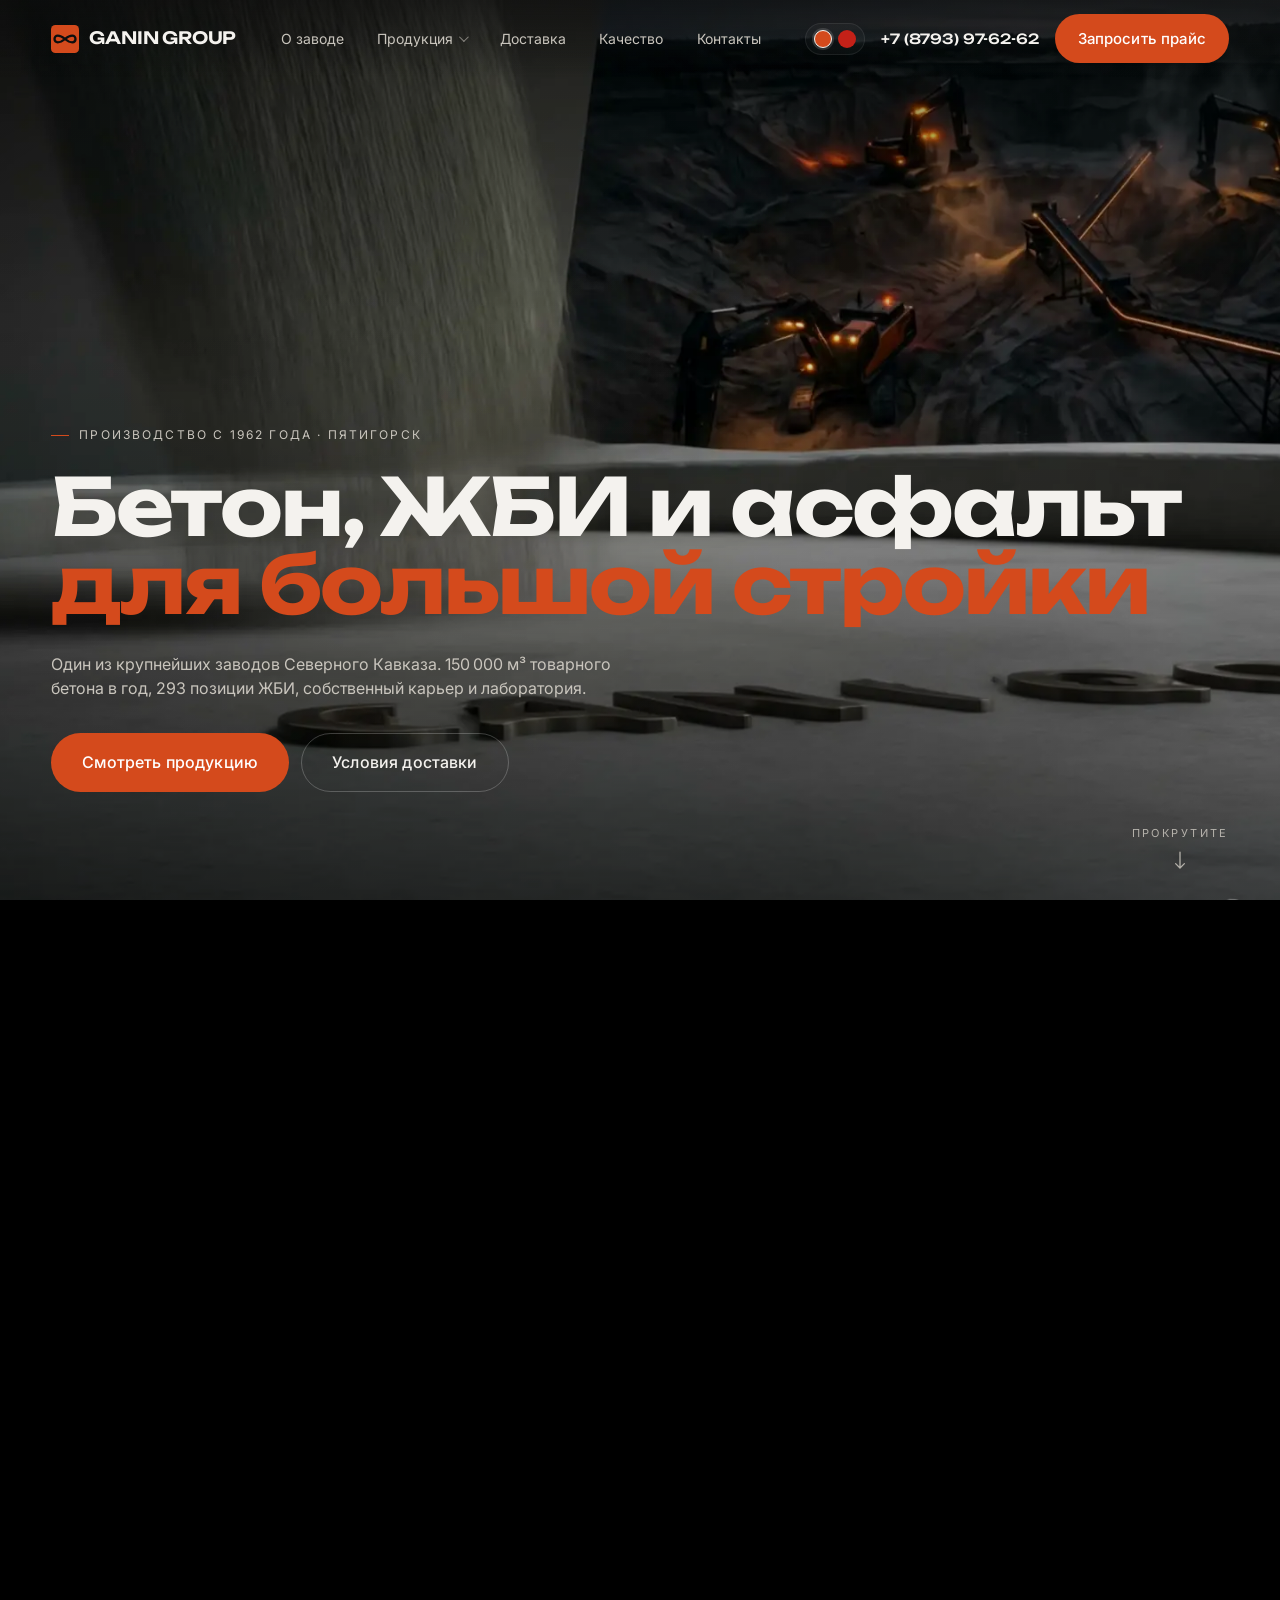
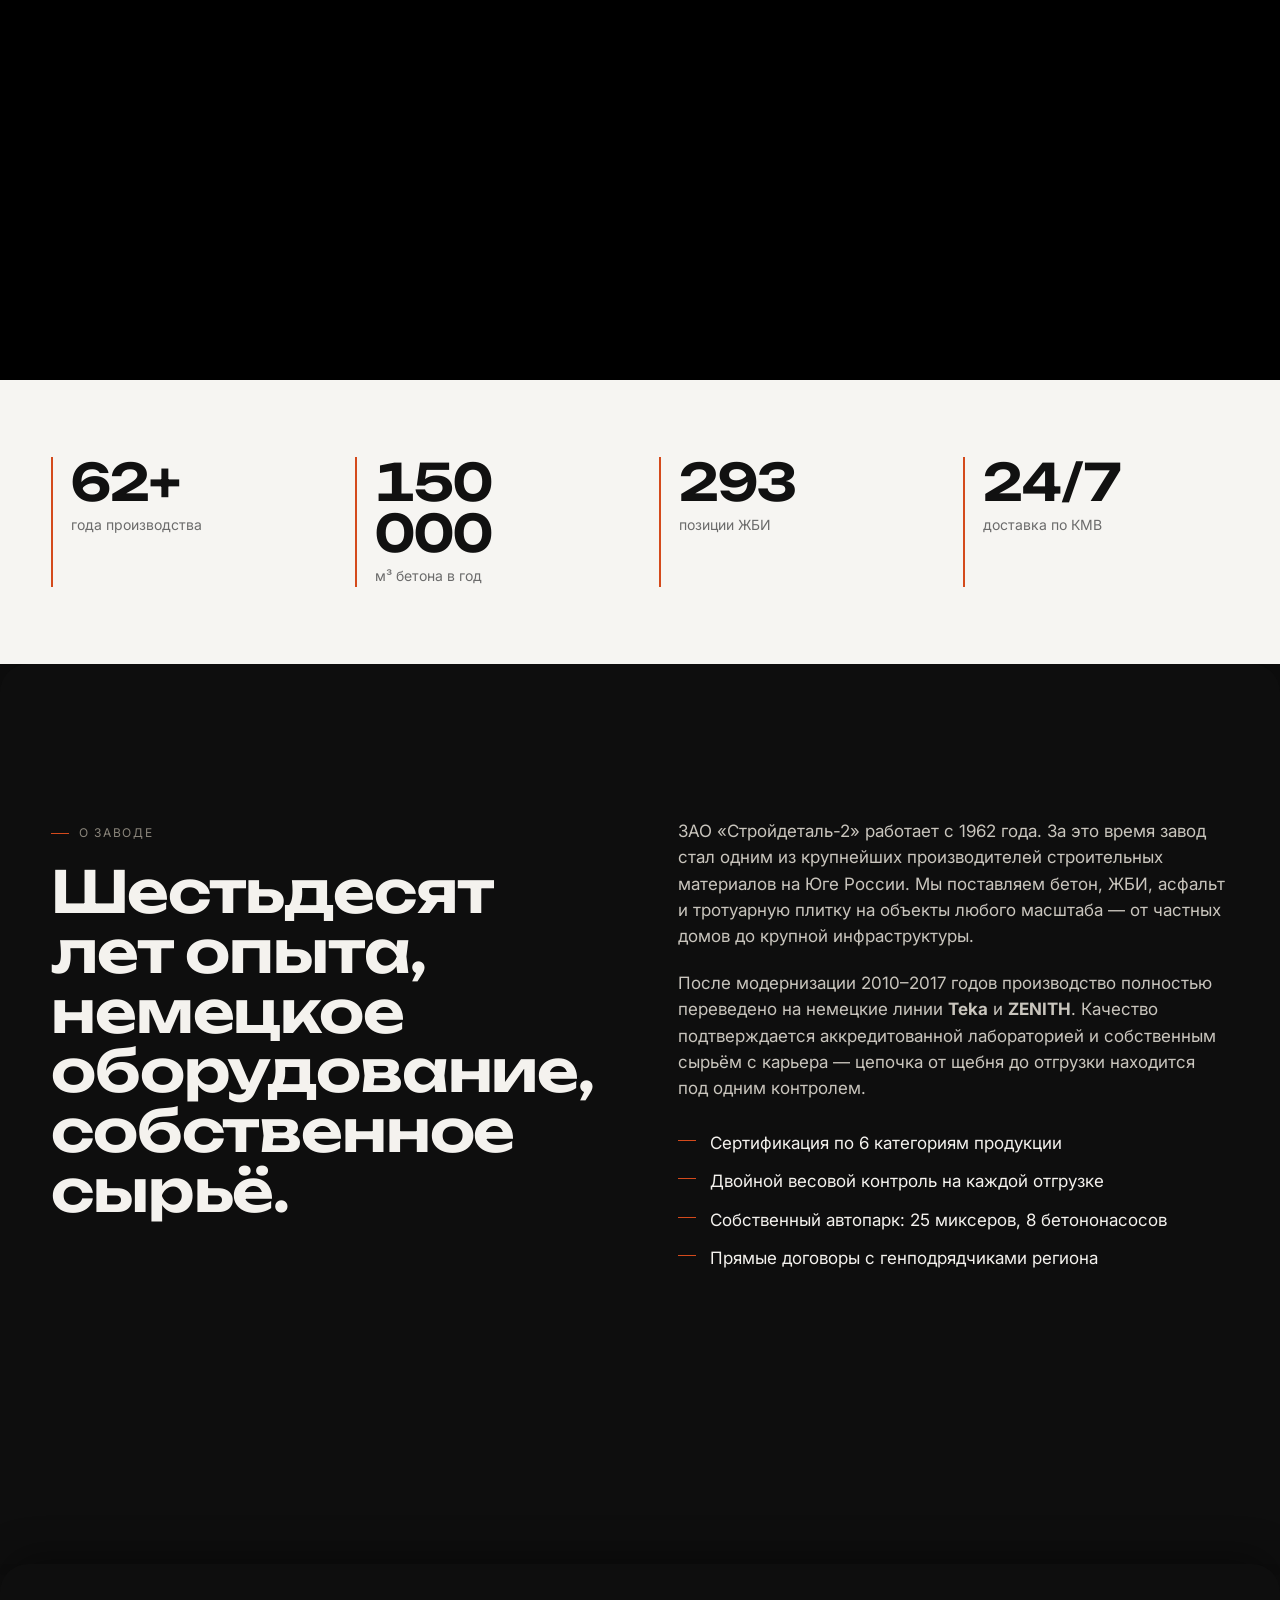
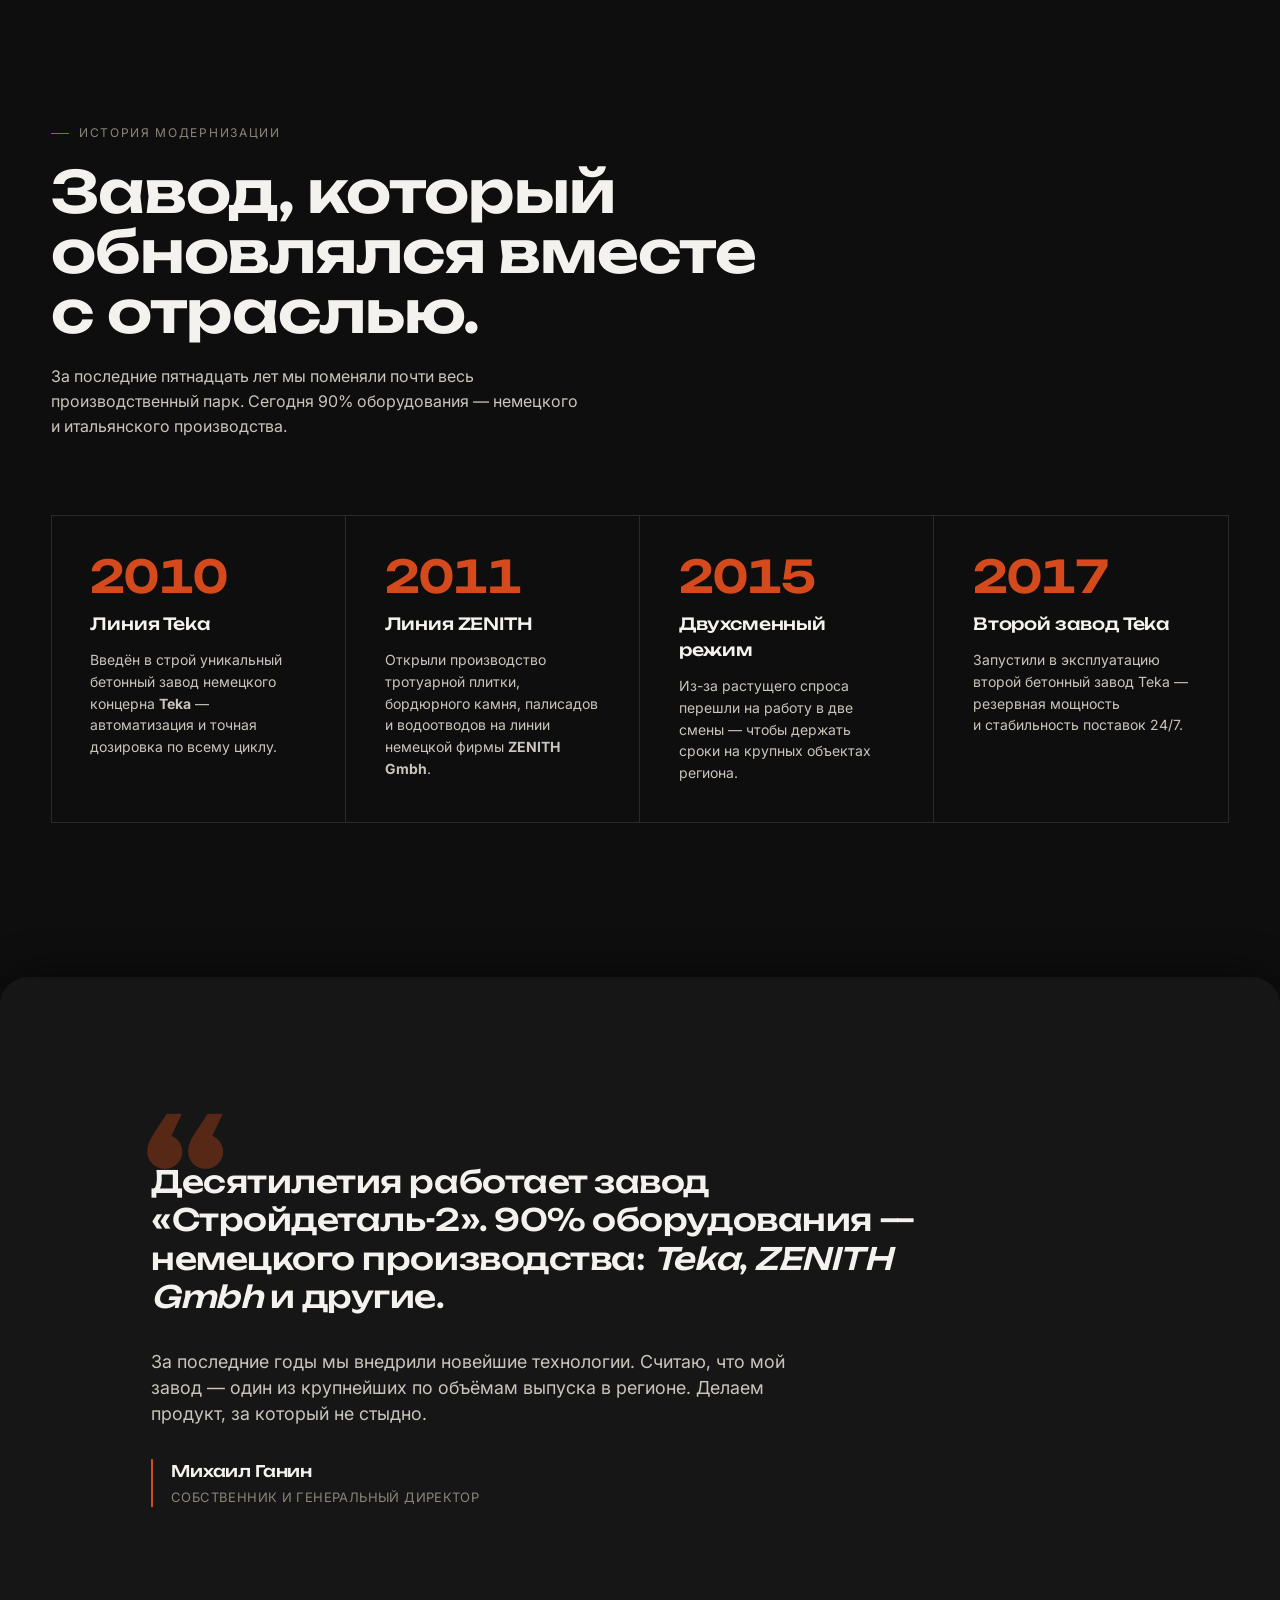
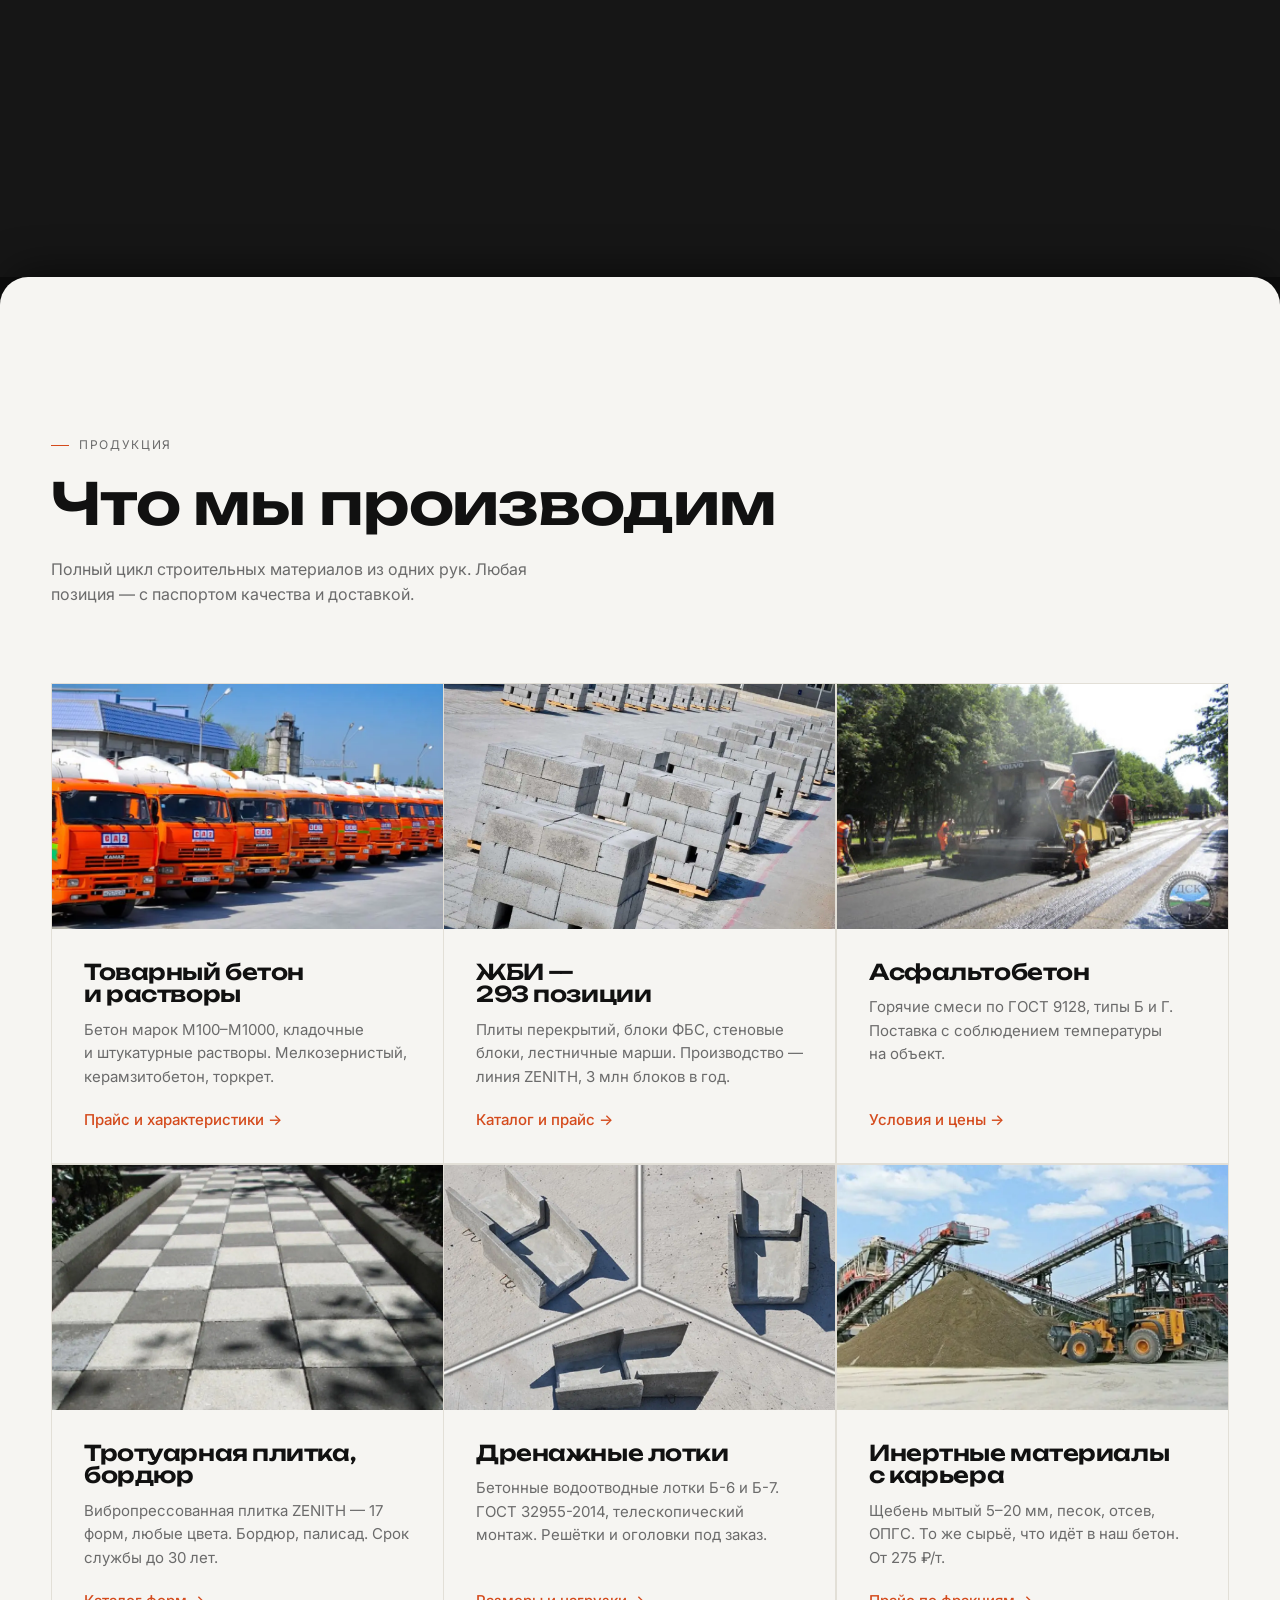
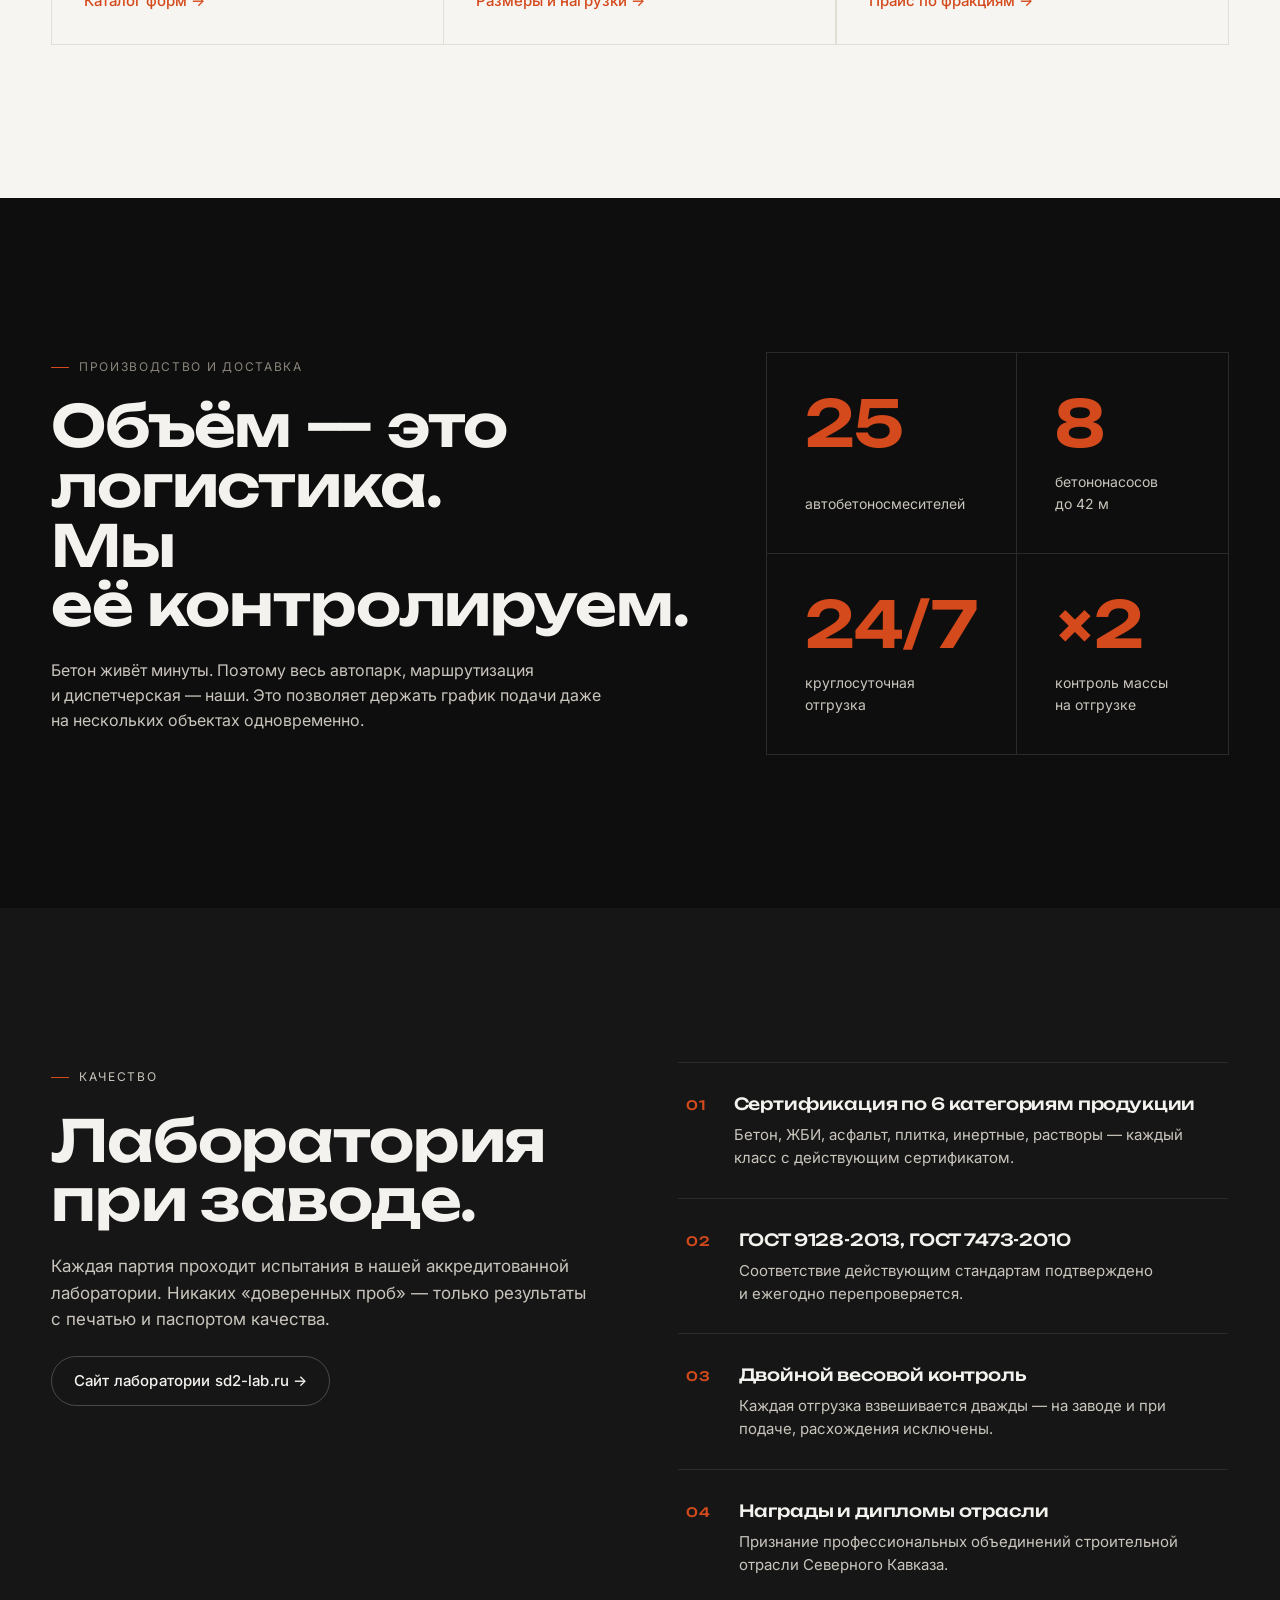
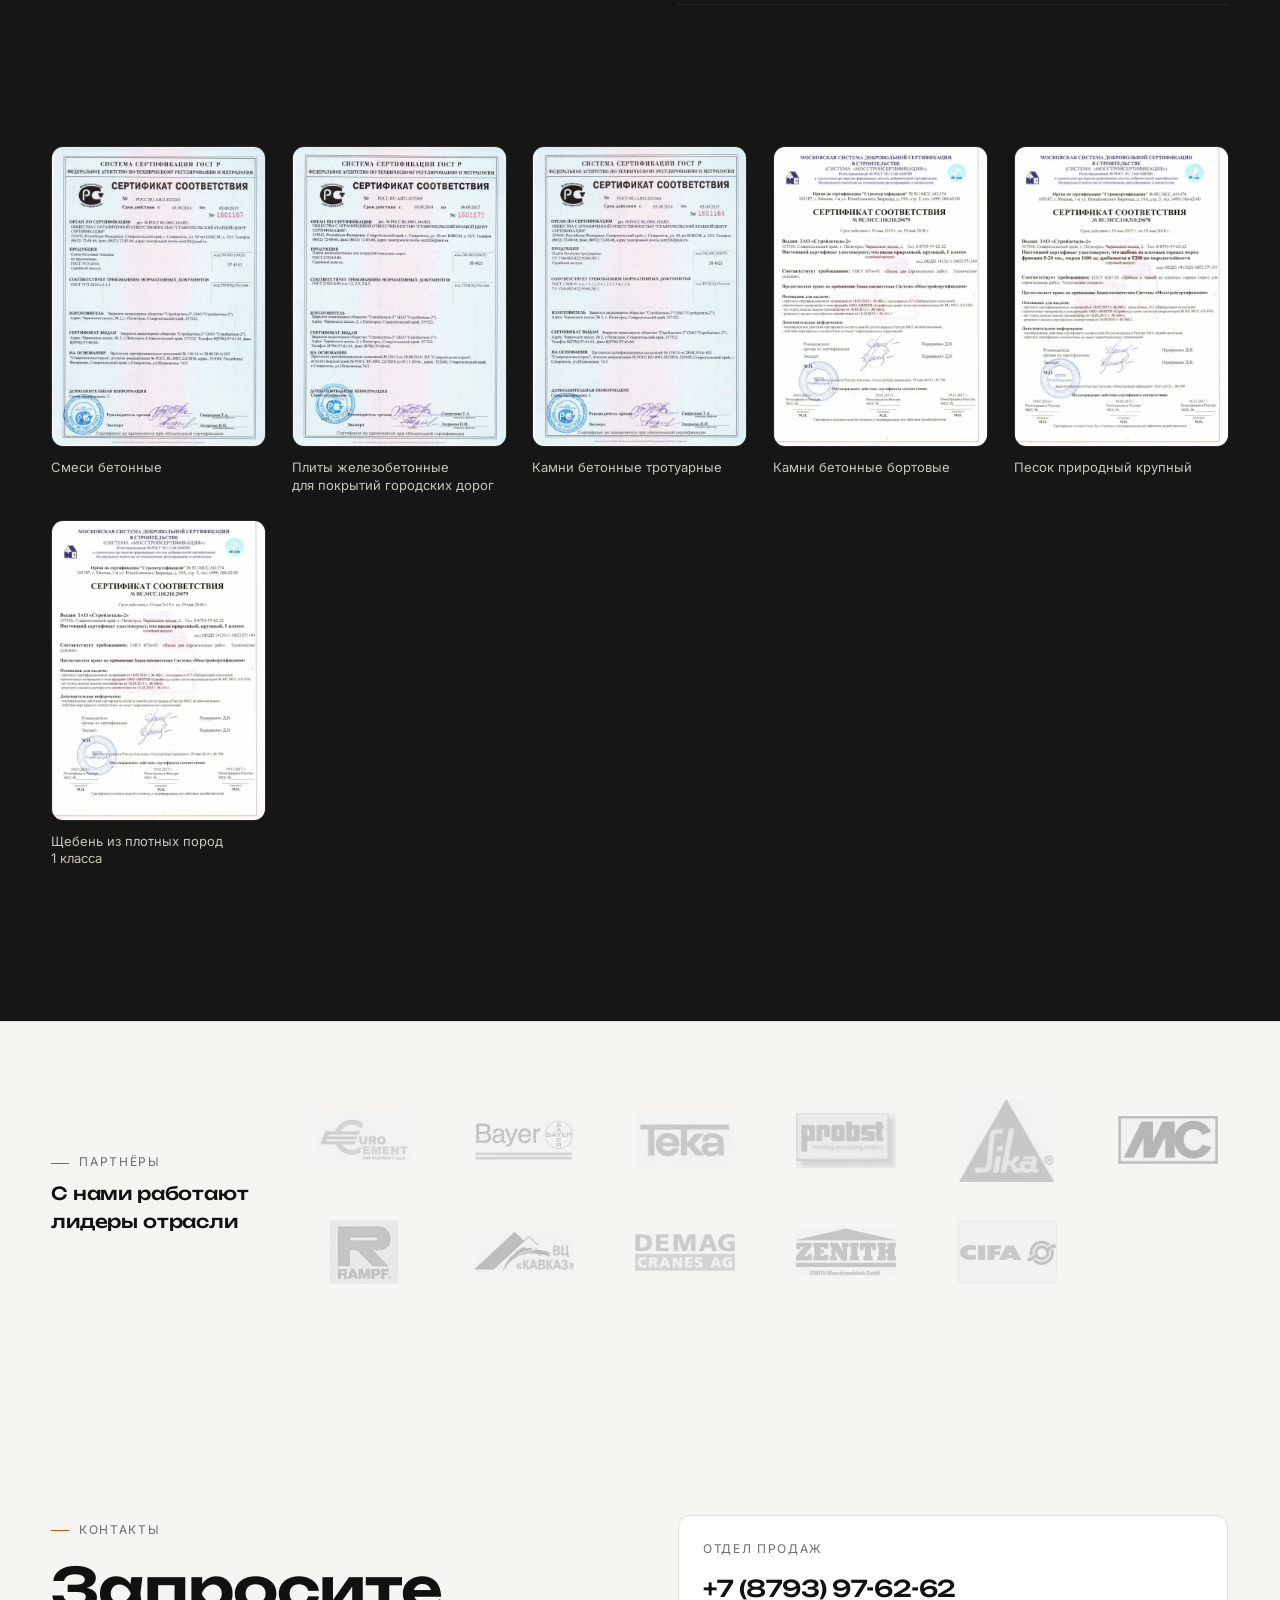
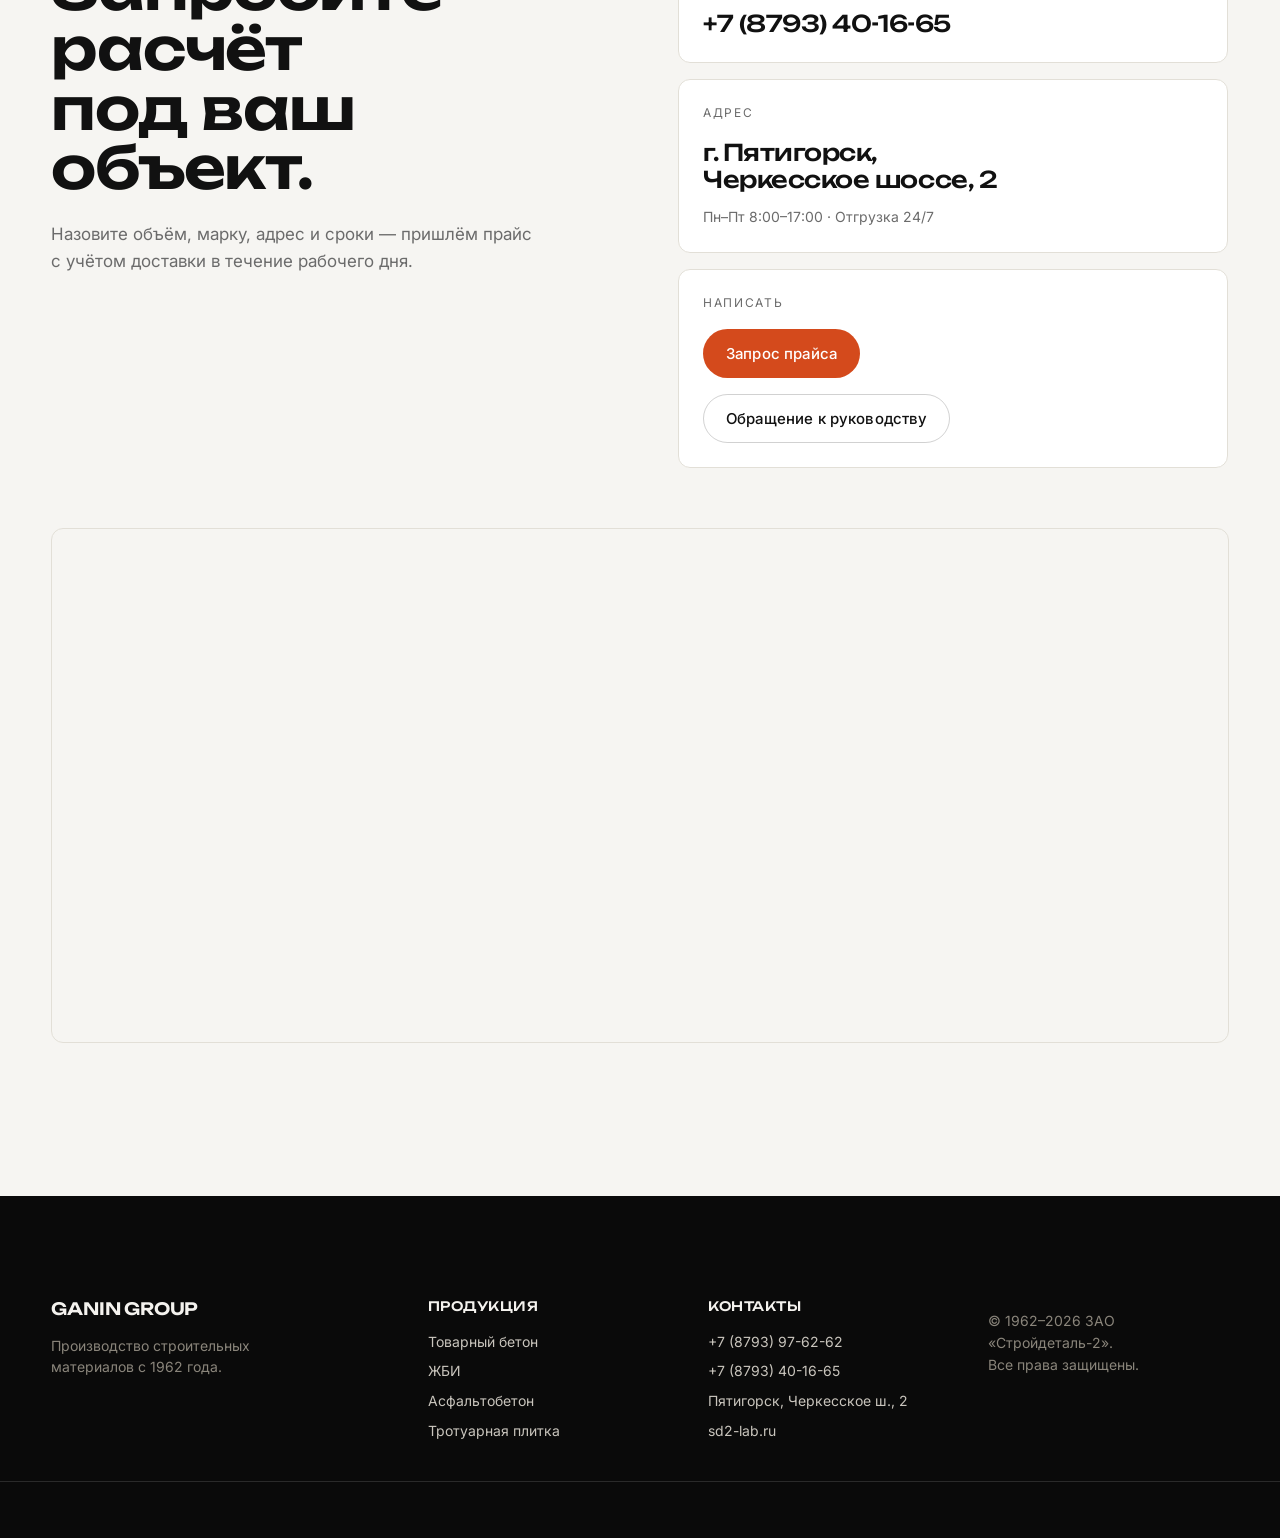
<file: index.html>
<!doctype html>
<html lang="ru">
<head>
  <meta charset="utf-8" />
  <meta name="viewport" content="width=device-width, initial-scale=1, viewport-fit=cover" />
  <meta name="theme-color" content="#0E0E0E" />
  <title>Стройдеталь-2 — бетон, ЖБИ и асфальт в Пятигорске с 1962 года</title>
  <meta name="description" content="ЗАО «Стройдеталь-2» — один из крупнейших заводов на Юге России. Товарный бетон, ЖБИ, асфальтобетон, тротуарная плитка. Круглосуточная доставка по КМВ. Собственная лаборатория и карьер." />

  <link rel="preconnect" href="https://fonts.googleapis.com" />
  <link rel="preconnect" href="https://fonts.gstatic.com" crossorigin />
  <link rel="stylesheet" href="https://fonts.googleapis.com/css2?family=Inter:wght@400;500;600&family=Unbounded:wght@500;600;700&display=swap" />

  <link rel="stylesheet" href="assets/css/styles.css" />
</head>
<body>

<!-- ============ HEADER ============ -->
<header class="site-header" data-header>
  <div class="container header-row">
    <a class="brand" href="#top" aria-label="GANIN GROUP — на главную">
      <svg class="brand__mark" viewBox="0 0 32 32" aria-hidden="true"><rect width="32" height="32" rx="5" fill="currentColor"/><path d="M 4 16 C 4 11, 10 11, 16 16 C 22 21, 28 21, 28 16 C 28 11, 22 11, 16 16 C 10 21, 4 21, 4 16 Z" fill="none" stroke="#0E0E0E" stroke-width="2.6" stroke-linecap="round" stroke-linejoin="round"/></svg>
      <span class="brand__name">GANIN GROUP</span>
    </a>

    <nav class="nav" aria-label="Основная навигация">
      <ul class="nav__list">
        <li><a href="#about">О заводе</a></li>
        <li class="nav__has-sub">
          <a href="#products" aria-haspopup="true">Продукция</a>
          <ul class="nav__sub" aria-label="Категории продукции">
            <li><a href="products/concrete.html">Товарный бетон и&nbsp;растворы</a></li>
            <li><a href="products/zhbi.html">ЖБИ <small>293 позиции</small></a></li>
            <li><a href="products/asphalt.html">Асфальтобетон</a></li>
            <li><a href="products/paving.html">Тротуарная плитка, бордюр</a></li>
            <li><a href="products/drainage.html">Дренажные лотки</a></li>
            <li><a href="products/quarry.html">Инертные материалы <small>карьер</small></a></li>
          </ul>
        </li>
        <li><a href="#delivery">Доставка</a></li>
        <li><a href="#quality">Качество</a></li>
        <li><a href="#contacts">Контакты</a></li>
      </ul>
    </nav>

    <div class="header-actions">
      <a class="phone-link" href="tel:+78793976262">+7 (8793) 97-62-62</a>
      <a class="btn btn--accent" href="#contacts">Запросить прайс</a>
    </div>

    <button class="burger" data-burger aria-label="Открыть меню" aria-expanded="false">
      <span></span><span></span><span></span>
    </button>
  </div>
</header>

<!-- ============ HERO with scroll video ============ -->
<section class="hero" id="top" data-hero>
  <div class="hero__sticky">
    <canvas class="hero__canvas" data-hero-canvas aria-hidden="true"></canvas>
    <img class="hero__fallback" data-hero-fallback src="assets/hero-frames/frame-001.webp" alt="" aria-hidden="true" />
    <div class="hero__shade"></div>

    <div class="container hero__content">
      <p class="hero__eyebrow">Производство с 1962 года · Пятигорск</p>
      <h1 class="hero__title">
        Бетон, ЖБИ&nbsp;и&nbsp;асфальт<br />
        <span class="accent">для большой стройки</span>
      </h1>
      <p class="hero__lede">
        Один из крупнейших заводов Северного Кавказа.
        150&thinsp;000&nbsp;м³ товарного бетона в&nbsp;год,
        293&nbsp;позиции ЖБИ, собственный карьер и&nbsp;лаборатория.
      </p>
      <div class="hero__cta">
        <a class="btn btn--accent btn--lg" href="#products">Смотреть продукцию</a>
        <a class="btn btn--ghost btn--lg" href="#delivery">Условия доставки</a>
      </div>
    </div>

    <div class="hero__scrollhint" aria-hidden="true">
      <span>Прокрутите</span>
      <svg viewBox="0 0 16 24" width="14" height="22"><path d="M8 2v18M3 15l5 5 5-5" stroke="currentColor" stroke-width="1.5" fill="none" stroke-linecap="round"/></svg>
    </div>
  </div>
</section>

<!-- ============ STATS STRIP ============ -->
<section class="stats" aria-label="Завод в цифрах">
  <div class="container stats__grid">
    <div class="stat reveal"><span class="stat__num">62+</span><span class="stat__label">года производства</span></div>
    <div class="stat reveal"><span class="stat__num">150 000</span><span class="stat__label">м³ бетона в год</span></div>
    <div class="stat reveal"><span class="stat__num">293</span><span class="stat__label">позиции ЖБИ</span></div>
    <div class="stat reveal"><span class="stat__num">24/7</span><span class="stat__label">доставка по КМВ</span></div>
  </div>
</section>

<!-- ============ ABOUT ============ -->
<section class="section about" id="about">
  <div class="container about__grid">
    <div class="about__head reveal">
      <p class="eyebrow">О заводе</p>
      <h2 class="h2">
        Шестьдесят лет опыта,<br />немецкое оборудование,<br />собственное сырьё.
      </h2>
    </div>
    <div class="about__body reveal">
      <p>
        ЗАО «Стройдеталь-2» работает с&nbsp;1962&nbsp;года. За&nbsp;это время
        завод стал одним из&nbsp;крупнейших производителей строительных
        материалов на&nbsp;Юге России. Мы&nbsp;поставляем бетон, ЖБИ,
        асфальт и&nbsp;тротуарную плитку на&nbsp;объекты любого масштаба&nbsp;—
        от&nbsp;частных домов до&nbsp;крупной инфраструктуры.
      </p>
      <p>
        После модернизации 2010–2017&nbsp;годов производство полностью
        переведено на&nbsp;немецкие линии&nbsp;<b>Teka</b> и&nbsp;<b>ZENITH</b>.
        Качество подтверждается аккредитованной лабораторией
        и&nbsp;собственным сырьём с&nbsp;карьера&nbsp;— цепочка от&nbsp;щебня
        до&nbsp;отгрузки находится под одним контролем.
      </p>
      <ul class="checklist">
        <li>Сертификация по&nbsp;6 категориям продукции</li>
        <li>Двойной весовой контроль на&nbsp;каждой отгрузке</li>
        <li>Собственный автопарк: 25&nbsp;миксеров, 8&nbsp;бетононасосов</li>
        <li>Прямые договоры с&nbsp;генподрядчиками региона</li>
      </ul>
    </div>
  </div>
</section>

<!-- ============ TIMELINE ============ -->
<section class="section timeline-section" aria-label="История модернизации">
  <div class="container">
    <header class="section__head reveal">
      <p class="eyebrow">История модернизации</p>
      <h2 class="h2">Завод, который<br/>обновлялся вместе с&nbsp;отраслью.</h2>
      <p class="section__lede">
        За&nbsp;последние пятнадцать лет мы&nbsp;поменяли почти весь
        производственный парк. Сегодня 90% оборудования&nbsp;— немецкого
        и&nbsp;итальянского производства.
      </p>
    </header>

    <ol class="timeline reveal">
      <li>
        <span class="timeline__year">2010</span>
        <h4>Линия Teka</h4>
        <p>Введён в&nbsp;строй уникальный бетонный завод немецкого концерна <b>Teka</b>&nbsp;— автоматизация и&nbsp;точная дозировка по&nbsp;всему циклу.</p>
      </li>
      <li>
        <span class="timeline__year">2011</span>
        <h4>Линия ZENITH</h4>
        <p>Открыли производство тротуарной плитки, бордюрного камня, палисадов и&nbsp;водоотводов на&nbsp;линии немецкой фирмы <b>ZENITH Gmbh</b>.</p>
      </li>
      <li>
        <span class="timeline__year">2015</span>
        <h4>Двухсменный режим</h4>
        <p>Из-за растущего спроса перешли на&nbsp;работу в&nbsp;две смены&nbsp;— чтобы держать сроки на&nbsp;крупных объектах региона.</p>
      </li>
      <li>
        <span class="timeline__year">2017</span>
        <h4>Второй завод Teka</h4>
        <p>Запустили в&nbsp;эксплуатацию второй бетонный завод Teka&nbsp;— резервная мощность и&nbsp;стабильность поставок 24/7.</p>
      </li>
    </ol>
  </div>
</section>

<!-- ============ DIRECTOR QUOTE ============ -->
<section class="quote-block" aria-label="Слово директора">
  <div class="container">
    <blockquote class="quote reveal">
      <p class="quote__text">
        Десятилетия работает завод «Стройдеталь-2». 90% оборудования&nbsp;—
        немецкого производства: <i>Teka</i>, <i>ZENITH Gmbh</i> и&nbsp;другие.
      </p>
      <p class="quote__text">
        За&nbsp;последние годы мы&nbsp;внедрили новейшие технологии. Считаю,
        что мой завод&nbsp;— один из&nbsp;крупнейших по&nbsp;объёмам выпуска
        в&nbsp;регионе. Делаем продукт, за&nbsp;который не&nbsp;стыдно.
      </p>
      <footer class="quote__author">
        <cite>Михаил Ганин</cite>
        <span>Собственник и&nbsp;генеральный директор</span>
      </footer>
    </blockquote>
  </div>
</section>

<!-- ============ PRODUCTS ============ -->
<section class="section products" id="products">
  <div class="container">
    <header class="section__head reveal">
      <p class="eyebrow">Продукция</p>
      <h2 class="h2">Что мы производим</h2>
      <p class="section__lede">
        Полный цикл строительных материалов из&nbsp;одних рук.
        Любая позиция&nbsp;— с&nbsp;паспортом качества и&nbsp;доставкой.
      </p>
    </header>

    <div class="products__grid">
      <a class="product reveal" href="products/concrete.html">
        <div class="product__media">
          <img src="assets/img/products/concrete.webp" alt="Автопарк автобетоносмесителей завода «Стройдеталь-2»" loading="lazy" width="1280" height="800" />
        </div>
        <div class="product__body">
          <h3 class="product__title">Товарный бетон<br/>и&nbsp;растворы</h3>
          <p>Бетон марок М100–М1000, кладочные и&nbsp;штукатурные растворы. Мелкозернистый, керамзитобетон, торкрет.</p>
          <span class="product__more">Прайс и&nbsp;характеристики →</span>
        </div>
      </a>

      <a class="product reveal" href="products/zhbi.html">
        <div class="product__media">
          <img src="assets/img/products/jbi.webp" alt="Стеновые блоки ЖБИ на территории завода" loading="lazy" width="1280" height="800" />
        </div>
        <div class="product__body">
          <h3 class="product__title">ЖБИ —<br/>293 позиции</h3>
          <p>Плиты перекрытий, блоки ФБС, стеновые блоки, лестничные марши. Производство&nbsp;— линия ZENITH, 3&nbsp;млн&nbsp;блоков в&nbsp;год.</p>
          <span class="product__more">Каталог и&nbsp;прайс →</span>
        </div>
      </a>

      <a class="product reveal" href="products/asphalt.html">
        <div class="product__media">
          <img src="assets/img/products/asphalt.webp" alt="Укладка асфальта дорожным катком" loading="lazy" width="1280" height="800" />
        </div>
        <div class="product__body">
          <h3 class="product__title">Асфальтобетон</h3>
          <p>Горячие смеси по&nbsp;ГОСТ&nbsp;9128, типы&nbsp;Б и&nbsp;Г. Поставка с&nbsp;соблюдением температуры на&nbsp;объект.</p>
          <span class="product__more">Условия и&nbsp;цены →</span>
        </div>
      </a>

      <a class="product reveal" href="products/paving.html">
        <div class="product__media">
          <img src="assets/img/products/paving.webp" alt="Уложенная тротуарная плитка завода «Стройдеталь-2»" loading="lazy" width="1280" height="800" />
        </div>
        <div class="product__body">
          <h3 class="product__title">Тротуарная плитка,<br/>бордюр</h3>
          <p>Вибропрессованная плитка ZENITH&nbsp;— 17 форм, любые цвета. Бордюр, палисад. Срок службы до&nbsp;30&nbsp;лет.</p>
          <span class="product__more">Каталог форм →</span>
        </div>
      </a>

      <a class="product reveal" href="products/drainage.html">
        <div class="product__media">
          <img src="assets/img/products/drainage.webp" alt="Водоотводные лотки Б-7 — три вида" loading="lazy" width="1280" height="800" />
        </div>
        <div class="product__body">
          <h3 class="product__title">Дренажные лотки</h3>
          <p>Бетонные водоотводные лотки Б-6 и&nbsp;Б-7. ГОСТ&nbsp;32955-2014, телескопический монтаж. Решётки и&nbsp;оголовки под заказ.</p>
          <span class="product__more">Размеры и&nbsp;нагрузки →</span>
        </div>
      </a>

      <a class="product reveal" href="products/quarry.html">
        <div class="product__media">
          <img src="assets/img/products/quarry.webp" alt="Карьер: щебнесортировочный комплекс и погрузчик" loading="lazy" width="1280" height="800" />
        </div>
        <div class="product__body">
          <h3 class="product__title">Инертные материалы<br/>с&nbsp;карьера</h3>
          <p>Щебень мытый 5–20&nbsp;мм, песок, отсев, ОПГС. То&nbsp;же сырьё, что идёт в&nbsp;наш бетон. От&nbsp;275&nbsp;₽/т.</p>
          <span class="product__more">Прайс по&nbsp;фракциям →</span>
        </div>
      </a>
    </div>
  </div>
</section>

<!-- ============ DELIVERY ============ -->
<section class="section delivery" id="delivery">
  <div class="container delivery__grid">
    <div class="delivery__head reveal">
      <p class="eyebrow">Производство и&nbsp;доставка</p>
      <h2 class="h2">Объём — это логистика.<br/>Мы её&nbsp;контролируем.</h2>
      <p class="section__lede">
        Бетон живёт минуты. Поэтому весь автопарк, маршрутизация
        и&nbsp;диспетчерская&nbsp;— наши. Это позволяет держать
        график подачи даже на&nbsp;нескольких объектах одновременно.
      </p>
    </div>

    <div class="delivery__metrics">
      <div class="metric reveal">
        <span class="metric__num">25</span>
        <span class="metric__label">автобетоносмесителей</span>
      </div>
      <div class="metric reveal">
        <span class="metric__num">8</span>
        <span class="metric__label">бетононасосов до&nbsp;42&nbsp;м</span>
      </div>
      <div class="metric reveal">
        <span class="metric__num">24/7</span>
        <span class="metric__label">круглосуточная отгрузка</span>
      </div>
      <div class="metric reveal">
        <span class="metric__num">×2</span>
        <span class="metric__label">контроль массы на&nbsp;отгрузке</span>
      </div>
    </div>
  </div>
</section>

<!-- ============ QUALITY ============ -->
<section class="section quality" id="quality">
  <div class="container quality__grid">
    <div class="quality__head reveal">
      <p class="eyebrow">Качество</p>
      <h2 class="h2">Лаборатория<br/>при заводе.</h2>
      <p>
        Каждая партия проходит испытания в&nbsp;нашей аккредитованной
        лаборатории. Никаких «доверенных проб»&nbsp;— только результаты
        с&nbsp;печатью и&nbsp;паспортом качества.
      </p>
      <a class="btn btn--ghost" href="https://sd2-lab.ru" target="_blank" rel="noopener">
        Сайт лаборатории sd2-lab.ru →
      </a>
    </div>
    <ul class="quality__list reveal">
      <li>
        <span class="quality__num">01</span>
        <div>
          <h4>Сертификация по&nbsp;6 категориям продукции</h4>
          <p>Бетон, ЖБИ, асфальт, плитка, инертные, растворы&nbsp;— каждый класс с&nbsp;действующим сертификатом.</p>
        </div>
      </li>
      <li>
        <span class="quality__num">02</span>
        <div>
          <h4>ГОСТ 9128-2013, ГОСТ 7473-2010</h4>
          <p>Соответствие действующим стандартам подтверждено и&nbsp;ежегодно перепроверяется.</p>
        </div>
      </li>
      <li>
        <span class="quality__num">03</span>
        <div>
          <h4>Двойной весовой контроль</h4>
          <p>Каждая отгрузка взвешивается дважды&nbsp;— на&nbsp;заводе и&nbsp;при подаче, расхождения исключены.</p>
        </div>
      </li>
      <li>
        <span class="quality__num">04</span>
        <div>
          <h4>Награды и&nbsp;дипломы отрасли</h4>
          <p>Признание профессиональных объединений строительной отрасли Северного Кавказа.</p>
        </div>
      </li>
    </ul>

    <ul class="cert-grid reveal" aria-label="Сертификаты соответствия ГОСТ Р">
      <li>
        <figure><img src="assets/img/certificates/sertif-1.webp" alt="Сертификат соответствия — бетонные смеси" loading="lazy" /></figure>
        <figcaption>Смеси бетонные</figcaption>
      </li>
      <li>
        <figure><img src="assets/img/certificates/sertif-2.webp" alt="Сертификат — плиты железобетонные для покрытий городских дорог" loading="lazy" /></figure>
        <figcaption>Плиты железобетонные для&nbsp;покрытий городских дорог</figcaption>
      </li>
      <li>
        <figure><img src="assets/img/certificates/sertif-3.webp" alt="Сертификат — камни бетонные тротуарные" loading="lazy" /></figure>
        <figcaption>Камни бетонные тротуарные</figcaption>
      </li>
      <li>
        <figure><img src="assets/img/certificates/sertif-4.webp" alt="Сертификат — камни бетонные бортовые" loading="lazy" /></figure>
        <figcaption>Камни бетонные бортовые</figcaption>
      </li>
      <li>
        <figure><img src="assets/img/certificates/sertif-5.webp" alt="Сертификат — песок природный крупный" loading="lazy" /></figure>
        <figcaption>Песок природный крупный</figcaption>
      </li>
      <li>
        <figure><img src="assets/img/certificates/sertif-6.webp" alt="Сертификат — щебень из плотных пород 1 класса" loading="lazy" /></figure>
        <figcaption>Щебень из&nbsp;плотных пород 1&nbsp;класса</figcaption>
      </li>
    </ul>
  </div>
</section>

<!-- ============ PARTNERS STRIP ============ -->
<section class="partners-strip reveal" aria-label="Партнёры и поставщики">
  <div class="container">
    <div class="partners-strip__head">
      <p class="eyebrow">Партнёры</p>
      <h3>С&nbsp;нами работают<br/>лидеры отрасли</h3>
    </div>
    <ul class="partners-list">
      <li><img src="assets/img/partners/partner-1640221.webp" alt="EuroCement" loading="lazy" /></li>
      <li><img src="assets/img/partners/partner-2154102.webp" alt="" loading="lazy" /></li>
      <li><img src="assets/img/partners/partner-2274167.webp" alt="" loading="lazy" /></li>
      <li><img src="assets/img/partners/partner-2817532.webp" alt="" loading="lazy" /></li>
      <li><img src="assets/img/partners/partner-4045064.webp" alt="" loading="lazy" /></li>
      <li><img src="assets/img/partners/partner-4226581.webp" alt="" loading="lazy" /></li>
      <li><img src="assets/img/partners/partner-4634172.webp" alt="" loading="lazy" /></li>
      <li><img src="assets/img/partners/partner-6621580.webp" alt="" loading="lazy" /></li>
      <li><img src="assets/img/partners/partner-6724278.webp" alt="" loading="lazy" /></li>
      <li><img src="assets/img/partners/partner-7723341.webp" alt="ZENITH Maschinenfabrik" loading="lazy" /></li>
      <li><img src="assets/img/partners/partner-8681037.webp" alt="" loading="lazy" /></li>
    </ul>
  </div>
</section>

<!-- ============ CONTACTS ============ -->
<section class="section contacts" id="contacts">
  <div class="container contacts__grid">
    <div class="contacts__head reveal">
      <p class="eyebrow">Контакты</p>
      <h2 class="h2">Запросите расчёт<br/>под ваш объект.</h2>
      <p>
        Назовите объём, марку, адрес и&nbsp;сроки&nbsp;—
        пришлём прайс с&nbsp;учётом доставки в&nbsp;течение
        рабочего дня.
      </p>
    </div>

    <div class="contacts__cards">
      <div class="ccard reveal">
        <p class="ccard__label">Отдел продаж</p>
        <a class="ccard__big" href="tel:+78793976262">+7 (8793) 97-62-62</a>
        <a class="ccard__big" href="tel:+78793401665">+7 (8793) 40-16-65</a>
      </div>
      <div class="ccard reveal">
        <p class="ccard__label">Адрес</p>
        <p class="ccard__big">г.&nbsp;Пятигорск,<br/>Черкесское шоссе, 2</p>
        <p class="ccard__muted">Пн–Пт 8:00–17:00 · Отгрузка 24/7</p>
      </div>
      <div class="ccard reveal">
        <p class="ccard__label">Написать</p>
        <a class="btn btn--accent" href="mailto:info@sd2-kmv.ru?subject=%D0%97%D0%B0%D0%BF%D1%80%D0%BE%D1%81%20%D0%BF%D1%80%D0%B0%D0%B9%D1%81%D0%B0&body=%D0%9E%D0%B1%D1%8A%D0%B5%D0%BA%D1%82%3A%20%0A%D0%9F%D1%80%D0%BE%D0%B4%D1%83%D0%BA%D1%86%D0%B8%D1%8F%3A%20%0A%D0%9E%D0%B1%D1%8A%D1%91%D0%BC%3A%20%0A%D0%A1%D1%80%D0%BE%D0%BA%D0%B8%3A%20%0A%D0%9A%D0%BE%D0%BD%D1%82%D0%B0%D0%BA%D1%82%3A%20">Запрос прайса</a>
        <a class="btn btn--ghost" href="mailto:director@sd2-kmv.ru?subject=%D0%9E%D0%B1%D1%80%D0%B0%D1%89%D0%B5%D0%BD%D0%B8%D0%B5%20%D0%BA%20%D0%B3%D0%B5%D0%BD%D0%B4%D0%B8%D1%80%D0%B5%D0%BA%D1%82%D0%BE%D1%80%D1%83">Обращение к&nbsp;руководству</a>
      </div>
    </div>

    <div class="contacts__map reveal">
      <iframe
        src="https://yandex.com/map-widget/v1/?ll=43.063%2C44.063&z=15&pt=43.063%2C44.063%2Cpm2rdm&mode=search&sctx=ZAAAAAgB"
        title="Карта проезда: Пятигорск, Черкесское шоссе, 2"
        loading="lazy"
        allow="geolocation"
        referrerpolicy="no-referrer-when-downgrade"
      ></iframe>
      <noscript>
        <p>Карта недоступна. Адрес: г. Пятигорск, Черкесское шоссе, 2.</p>
      </noscript>
    </div>
  </div>
</section>

<!-- ============ FOOTER ============ -->
<footer class="footer">
  <div class="container footer__grid">
    <div class="footer__brand">
      <span class="brand__name">GANIN GROUP</span>
      <p>Производство строительных материалов с&nbsp;1962&nbsp;года.</p>
    </div>
    <div class="footer__col">
      <p class="footer__h">Продукция</p>
      <ul>
        <li><a href="#products">Товарный бетон</a></li>
        <li><a href="#products">ЖБИ</a></li>
        <li><a href="#products">Асфальтобетон</a></li>
        <li><a href="#products">Тротуарная плитка</a></li>
      </ul>
    </div>
    <div class="footer__col">
      <p class="footer__h">Контакты</p>
      <ul>
        <li><a href="tel:+78793976262">+7 (8793) 97-62-62</a></li>
        <li><a href="tel:+78793401665">+7 (8793) 40-16-65</a></li>
        <li>Пятигорск, Черкесское ш., 2</li>
        <li><a href="https://sd2-lab.ru" rel="noopener" target="_blank">sd2-lab.ru</a></li>
      </ul>
    </div>
    <div class="footer__col footer__legal">
      <p>© 1962–<span data-year>2026</span> ЗАО «Стройдеталь-2».<br/>Все права защищены.</p>
    </div>
  </div>
</footer>

<script src="assets/js/main.js" defer></script>
</body>
</html>
</file>
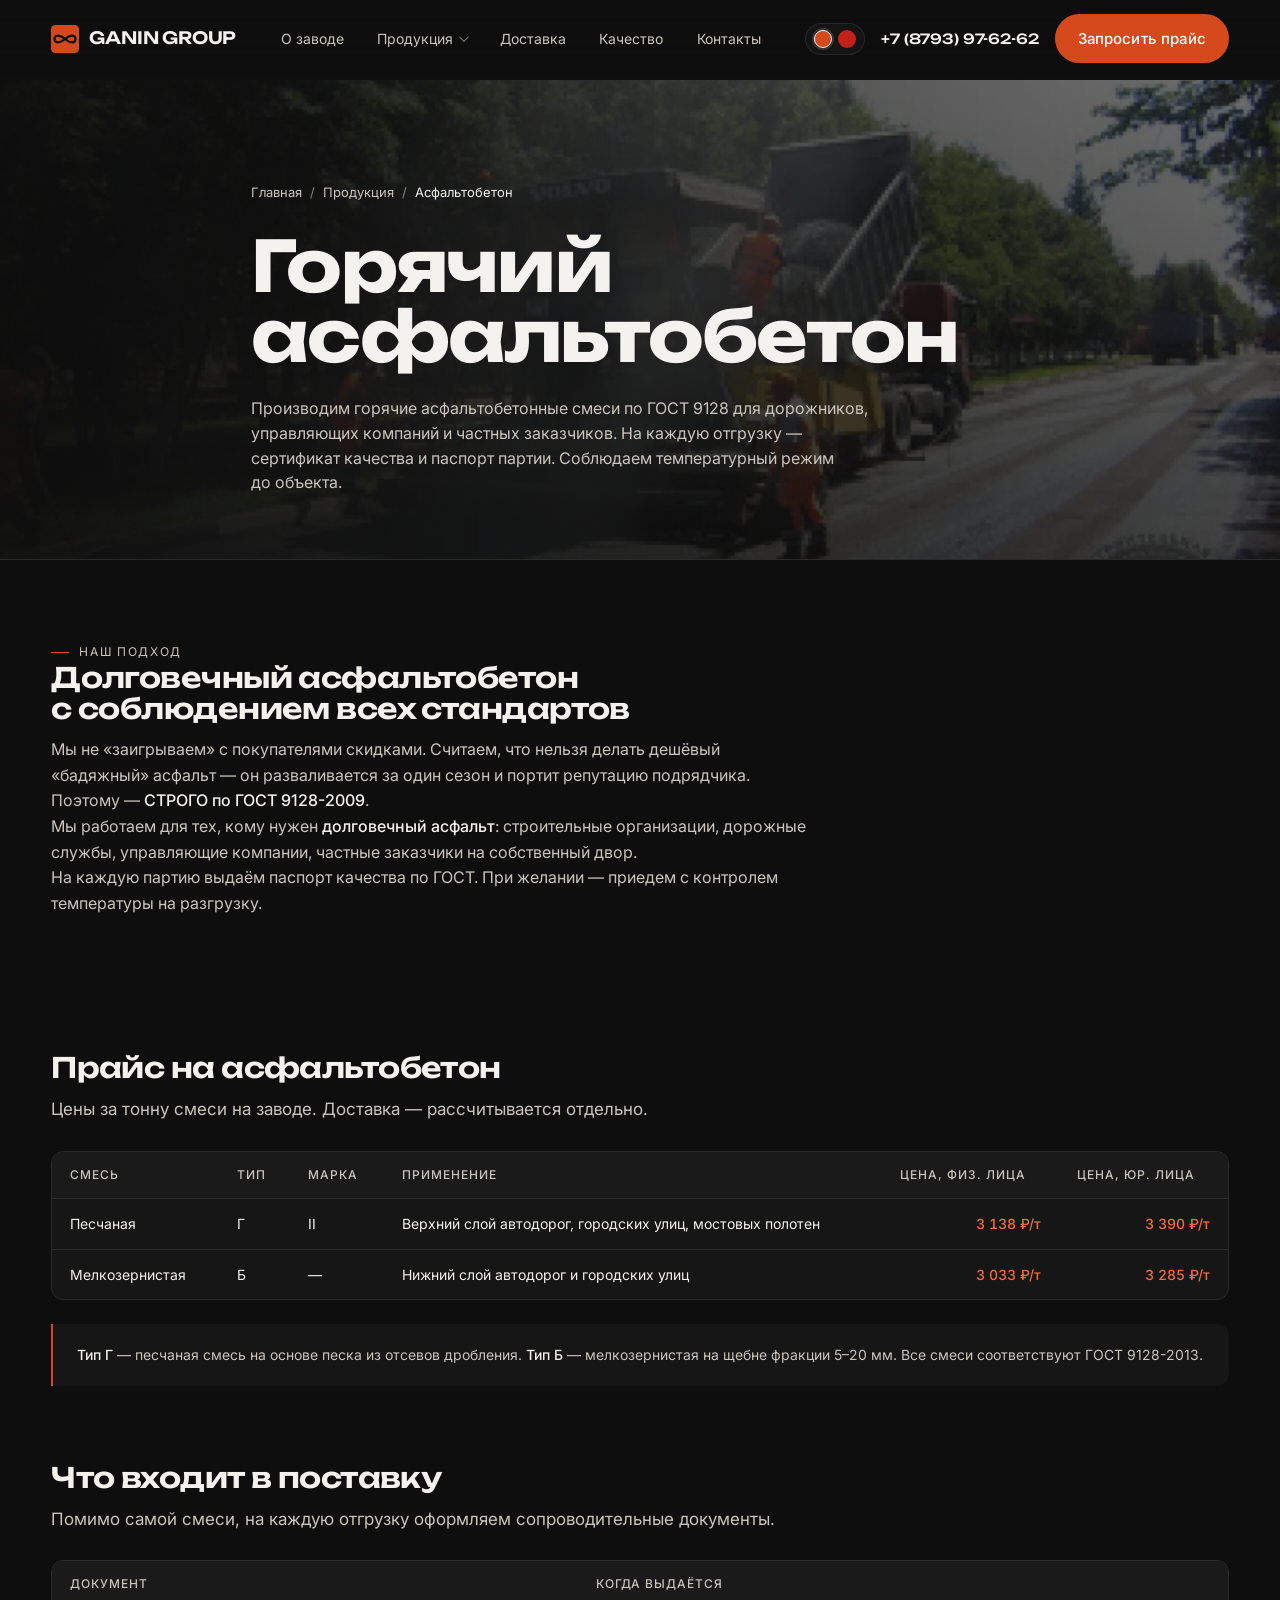
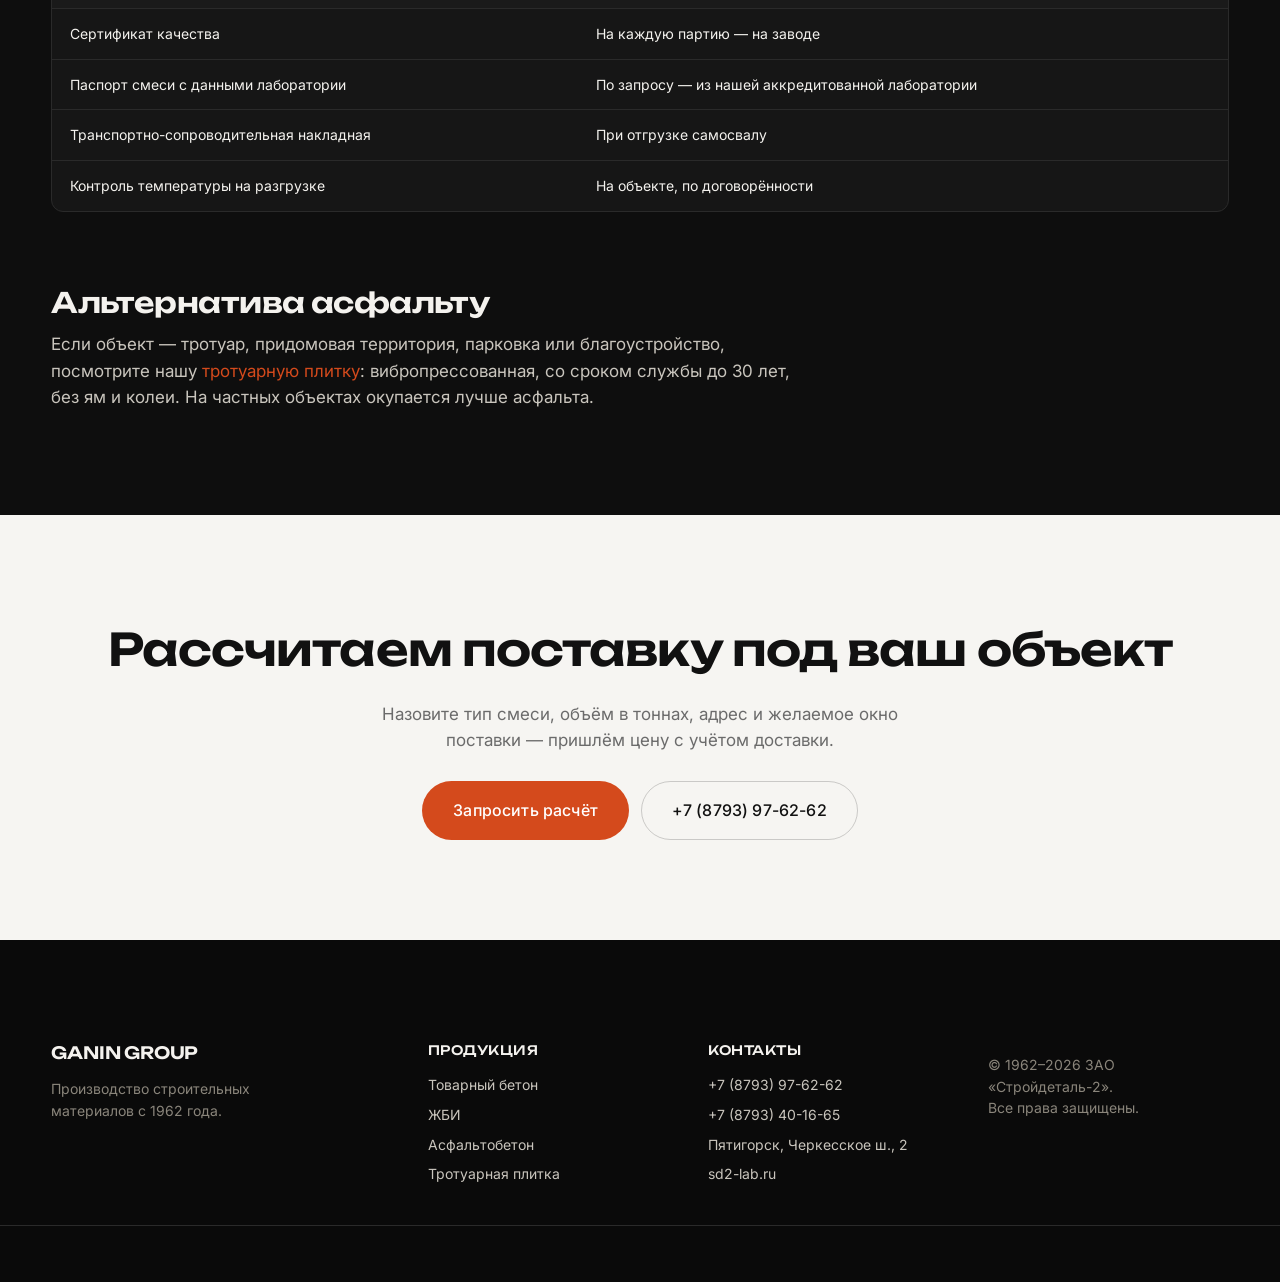
<file: products/asphalt.html>
<!doctype html>
<html lang="ru">
<head>
  <meta charset="utf-8" />
  <meta name="viewport" content="width=device-width, initial-scale=1, viewport-fit=cover" />
  <meta name="theme-color" content="#0E0E0E" />
  <title>Асфальтобетон — Стройдеталь-2, Пятигорск</title>
  <meta name="description" content="Горячий асфальтобетон по ГОСТ 9128 для дорог, городских улиц и мостовых полотен. Песчаная и мелкозернистая смесь. Доставка с соблюдением температуры на объект." />

  <link rel="preconnect" href="https://fonts.googleapis.com" />
  <link rel="preconnect" href="https://fonts.gstatic.com" crossorigin />
  <link rel="stylesheet" href="https://fonts.googleapis.com/css2?family=Inter:wght@400;500;600&family=Unbounded:wght@500;600;700&display=swap" />
  <link rel="stylesheet" href="../assets/css/styles.css" />
</head>
<body>

<header class="site-header" data-header>
  <div class="container header-row">
    <a class="brand" href="../index.html" aria-label="GANIN GROUP — на главную">
      <svg class="brand__mark" viewBox="0 0 32 32" aria-hidden="true"><rect width="32" height="32" rx="5" fill="currentColor"/><path d="M 4 16 C 4 11, 10 11, 16 16 C 22 21, 28 21, 28 16 C 28 11, 22 11, 16 16 C 10 21, 4 21, 4 16 Z" fill="none" stroke="#0E0E0E" stroke-width="2.6" stroke-linecap="round" stroke-linejoin="round"/></svg>
      <span class="brand__name">GANIN GROUP</span>
    </a>
    <nav class="nav" aria-label="Основная навигация">
      <ul class="nav__list">
        <li><a href="../index.html#about">О заводе</a></li>
        <li class="nav__has-sub">
          <a href="../index.html#products" aria-haspopup="true">Продукция</a>
          <ul class="nav__sub" aria-label="Категории продукции">
            <li><a href="concrete.html">Товарный бетон и&nbsp;растворы</a></li>
            <li><a href="zhbi.html">ЖБИ <small>293 позиции</small></a></li>
            <li><a href="asphalt.html">Асфальтобетон</a></li>
            <li><a href="paving.html">Тротуарная плитка, бордюр</a></li>
            <li><a href="drainage.html">Дренажные лотки</a></li>
            <li><a href="quarry.html">Инертные материалы <small>карьер</small></a></li>
          </ul>
        </li>
        <li><a href="../index.html#delivery">Доставка</a></li>
        <li><a href="../index.html#quality">Качество</a></li>
        <li><a href="../index.html#contacts">Контакты</a></li>
      </ul>
    </nav>
    <div class="header-actions">
      <a class="phone-link" href="tel:+78793976262">+7 (8793) 97-62-62</a>
      <a class="btn btn--accent" href="../index.html#contacts">Запросить прайс</a>
    </div>
    <button class="burger" data-burger aria-label="Открыть меню" aria-expanded="false">
      <span></span><span></span><span></span>
    </button>
  </div>
</header>

<main class="page">
  <section class="page-hero">
    <div class="page-hero__bg" aria-hidden="true">
      <img src="../assets/img/products/asphalt.webp" alt="" loading="lazy" />
    </div>
    <div class="container page-hero__inner">
      <nav class="breadcrumb" aria-label="Навигация по сайту">
        <a href="../index.html">Главная</a>
        <span class="breadcrumb__sep">/</span>
        <a href="../index.html#products">Продукция</a>
        <span class="breadcrumb__sep">/</span>
        <span class="breadcrumb__current">Асфальтобетон</span>
      </nav>
      <h1>Горячий<br/>асфальтобетон</h1>
      <p>
        Производим горячие асфальтобетонные смеси по&nbsp;ГОСТ&nbsp;9128 для дорожников,
        управляющих компаний и&nbsp;частных заказчиков. На&nbsp;каждую отгрузку&nbsp;—
        сертификат качества и&nbsp;паспорт партии. Соблюдаем температурный режим до&nbsp;объекта.
      </p>
    </div>
  </section>

  <section class="page-section">
    <div class="container">
      <header class="page-section__head">
        <p class="eyebrow">Наш подход</p>
        <h2>Долговечный асфальтобетон<br/>с&nbsp;соблюдением всех стандартов</h2>
        <div class="lede-block">
          <p>
            Мы&nbsp;не&nbsp;«заигрываем» с&nbsp;покупателями скидками. Считаем,
            что нельзя делать дешёвый «бадяжный» асфальт&nbsp;— он&nbsp;разваливается
            за&nbsp;один сезон и&nbsp;портит репутацию подрядчика. Поэтому&nbsp;—
            <strong>СТРОГО по&nbsp;ГОСТ&nbsp;9128-2009</strong>.
          </p>
          <p>
            Мы&nbsp;работаем для&nbsp;тех, кому нужен <strong>долговечный
            асфальт</strong>: строительные организации, дорожные службы,
            управляющие компании, частные заказчики на&nbsp;собственный двор.
          </p>
          <p>
            На&nbsp;каждую партию выдаём паспорт качества по&nbsp;ГОСТ.
            При&nbsp;желании&nbsp;— приедем с&nbsp;контролем температуры на&nbsp;разгрузку.
          </p>
        </div>
      </header>
    </div>
  </section>

  <section class="page-section">
    <div class="container">
      <header class="page-section__head">
        <h2>Прайс на&nbsp;асфальтобетон</h2>
        <p>Цены за&nbsp;тонну смеси на&nbsp;заводе. Доставка&nbsp;— рассчитывается отдельно.</p>
      </header>

      <div class="table-wrap">
        <table class="price-table">
          <thead>
            <tr>
              <th>Смесь</th>
              <th>Тип</th>
              <th>Марка</th>
              <th>Применение</th>
              <th>Цена, физ.&nbsp;лица</th>
              <th>Цена, юр.&nbsp;лица</th>
            </tr>
          </thead>
          <tbody>
            <tr>
              <td>Песчаная</td>
              <td>Г</td>
              <td>II</td>
              <td>Верхний слой автодорог, городских улиц, мостовых полотен</td>
              <td class="price">3 138&nbsp;₽/т</td>
              <td class="price">3 390&nbsp;₽/т</td>
            </tr>
            <tr>
              <td>Мелкозернистая</td>
              <td>Б</td>
              <td>—</td>
              <td>Нижний слой автодорог и&nbsp;городских улиц</td>
              <td class="price">3 033&nbsp;₽/т</td>
              <td class="price">3 285&nbsp;₽/т</td>
            </tr>
          </tbody>
        </table>
      </div>

      <div class="tech-notes">
        <b>Тип&nbsp;Г</b>&nbsp;— песчаная смесь на&nbsp;основе песка из&nbsp;отсевов дробления.
        <b>Тип&nbsp;Б</b>&nbsp;— мелкозернистая на&nbsp;щебне фракции 5–20&nbsp;мм.
        Все смеси соответствуют ГОСТ&nbsp;9128-2013.
      </div>
    </div>
  </section>

  <section class="page-section">
    <div class="container">
      <header class="page-section__head">
        <h2>Что входит в&nbsp;поставку</h2>
        <p>Помимо самой смеси, на&nbsp;каждую отгрузку оформляем сопроводительные документы.</p>
      </header>

      <div class="table-wrap">
        <table class="price-table">
          <thead>
            <tr><th>Документ</th><th>Когда выдаётся</th></tr>
          </thead>
          <tbody>
            <tr><td>Сертификат качества</td><td>На&nbsp;каждую партию&nbsp;— на&nbsp;заводе</td></tr>
            <tr><td>Паспорт смеси с&nbsp;данными лаборатории</td><td>По&nbsp;запросу&nbsp;— из&nbsp;нашей аккредитованной лаборатории</td></tr>
            <tr><td>Транспортно-сопроводительная накладная</td><td>При отгрузке самосвалу</td></tr>
            <tr><td>Контроль температуры на&nbsp;разгрузке</td><td>На&nbsp;объекте, по&nbsp;договорённости</td></tr>
          </tbody>
        </table>
      </div>
    </div>
  </section>

  <section class="page-section">
    <div class="container">
      <header class="page-section__head">
        <h2>Альтернатива асфальту</h2>
        <p>
          Если объект&nbsp;— тротуар, придомовая территория, парковка
          или&nbsp;благоустройство, посмотрите нашу <a class="accent" href="paving.html">тротуарную плитку</a>:
          вибропрессованная, со&nbsp;сроком службы до&nbsp;30&nbsp;лет, без&nbsp;ям и&nbsp;колеи.
          На&nbsp;частных объектах окупается лучше асфальта.
        </p>
      </header>
    </div>
  </section>

  <section class="page-cta">
    <div class="container">
      <h2>Рассчитаем поставку под ваш объект</h2>
      <p>Назовите тип смеси, объём в&nbsp;тоннах, адрес и&nbsp;желаемое окно поставки&nbsp;— пришлём цену с&nbsp;учётом доставки.</p>
      <div class="page-cta__actions">
        <a class="btn btn--accent btn--lg" href="../index.html#contacts">Запросить расчёт</a>
        <a class="btn btn--ghost btn--lg" href="tel:+78793976262">+7 (8793) 97-62-62</a>
      </div>
    </div>
  </section>
</main>

<footer class="footer">
  <div class="container footer__grid">
    <div class="footer__brand">
      <span class="brand__name">GANIN GROUP</span>
      <p>Производство строительных материалов с&nbsp;1962&nbsp;года.</p>
    </div>
    <div class="footer__col">
      <p class="footer__h">Продукция</p>
      <ul>
        <li><a href="concrete.html">Товарный бетон</a></li>
        <li><a href="zhbi.html">ЖБИ</a></li>
        <li><a href="asphalt.html">Асфальтобетон</a></li>
        <li><a href="paving.html">Тротуарная плитка</a></li>
      </ul>
    </div>
    <div class="footer__col">
      <p class="footer__h">Контакты</p>
      <ul>
        <li><a href="tel:+78793976262">+7 (8793) 97-62-62</a></li>
        <li><a href="tel:+78793401665">+7 (8793) 40-16-65</a></li>
        <li>Пятигорск, Черкесское ш., 2</li>
        <li><a href="https://sd2-lab.ru" rel="noopener" target="_blank">sd2-lab.ru</a></li>
      </ul>
    </div>
    <div class="footer__col footer__legal">
      <p>© 1962–<span data-year>2026</span> ЗАО «Стройдеталь-2».<br/>Все права защищены.</p>
    </div>
  </div>
</footer>

<script src="../assets/js/main.js" defer></script>
</body>
</html>
</file>
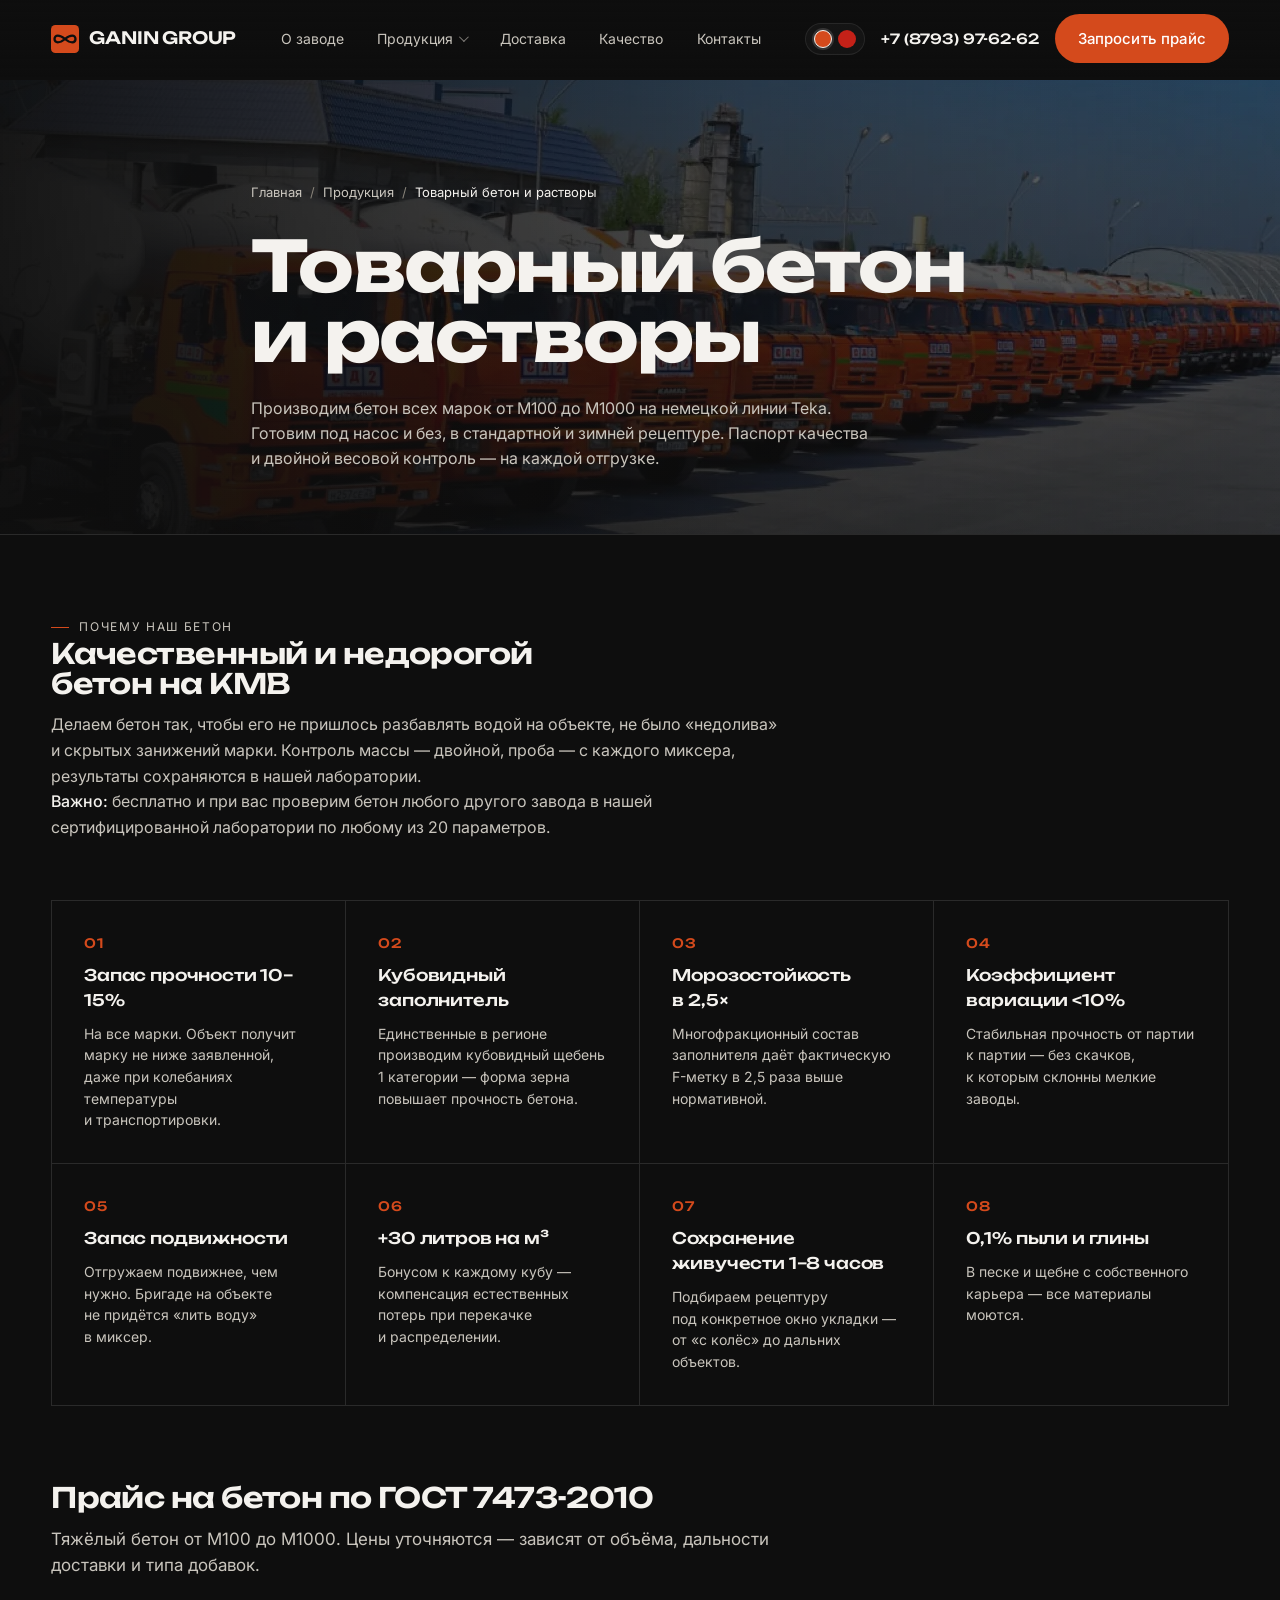
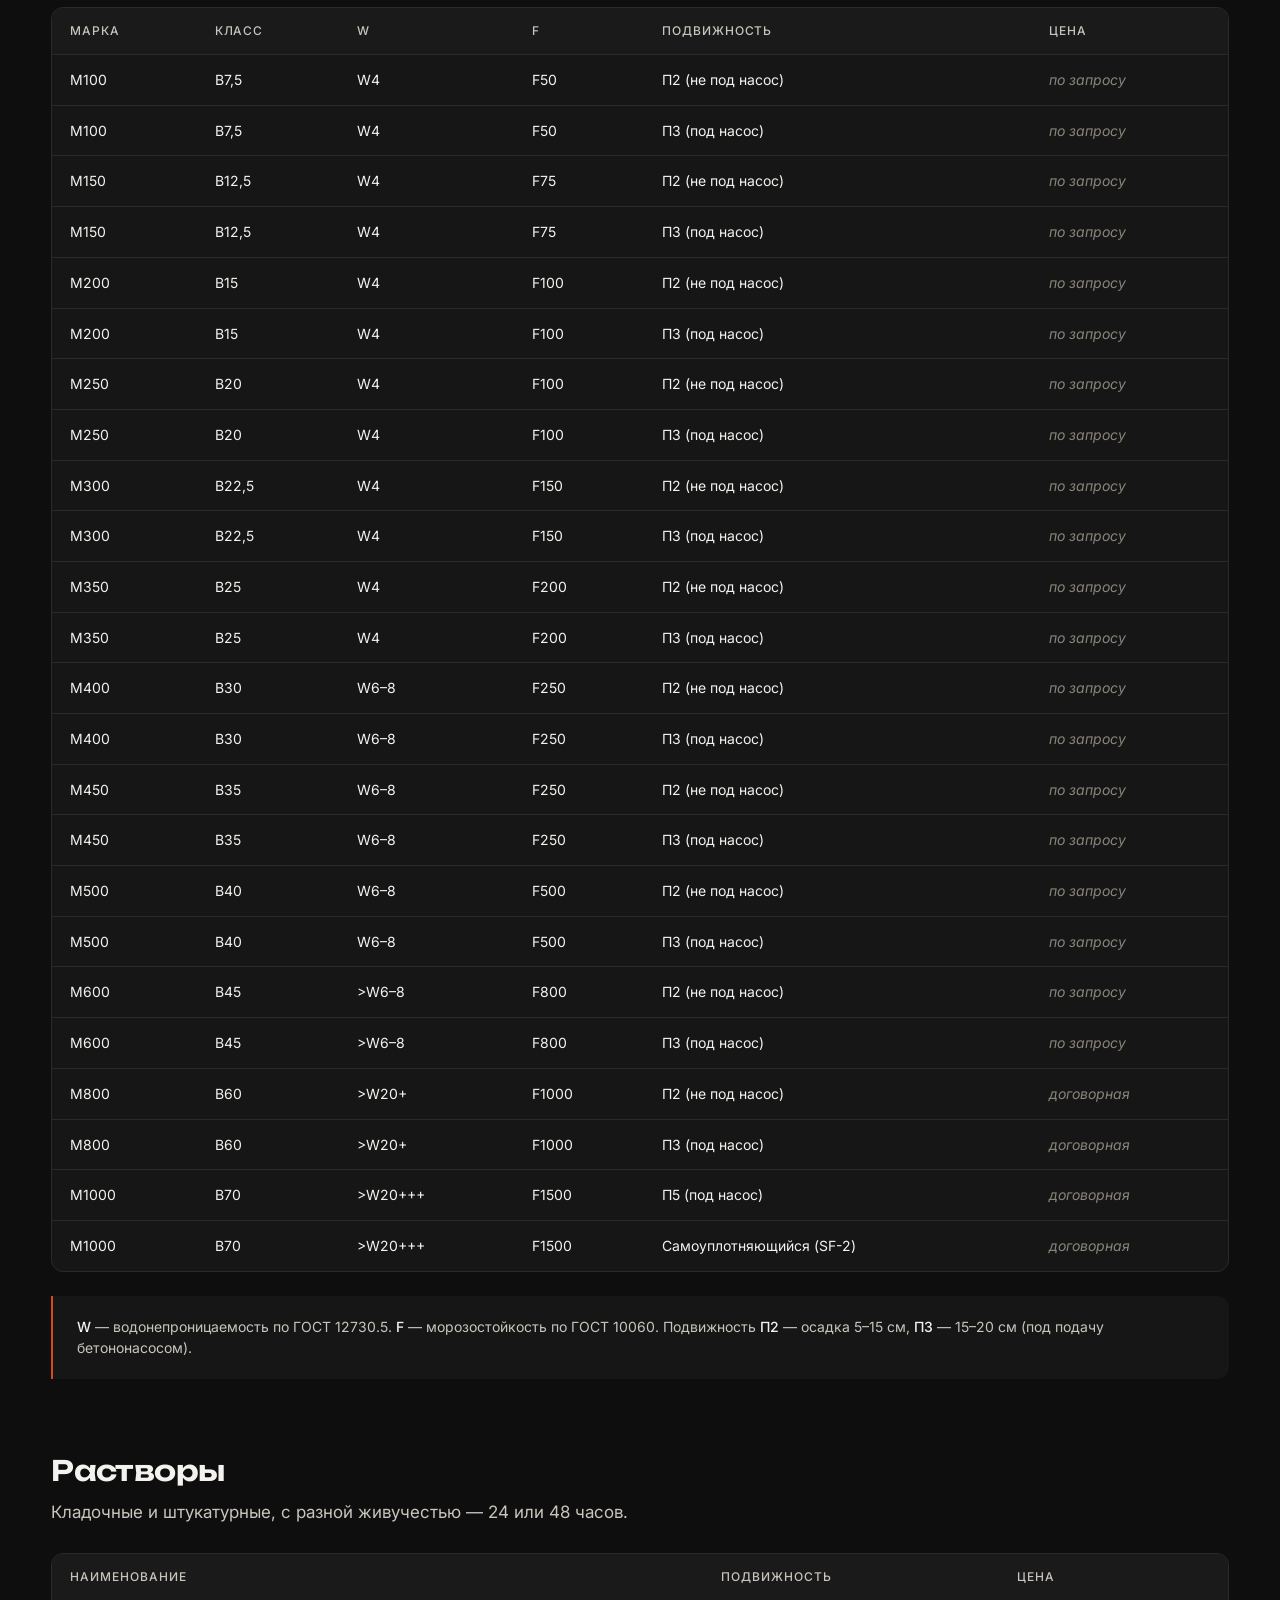
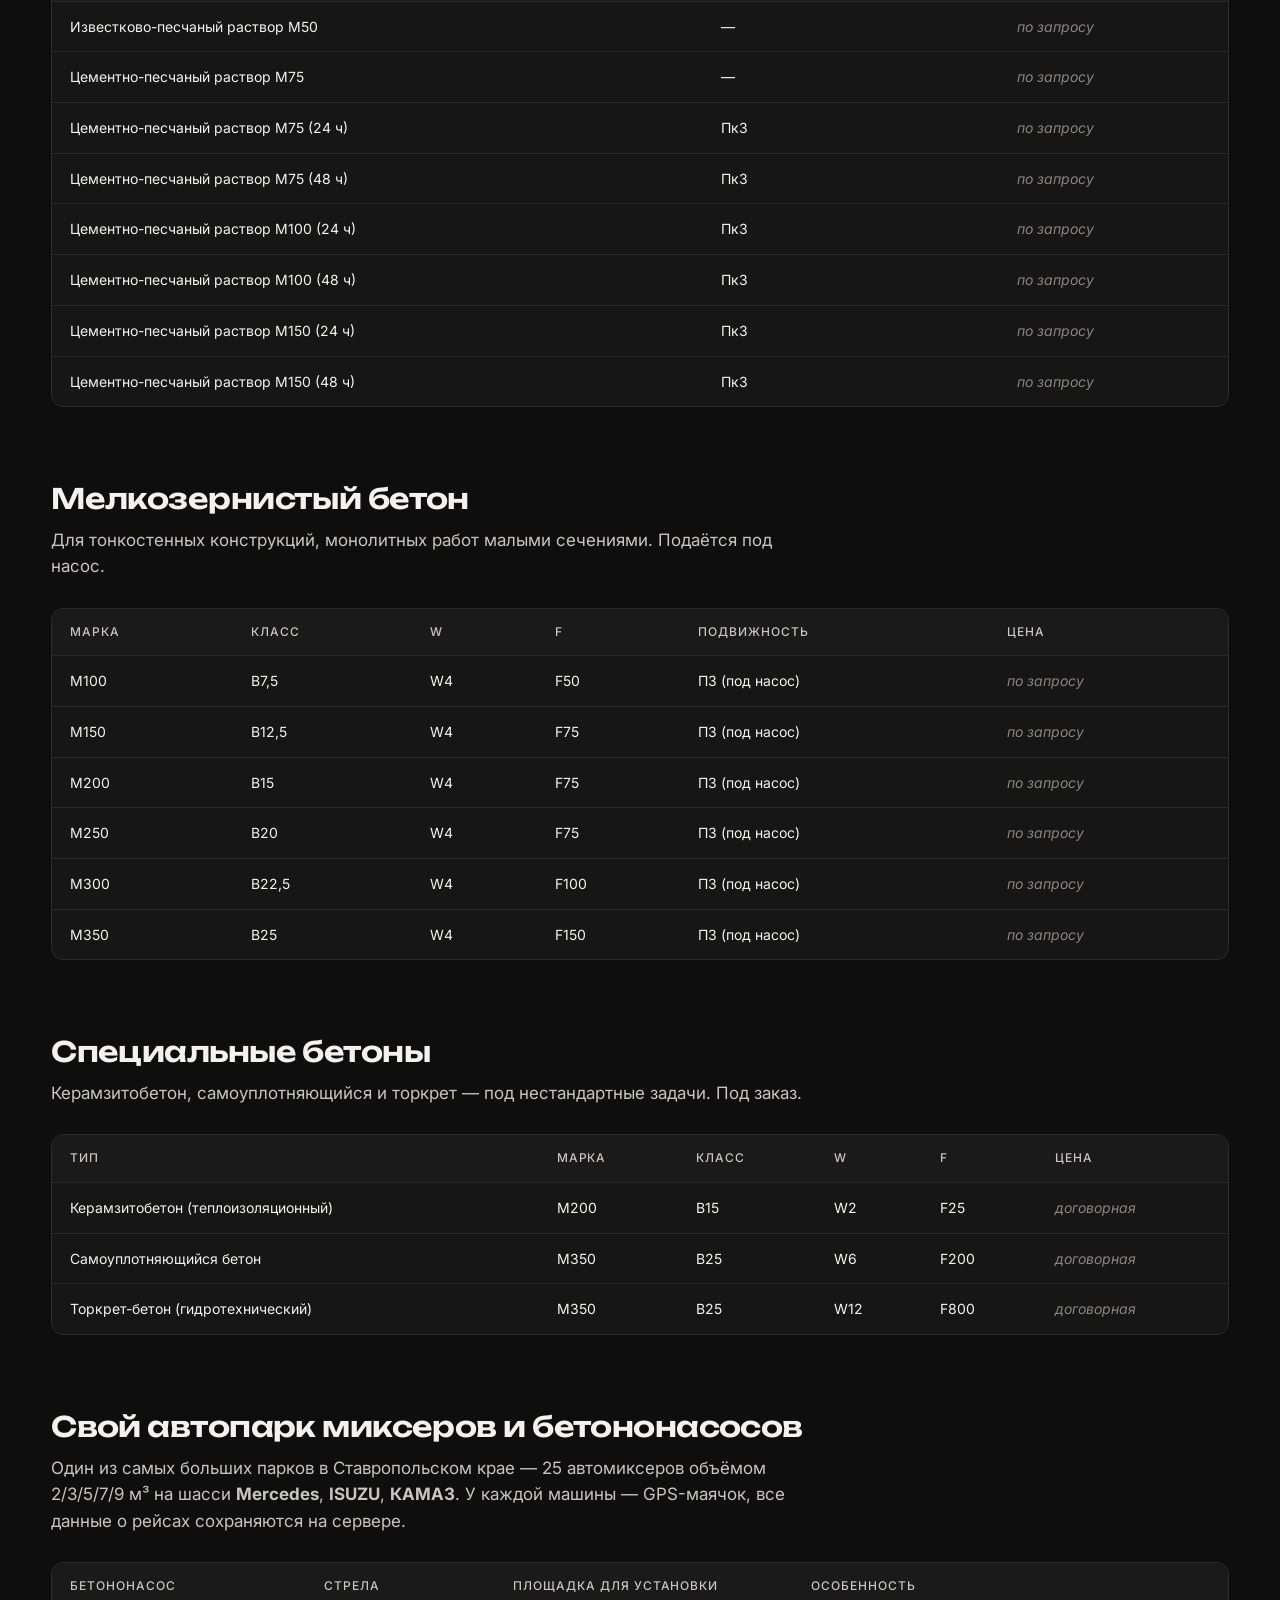
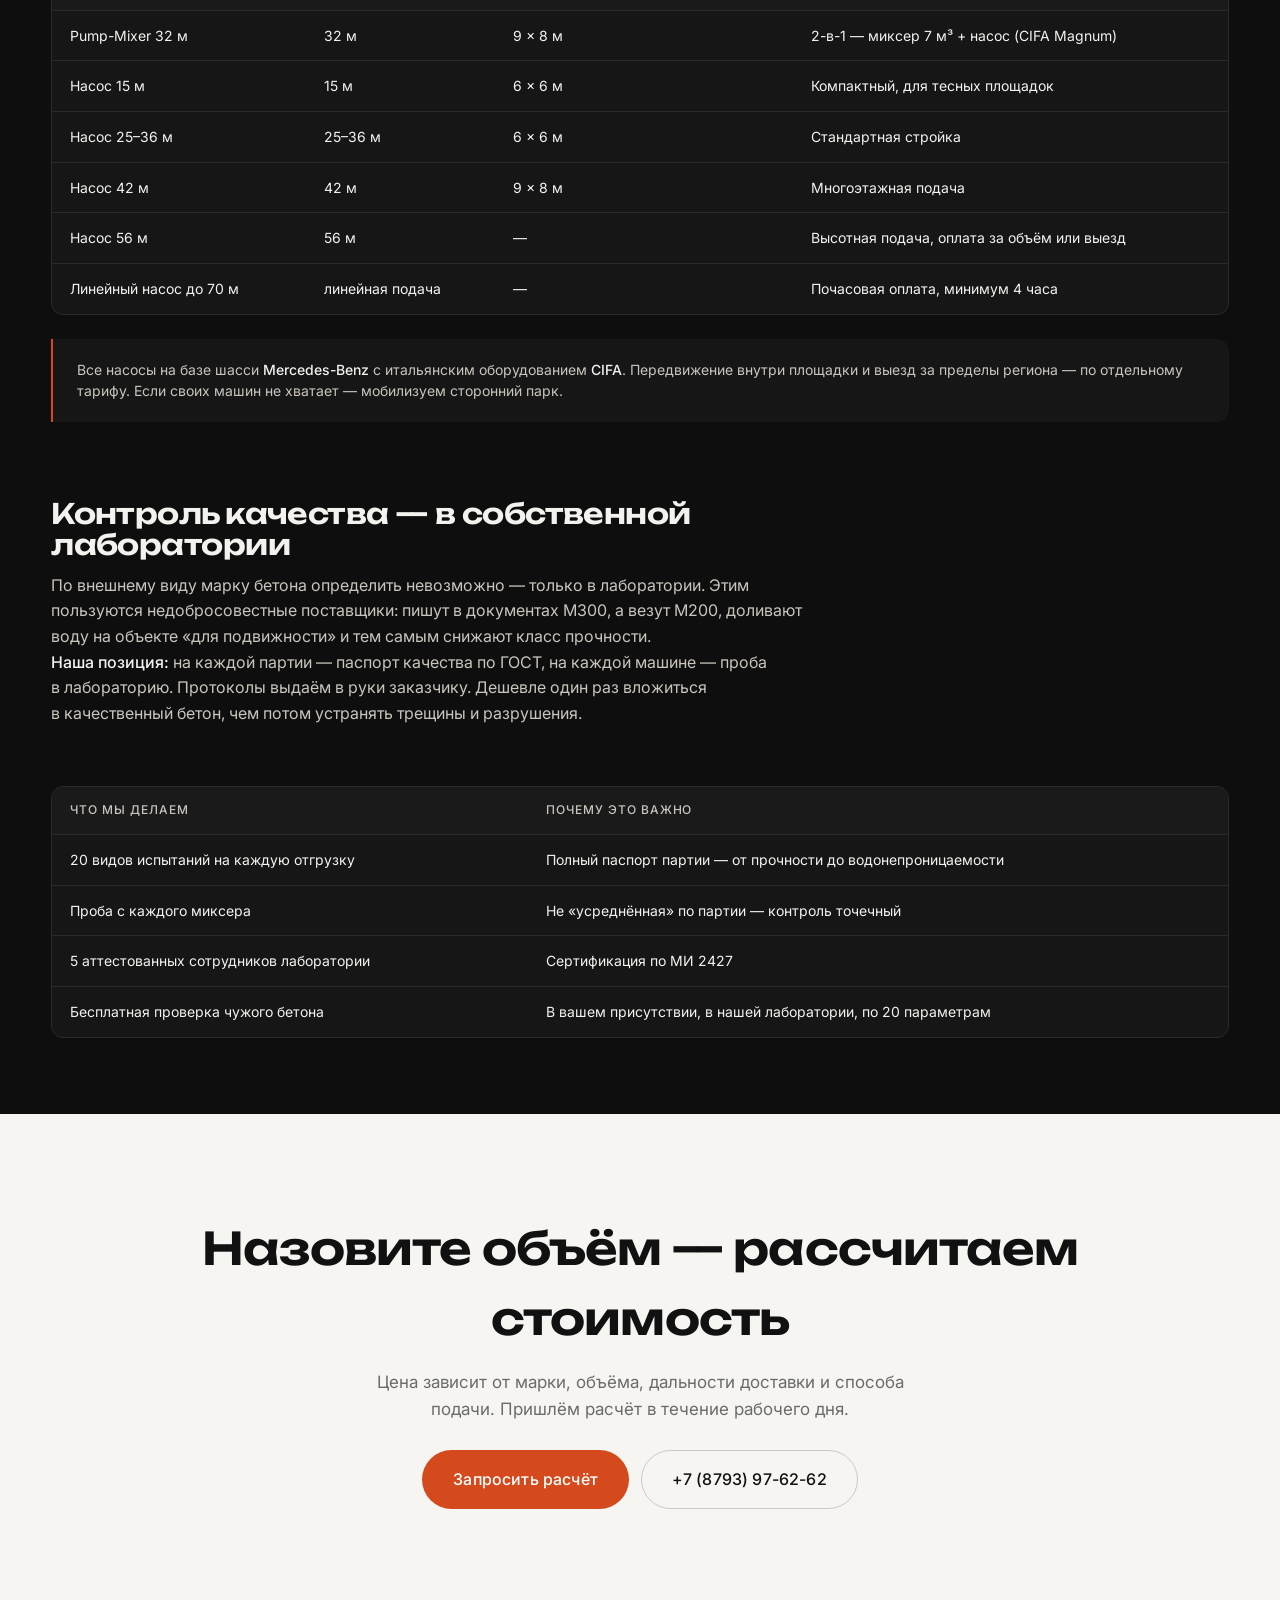
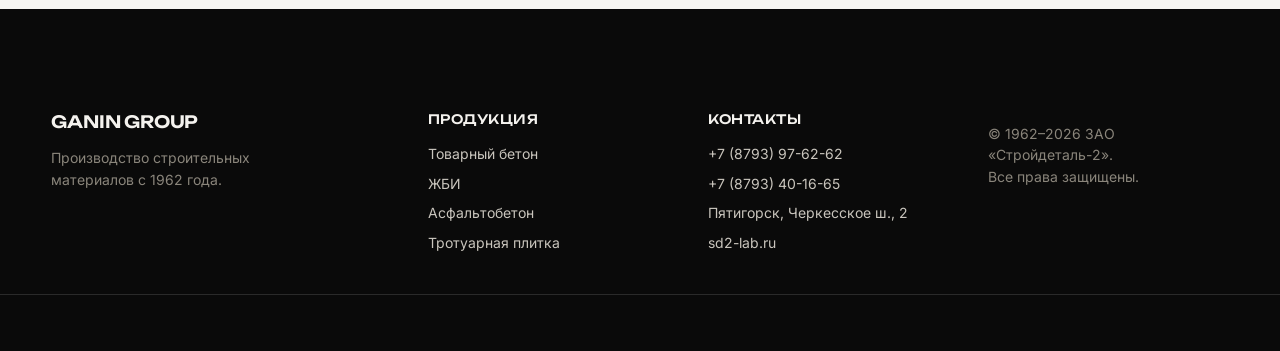
<file: products/concrete.html>
<!doctype html>
<html lang="ru">
<head>
  <meta charset="utf-8" />
  <meta name="viewport" content="width=device-width, initial-scale=1, viewport-fit=cover" />
  <meta name="theme-color" content="#0E0E0E" />
  <title>Товарный бетон и растворы — Стройдеталь-2, Пятигорск</title>
  <meta name="description" content="Товарный бетон М100–М1000 по ГОСТ, растворы, мелкозернистый, керамзитобетон, торкрет, самоуплотняющийся. Доставка миксером, бетононасосом. Паспорт качества на каждую партию." />

  <link rel="preconnect" href="https://fonts.googleapis.com" />
  <link rel="preconnect" href="https://fonts.gstatic.com" crossorigin />
  <link rel="stylesheet" href="https://fonts.googleapis.com/css2?family=Inter:wght@400;500;600&family=Unbounded:wght@500;600;700&display=swap" />
  <link rel="stylesheet" href="../assets/css/styles.css" />
</head>
<body>

<header class="site-header" data-header>
  <div class="container header-row">
    <a class="brand" href="../index.html" aria-label="GANIN GROUP — на главную">
      <svg class="brand__mark" viewBox="0 0 32 32" aria-hidden="true"><rect width="32" height="32" rx="5" fill="currentColor"/><path d="M 4 16 C 4 11, 10 11, 16 16 C 22 21, 28 21, 28 16 C 28 11, 22 11, 16 16 C 10 21, 4 21, 4 16 Z" fill="none" stroke="#0E0E0E" stroke-width="2.6" stroke-linecap="round" stroke-linejoin="round"/></svg>
      <span class="brand__name">GANIN GROUP</span>
    </a>

    <nav class="nav" aria-label="Основная навигация">
      <ul class="nav__list">
        <li><a href="../index.html#about">О заводе</a></li>
        <li class="nav__has-sub">
          <a href="../index.html#products" aria-haspopup="true">Продукция</a>
          <ul class="nav__sub" aria-label="Категории продукции">
            <li><a href="concrete.html">Товарный бетон и&nbsp;растворы</a></li>
            <li><a href="zhbi.html">ЖБИ <small>293 позиции</small></a></li>
            <li><a href="asphalt.html">Асфальтобетон</a></li>
            <li><a href="paving.html">Тротуарная плитка, бордюр</a></li>
            <li><a href="drainage.html">Дренажные лотки</a></li>
            <li><a href="quarry.html">Инертные материалы <small>карьер</small></a></li>
          </ul>
        </li>
        <li><a href="../index.html#delivery">Доставка</a></li>
        <li><a href="../index.html#quality">Качество</a></li>
        <li><a href="../index.html#contacts">Контакты</a></li>
      </ul>
    </nav>

    <div class="header-actions">
      <a class="phone-link" href="tel:+78793976262">+7 (8793) 97-62-62</a>
      <a class="btn btn--accent" href="../index.html#contacts">Запросить прайс</a>
    </div>

    <button class="burger" data-burger aria-label="Открыть меню" aria-expanded="false">
      <span></span><span></span><span></span>
    </button>
  </div>
</header>

<main class="page">
  <section class="page-hero">
    <div class="page-hero__bg" aria-hidden="true">
      <img src="../assets/img/products/concrete.webp" alt="" loading="lazy" />
    </div>
    <div class="container page-hero__inner">
      <nav class="breadcrumb" aria-label="Навигация по сайту">
        <a href="../index.html">Главная</a>
        <span class="breadcrumb__sep">/</span>
        <a href="../index.html#products">Продукция</a>
        <span class="breadcrumb__sep">/</span>
        <span class="breadcrumb__current">Товарный бетон и растворы</span>
      </nav>
      <h1>Товарный бетон<br/>и&nbsp;растворы</h1>
      <p>
        Производим бетон всех марок от&nbsp;М100 до&nbsp;М1000 на&nbsp;немецкой линии Teka.
        Готовим под насос и&nbsp;без, в&nbsp;стандартной и&nbsp;зимней рецептуре.
        Паспорт качества и&nbsp;двойной весовой контроль&nbsp;— на&nbsp;каждой отгрузке.
      </p>
    </div>
  </section>

  <section class="page-section">
    <div class="container">
      <header class="page-section__head">
        <p class="eyebrow">Почему наш бетон</p>
        <h2>Качественный и&nbsp;недорогой<br/>бетон на&nbsp;КМВ</h2>
        <div class="lede-block">
          <p>
            Делаем бетон так, чтобы его&nbsp;не&nbsp;пришлось разбавлять водой
            на&nbsp;объекте, не&nbsp;было «недолива» и&nbsp;скрытых занижений марки.
            Контроль массы&nbsp;— двойной, проба&nbsp;— с&nbsp;каждого миксера,
            результаты сохраняются в&nbsp;нашей лаборатории.
          </p>
          <p>
            <strong>Важно:</strong> бесплатно и&nbsp;при&nbsp;вас проверим бетон
            любого другого завода в&nbsp;нашей сертифицированной лаборатории
            по&nbsp;любому из&nbsp;20&nbsp;параметров.
          </p>
        </div>
      </header>

      <ul class="advantages reveal">
        <li>
          <span class="advantages__num">01</span>
          <h4>Запас прочности 10–15%</h4>
          <p>На&nbsp;все марки. Объект получит марку не&nbsp;ниже заявленной, даже при&nbsp;колебаниях температуры и&nbsp;транспортировки.</p>
        </li>
        <li>
          <span class="advantages__num">02</span>
          <h4>Кубовидный заполнитель</h4>
          <p>Единственные в&nbsp;регионе производим кубовидный щебень 1&nbsp;категории&nbsp;— форма зерна повышает прочность бетона.</p>
        </li>
        <li>
          <span class="advantages__num">03</span>
          <h4>Морозостойкость в&nbsp;2,5×</h4>
          <p>Многофракционный состав заполнителя даёт фактическую F-метку в&nbsp;2,5&nbsp;раза выше нормативной.</p>
        </li>
        <li>
          <span class="advantages__num">04</span>
          <h4>Коэффициент вариации &lt;10%</h4>
          <p>Стабильная прочность от&nbsp;партии к&nbsp;партии&nbsp;— без скачков, к&nbsp;которым склонны мелкие заводы.</p>
        </li>
        <li>
          <span class="advantages__num">05</span>
          <h4>Запас подвижности</h4>
          <p>Отгружаем подвижнее, чем нужно. Бригаде на&nbsp;объекте не&nbsp;придётся «лить воду» в&nbsp;миксер.</p>
        </li>
        <li>
          <span class="advantages__num">06</span>
          <h4>+30 литров на&nbsp;м³</h4>
          <p>Бонусом к&nbsp;каждому кубу&nbsp;— компенсация естественных потерь при&nbsp;перекачке и&nbsp;распределении.</p>
        </li>
        <li>
          <span class="advantages__num">07</span>
          <h4>Сохранение живучести 1–8&nbsp;часов</h4>
          <p>Подбираем рецептуру под&nbsp;конкретное окно укладки&nbsp;— от&nbsp;«с&nbsp;колёс» до&nbsp;дальних объектов.</p>
        </li>
        <li>
          <span class="advantages__num">08</span>
          <h4>0,1% пыли и&nbsp;глины</h4>
          <p>В&nbsp;песке и&nbsp;щебне с&nbsp;собственного карьера&nbsp;— все материалы моются.</p>
        </li>
      </ul>
    </div>
  </section>

  <section class="page-section">
    <div class="container">
      <header class="page-section__head">
        <h2>Прайс на&nbsp;бетон по&nbsp;ГОСТ&nbsp;7473-2010</h2>
        <p>Тяжёлый бетон от&nbsp;М100 до&nbsp;М1000. Цены уточняются&nbsp;— зависят от&nbsp;объёма, дальности доставки и&nbsp;типа добавок.</p>
      </header>

      <div class="table-wrap">
        <table class="price-table">
          <thead>
            <tr>
              <th>Марка</th>
              <th>Класс</th>
              <th>W</th>
              <th>F</th>
              <th>Подвижность</th>
              <th>Цена</th>
            </tr>
          </thead>
          <tbody>
            <tr><td>М100</td><td>В7,5</td><td>W4</td><td>F50</td><td>П2 (не под насос)</td><td class="muted">по запросу</td></tr>
            <tr><td>М100</td><td>В7,5</td><td>W4</td><td>F50</td><td>П3 (под насос)</td><td class="muted">по запросу</td></tr>
            <tr><td>М150</td><td>В12,5</td><td>W4</td><td>F75</td><td>П2 (не под насос)</td><td class="muted">по запросу</td></tr>
            <tr><td>М150</td><td>В12,5</td><td>W4</td><td>F75</td><td>П3 (под насос)</td><td class="muted">по запросу</td></tr>
            <tr><td>М200</td><td>В15</td><td>W4</td><td>F100</td><td>П2 (не под насос)</td><td class="muted">по запросу</td></tr>
            <tr><td>М200</td><td>В15</td><td>W4</td><td>F100</td><td>П3 (под насос)</td><td class="muted">по запросу</td></tr>
            <tr><td>М250</td><td>В20</td><td>W4</td><td>F100</td><td>П2 (не под насос)</td><td class="muted">по запросу</td></tr>
            <tr><td>М250</td><td>В20</td><td>W4</td><td>F100</td><td>П3 (под насос)</td><td class="muted">по запросу</td></tr>
            <tr><td>М300</td><td>В22,5</td><td>W4</td><td>F150</td><td>П2 (не под насос)</td><td class="muted">по запросу</td></tr>
            <tr><td>М300</td><td>В22,5</td><td>W4</td><td>F150</td><td>П3 (под насос)</td><td class="muted">по запросу</td></tr>
            <tr><td>М350</td><td>В25</td><td>W4</td><td>F200</td><td>П2 (не под насос)</td><td class="muted">по запросу</td></tr>
            <tr><td>М350</td><td>В25</td><td>W4</td><td>F200</td><td>П3 (под насос)</td><td class="muted">по запросу</td></tr>
            <tr><td>М400</td><td>В30</td><td>W6–8</td><td>F250</td><td>П2 (не под насос)</td><td class="muted">по запросу</td></tr>
            <tr><td>М400</td><td>В30</td><td>W6–8</td><td>F250</td><td>П3 (под насос)</td><td class="muted">по запросу</td></tr>
            <tr><td>М450</td><td>В35</td><td>W6–8</td><td>F250</td><td>П2 (не под насос)</td><td class="muted">по запросу</td></tr>
            <tr><td>М450</td><td>В35</td><td>W6–8</td><td>F250</td><td>П3 (под насос)</td><td class="muted">по запросу</td></tr>
            <tr><td>М500</td><td>В40</td><td>W6–8</td><td>F500</td><td>П2 (не под насос)</td><td class="muted">по запросу</td></tr>
            <tr><td>М500</td><td>В40</td><td>W6–8</td><td>F500</td><td>П3 (под насос)</td><td class="muted">по запросу</td></tr>
            <tr><td>М600</td><td>В45</td><td>&gt;W6–8</td><td>F800</td><td>П2 (не под насос)</td><td class="muted">по запросу</td></tr>
            <tr><td>М600</td><td>В45</td><td>&gt;W6–8</td><td>F800</td><td>П3 (под насос)</td><td class="muted">по запросу</td></tr>
            <tr><td>М800</td><td>В60</td><td>&gt;W20+</td><td>F1000</td><td>П2 (не под насос)</td><td class="muted">договорная</td></tr>
            <tr><td>М800</td><td>В60</td><td>&gt;W20+</td><td>F1000</td><td>П3 (под насос)</td><td class="muted">договорная</td></tr>
            <tr><td>М1000</td><td>В70</td><td>&gt;W20+++</td><td>F1500</td><td>П5 (под насос)</td><td class="muted">договорная</td></tr>
            <tr><td>М1000</td><td>В70</td><td>&gt;W20+++</td><td>F1500</td><td>Самоуплотняющийся (SF-2)</td><td class="muted">договорная</td></tr>
          </tbody>
        </table>
      </div>

      <div class="tech-notes">
        <b>W</b>&nbsp;— водонепроницаемость по&nbsp;ГОСТ 12730.5.
        <b>F</b>&nbsp;— морозостойкость по&nbsp;ГОСТ 10060.
        Подвижность <b>П2</b>&nbsp;— осадка 5–15&nbsp;см, <b>П3</b>&nbsp;— 15–20&nbsp;см (под подачу бетононасосом).
      </div>
    </div>
  </section>

  <section class="page-section">
    <div class="container">
      <header class="page-section__head">
        <h2>Растворы</h2>
        <p>Кладочные и&nbsp;штукатурные, с&nbsp;разной живучестью&nbsp;— 24 или 48&nbsp;часов.</p>
      </header>

      <div class="table-wrap">
        <table class="price-table">
          <thead>
            <tr>
              <th>Наименование</th>
              <th>Подвижность</th>
              <th>Цена</th>
            </tr>
          </thead>
          <tbody>
            <tr><td>Известково-песчаный раствор М50</td><td>—</td><td class="muted">по запросу</td></tr>
            <tr><td>Цементно-песчаный раствор М75</td><td>—</td><td class="muted">по запросу</td></tr>
            <tr><td>Цементно-песчаный раствор М75 (24&nbsp;ч)</td><td>Пк3</td><td class="muted">по запросу</td></tr>
            <tr><td>Цементно-песчаный раствор М75 (48&nbsp;ч)</td><td>Пк3</td><td class="muted">по запросу</td></tr>
            <tr><td>Цементно-песчаный раствор М100 (24&nbsp;ч)</td><td>Пк3</td><td class="muted">по запросу</td></tr>
            <tr><td>Цементно-песчаный раствор М100 (48&nbsp;ч)</td><td>Пк3</td><td class="muted">по запросу</td></tr>
            <tr><td>Цементно-песчаный раствор М150 (24&nbsp;ч)</td><td>Пк3</td><td class="muted">по запросу</td></tr>
            <tr><td>Цементно-песчаный раствор М150 (48&nbsp;ч)</td><td>Пк3</td><td class="muted">по запросу</td></tr>
          </tbody>
        </table>
      </div>
    </div>
  </section>

  <section class="page-section">
    <div class="container">
      <header class="page-section__head">
        <h2>Мелкозернистый бетон</h2>
        <p>Для тонкостенных конструкций, монолитных работ малыми сечениями. Подаётся под насос.</p>
      </header>

      <div class="table-wrap">
        <table class="price-table">
          <thead>
            <tr>
              <th>Марка</th><th>Класс</th><th>W</th><th>F</th><th>Подвижность</th><th>Цена</th>
            </tr>
          </thead>
          <tbody>
            <tr><td>М100</td><td>В7,5</td><td>W4</td><td>F50</td><td>П3 (под насос)</td><td class="muted">по запросу</td></tr>
            <tr><td>М150</td><td>В12,5</td><td>W4</td><td>F75</td><td>П3 (под насос)</td><td class="muted">по запросу</td></tr>
            <tr><td>М200</td><td>В15</td><td>W4</td><td>F75</td><td>П3 (под насос)</td><td class="muted">по запросу</td></tr>
            <tr><td>М250</td><td>В20</td><td>W4</td><td>F75</td><td>П3 (под насос)</td><td class="muted">по запросу</td></tr>
            <tr><td>М300</td><td>В22,5</td><td>W4</td><td>F100</td><td>П3 (под насос)</td><td class="muted">по запросу</td></tr>
            <tr><td>М350</td><td>В25</td><td>W4</td><td>F150</td><td>П3 (под насос)</td><td class="muted">по запросу</td></tr>
          </tbody>
        </table>
      </div>
    </div>
  </section>

  <section class="page-section">
    <div class="container">
      <header class="page-section__head">
        <h2>Специальные бетоны</h2>
        <p>Керамзитобетон, самоуплотняющийся и&nbsp;торкрет&nbsp;— под нестандартные задачи. Под заказ.</p>
      </header>

      <div class="table-wrap">
        <table class="price-table">
          <thead>
            <tr>
              <th>Тип</th><th>Марка</th><th>Класс</th><th>W</th><th>F</th><th>Цена</th>
            </tr>
          </thead>
          <tbody>
            <tr><td>Керамзитобетон (теплоизоляционный)</td><td>М200</td><td>В15</td><td>W2</td><td>F25</td><td class="muted">договорная</td></tr>
            <tr><td>Самоуплотняющийся бетон</td><td>М350</td><td>В25</td><td>W6</td><td>F200</td><td class="muted">договорная</td></tr>
            <tr><td>Торкрет-бетон (гидротехнический)</td><td>М350</td><td>В25</td><td>W12</td><td>F800</td><td class="muted">договорная</td></tr>
          </tbody>
        </table>
      </div>
    </div>
  </section>

  <section class="page-section">
    <div class="container">
      <header class="page-section__head">
        <h2>Свой автопарк миксеров и&nbsp;бетононасосов</h2>
        <p>
          Один из&nbsp;самых больших парков в&nbsp;Ставропольском крае&nbsp;— 25&nbsp;автомиксеров
          объёмом 2/3/5/7/9&nbsp;м³ на&nbsp;шасси <b>Mercedes</b>, <b>ISUZU</b>, <b>КАМАЗ</b>.
          У&nbsp;каждой машины&nbsp;— GPS-маячок, все данные о&nbsp;рейсах сохраняются на&nbsp;сервере.
        </p>
      </header>

      <div class="table-wrap">
        <table class="price-table">
          <thead>
            <tr>
              <th>Бетононасос</th>
              <th>Стрела</th>
              <th>Площадка для&nbsp;установки</th>
              <th>Особенность</th>
            </tr>
          </thead>
          <tbody>
            <tr><td>Pump-Mixer 32&nbsp;м</td><td>32&nbsp;м</td><td>9 × 8&nbsp;м</td><td>2-в-1 — миксер 7&nbsp;м³ + насос (CIFA&nbsp;Magnum)</td></tr>
            <tr><td>Насос&nbsp;15&nbsp;м</td><td>15&nbsp;м</td><td>6 × 6&nbsp;м</td><td>Компактный, для&nbsp;тесных площадок</td></tr>
            <tr><td>Насос&nbsp;25–36&nbsp;м</td><td>25–36&nbsp;м</td><td>6 × 6&nbsp;м</td><td>Стандартная стройка</td></tr>
            <tr><td>Насос&nbsp;42&nbsp;м</td><td>42&nbsp;м</td><td>9 × 8&nbsp;м</td><td>Многоэтажная подача</td></tr>
            <tr><td>Насос&nbsp;56&nbsp;м</td><td>56&nbsp;м</td><td>—</td><td>Высотная подача, оплата за&nbsp;объём или&nbsp;выезд</td></tr>
            <tr><td>Линейный насос до&nbsp;70&nbsp;м</td><td>линейная подача</td><td>—</td><td>Почасовая оплата, минимум 4&nbsp;часа</td></tr>
          </tbody>
        </table>
      </div>

      <div class="tech-notes">
        Все насосы на&nbsp;базе шасси <b>Mercedes-Benz</b> с&nbsp;итальянским оборудованием <b>CIFA</b>.
        Передвижение внутри площадки и&nbsp;выезд за&nbsp;пределы региона&nbsp;— по&nbsp;отдельному
        тарифу. Если своих машин не&nbsp;хватает&nbsp;— мобилизуем сторонний парк.
      </div>
    </div>
  </section>

  <section class="page-section">
    <div class="container">
      <header class="page-section__head">
        <h2>Контроль качества&nbsp;— в&nbsp;собственной лаборатории</h2>
        <div class="lede-block">
          <p>
            По&nbsp;внешнему виду марку бетона определить невозможно&nbsp;— только в&nbsp;лаборатории.
            Этим пользуются недобросовестные поставщики: пишут в&nbsp;документах М300,
            а&nbsp;везут М200, доливают воду на&nbsp;объекте «для&nbsp;подвижности» и&nbsp;тем самым
            снижают класс прочности.
          </p>
          <p>
            <strong>Наша позиция:</strong> на&nbsp;каждой партии&nbsp;— паспорт качества по&nbsp;ГОСТ,
            на&nbsp;каждой машине&nbsp;— проба в&nbsp;лабораторию. Протоколы выдаём в&nbsp;руки
            заказчику. Дешевле один раз вложиться в&nbsp;качественный бетон, чем потом
            устранять трещины и&nbsp;разрушения.
          </p>
        </div>
      </header>

      <div class="table-wrap">
        <table class="price-table">
          <thead>
            <tr><th>Что мы&nbsp;делаем</th><th>Почему это&nbsp;важно</th></tr>
          </thead>
          <tbody>
            <tr><td>20 видов испытаний на&nbsp;каждую отгрузку</td><td>Полный паспорт партии&nbsp;— от&nbsp;прочности до&nbsp;водонепроницаемости</td></tr>
            <tr><td>Проба с&nbsp;каждого миксера</td><td>Не&nbsp;«усреднённая» по&nbsp;партии&nbsp;— контроль точечный</td></tr>
            <tr><td>5 аттестованных сотрудников лаборатории</td><td>Сертификация по&nbsp;МИ&nbsp;2427</td></tr>
            <tr><td>Бесплатная проверка чужого бетона</td><td>В&nbsp;вашем присутствии, в&nbsp;нашей лаборатории, по&nbsp;20&nbsp;параметрам</td></tr>
          </tbody>
        </table>
      </div>
    </div>
  </section>

  <section class="page-cta">
    <div class="container">
      <h2>Назовите объём&nbsp;— рассчитаем стоимость</h2>
      <p>Цена зависит от&nbsp;марки, объёма, дальности доставки и&nbsp;способа подачи. Пришлём расчёт в&nbsp;течение рабочего дня.</p>
      <div class="page-cta__actions">
        <a class="btn btn--accent btn--lg" href="../index.html#contacts">Запросить расчёт</a>
        <a class="btn btn--ghost btn--lg" href="tel:+78793976262">+7 (8793) 97-62-62</a>
      </div>
    </div>
  </section>
</main>

<footer class="footer">
  <div class="container footer__grid">
    <div class="footer__brand">
      <span class="brand__name">GANIN GROUP</span>
      <p>Производство строительных материалов с&nbsp;1962&nbsp;года.</p>
    </div>
    <div class="footer__col">
      <p class="footer__h">Продукция</p>
      <ul>
        <li><a href="concrete.html">Товарный бетон</a></li>
        <li><a href="zhbi.html">ЖБИ</a></li>
        <li><a href="asphalt.html">Асфальтобетон</a></li>
        <li><a href="paving.html">Тротуарная плитка</a></li>
      </ul>
    </div>
    <div class="footer__col">
      <p class="footer__h">Контакты</p>
      <ul>
        <li><a href="tel:+78793976262">+7 (8793) 97-62-62</a></li>
        <li><a href="tel:+78793401665">+7 (8793) 40-16-65</a></li>
        <li>Пятигорск, Черкесское ш., 2</li>
        <li><a href="https://sd2-lab.ru" rel="noopener" target="_blank">sd2-lab.ru</a></li>
      </ul>
    </div>
    <div class="footer__col footer__legal">
      <p>© 1962–<span data-year>2026</span> ЗАО «Стройдеталь-2».<br/>Все права защищены.</p>
    </div>
  </div>
</footer>

<script src="../assets/js/main.js" defer></script>
</body>
</html>
</file>
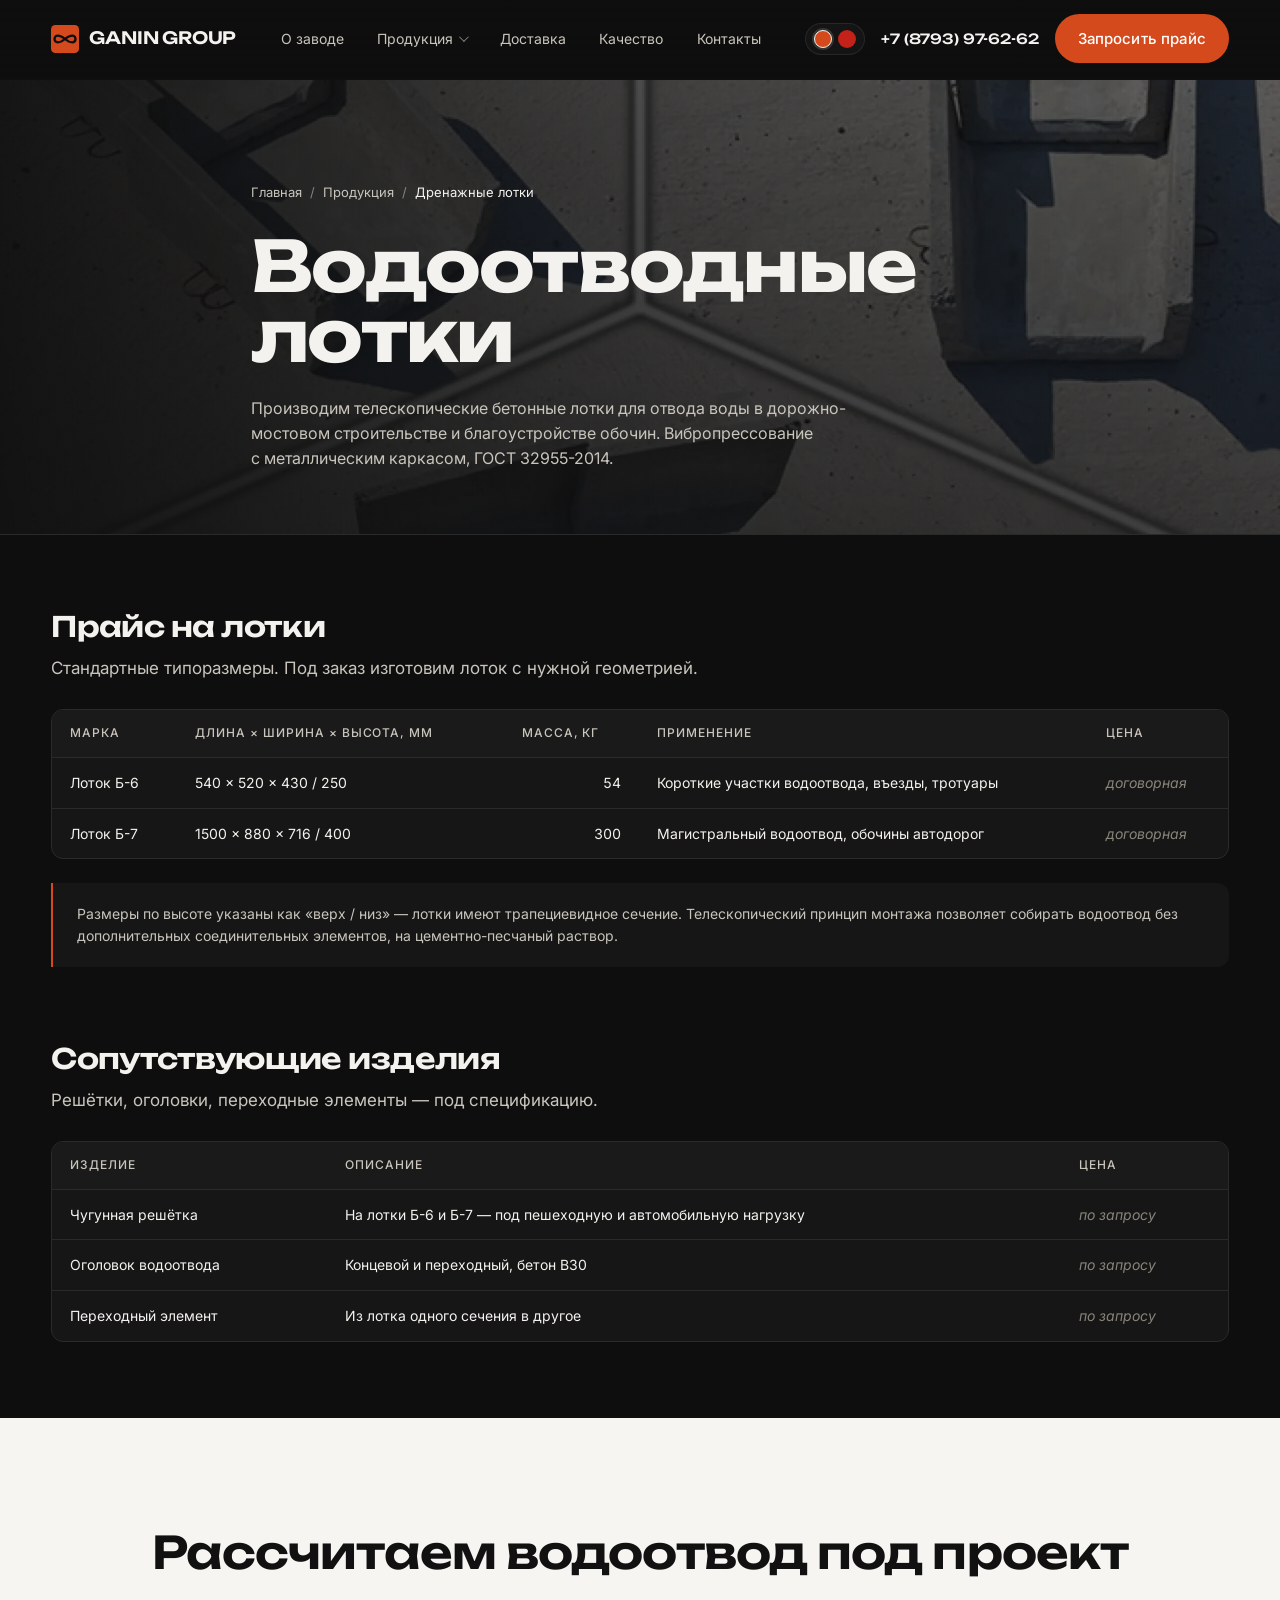
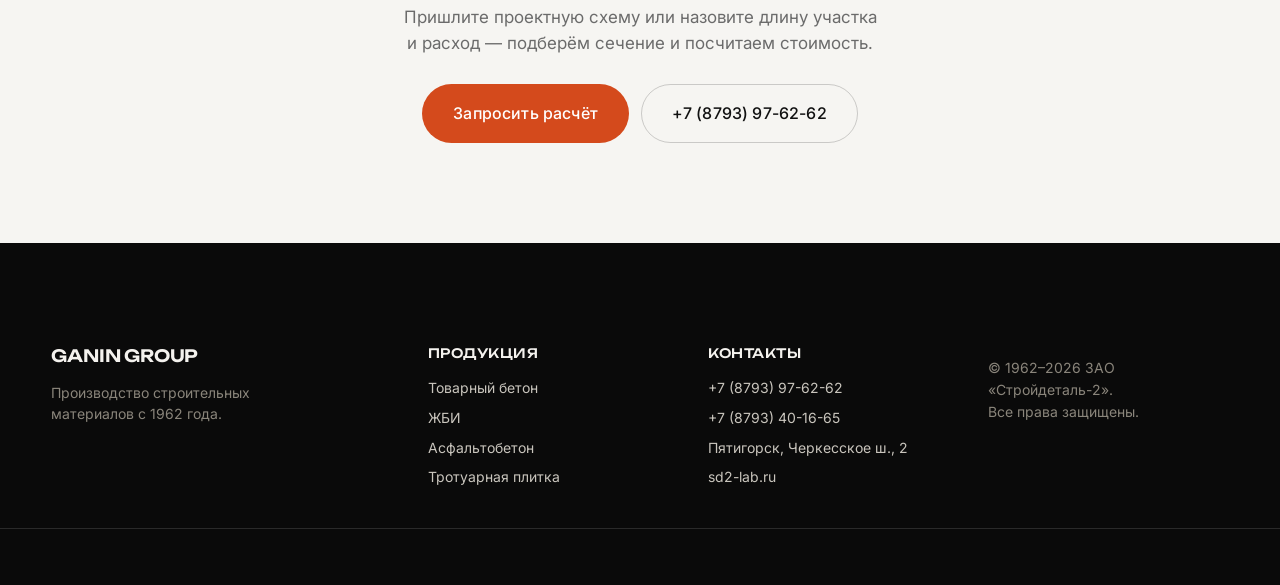
<file: products/drainage.html>
<!doctype html>
<html lang="ru">
<head>
  <meta charset="utf-8" />
  <meta name="viewport" content="width=device-width, initial-scale=1, viewport-fit=cover" />
  <meta name="theme-color" content="#0E0E0E" />
  <title>Дренажные лотки и водоотводные конструкции — Стройдеталь-2</title>
  <meta name="description" content="Бетонные водоотводные лотки Б-6 и Б-7 для дорожно-мостового строительства. Производство по ГОСТ 32955-2014. Телескопический принцип установки." />

  <link rel="preconnect" href="https://fonts.googleapis.com" />
  <link rel="preconnect" href="https://fonts.gstatic.com" crossorigin />
  <link rel="stylesheet" href="https://fonts.googleapis.com/css2?family=Inter:wght@400;500;600&family=Unbounded:wght@500;600;700&display=swap" />
  <link rel="stylesheet" href="../assets/css/styles.css" />
</head>
<body>

<header class="site-header" data-header>
  <div class="container header-row">
    <a class="brand" href="../index.html" aria-label="GANIN GROUP — на главную">
      <svg class="brand__mark" viewBox="0 0 32 32" aria-hidden="true"><rect width="32" height="32" rx="5" fill="currentColor"/><path d="M 4 16 C 4 11, 10 11, 16 16 C 22 21, 28 21, 28 16 C 28 11, 22 11, 16 16 C 10 21, 4 21, 4 16 Z" fill="none" stroke="#0E0E0E" stroke-width="2.6" stroke-linecap="round" stroke-linejoin="round"/></svg>
      <span class="brand__name">GANIN GROUP</span>
    </a>
    <nav class="nav" aria-label="Основная навигация">
      <ul class="nav__list">
        <li><a href="../index.html#about">О заводе</a></li>
        <li class="nav__has-sub">
          <a href="../index.html#products" aria-haspopup="true">Продукция</a>
          <ul class="nav__sub" aria-label="Категории продукции">
            <li><a href="concrete.html">Товарный бетон и&nbsp;растворы</a></li>
            <li><a href="zhbi.html">ЖБИ <small>293 позиции</small></a></li>
            <li><a href="asphalt.html">Асфальтобетон</a></li>
            <li><a href="paving.html">Тротуарная плитка, бордюр</a></li>
            <li><a href="drainage.html">Дренажные лотки</a></li>
            <li><a href="quarry.html">Инертные материалы <small>карьер</small></a></li>
          </ul>
        </li>
        <li><a href="../index.html#delivery">Доставка</a></li>
        <li><a href="../index.html#quality">Качество</a></li>
        <li><a href="../index.html#contacts">Контакты</a></li>
      </ul>
    </nav>
    <div class="header-actions">
      <a class="phone-link" href="tel:+78793976262">+7 (8793) 97-62-62</a>
      <a class="btn btn--accent" href="../index.html#contacts">Запросить прайс</a>
    </div>
    <button class="burger" data-burger aria-label="Открыть меню" aria-expanded="false">
      <span></span><span></span><span></span>
    </button>
  </div>
</header>

<main class="page">
  <section class="page-hero">
    <div class="page-hero__bg" aria-hidden="true">
      <img src="../assets/img/products/drainage.webp" alt="" loading="lazy" />
    </div>
    <div class="container page-hero__inner">
      <nav class="breadcrumb" aria-label="Навигация по сайту">
        <a href="../index.html">Главная</a>
        <span class="breadcrumb__sep">/</span>
        <a href="../index.html#products">Продукция</a>
        <span class="breadcrumb__sep">/</span>
        <span class="breadcrumb__current">Дренажные лотки</span>
      </nav>
      <h1>Водоотводные<br/>лотки</h1>
      <p>
        Производим телескопические бетонные лотки для отвода воды
        в&nbsp;дорожно-мостовом строительстве и&nbsp;благоустройстве обочин.
        Вибропрессование с&nbsp;металлическим каркасом, ГОСТ&nbsp;32955-2014.
      </p>
    </div>
  </section>

  <section class="page-section">
    <div class="container">
      <header class="page-section__head">
        <h2>Прайс на&nbsp;лотки</h2>
        <p>Стандартные типоразмеры. Под заказ изготовим лоток с&nbsp;нужной геометрией.</p>
      </header>

      <div class="table-wrap">
        <table class="price-table">
          <thead>
            <tr>
              <th>Марка</th>
              <th>Длина × ширина × высота, мм</th>
              <th>Масса, кг</th>
              <th>Применение</th>
              <th>Цена</th>
            </tr>
          </thead>
          <tbody>
            <tr>
              <td>Лоток Б-6</td>
              <td>540 × 520 × 430 / 250</td>
              <td class="num">54</td>
              <td>Короткие участки водоотвода, въезды, тротуары</td>
              <td class="muted">договорная</td>
            </tr>
            <tr>
              <td>Лоток Б-7</td>
              <td>1500 × 880 × 716 / 400</td>
              <td class="num">300</td>
              <td>Магистральный водоотвод, обочины автодорог</td>
              <td class="muted">договорная</td>
            </tr>
          </tbody>
        </table>
      </div>

      <div class="tech-notes">
        Размеры по&nbsp;высоте указаны как «верх&nbsp;/ низ»&nbsp;— лотки имеют трапециевидное сечение.
        Телескопический принцип монтажа позволяет собирать водоотвод без дополнительных
        соединительных элементов, на&nbsp;цементно-песчаный раствор.
      </div>
    </div>
  </section>

  <section class="page-section">
    <div class="container">
      <header class="page-section__head">
        <h2>Сопутствующие изделия</h2>
        <p>Решётки, оголовки, переходные элементы&nbsp;— под спецификацию.</p>
      </header>

      <div class="table-wrap">
        <table class="price-table">
          <thead>
            <tr><th>Изделие</th><th>Описание</th><th>Цена</th></tr>
          </thead>
          <tbody>
            <tr><td>Чугунная решётка</td><td>На&nbsp;лотки Б-6 и&nbsp;Б-7&nbsp;— под пешеходную и&nbsp;автомобильную нагрузку</td><td class="muted">по&nbsp;запросу</td></tr>
            <tr><td>Оголовок водоотвода</td><td>Концевой и&nbsp;переходный, бетон В30</td><td class="muted">по&nbsp;запросу</td></tr>
            <tr><td>Переходный элемент</td><td>Из&nbsp;лотка одного сечения в&nbsp;другое</td><td class="muted">по&nbsp;запросу</td></tr>
          </tbody>
        </table>
      </div>
    </div>
  </section>

  <section class="page-cta">
    <div class="container">
      <h2>Рассчитаем водоотвод под проект</h2>
      <p>Пришлите проектную схему или назовите длину участка и&nbsp;расход&nbsp;— подберём сечение и&nbsp;посчитаем стоимость.</p>
      <div class="page-cta__actions">
        <a class="btn btn--accent btn--lg" href="../index.html#contacts">Запросить расчёт</a>
        <a class="btn btn--ghost btn--lg" href="tel:+78793976262">+7 (8793) 97-62-62</a>
      </div>
    </div>
  </section>
</main>

<footer class="footer">
  <div class="container footer__grid">
    <div class="footer__brand">
      <span class="brand__name">GANIN GROUP</span>
      <p>Производство строительных материалов с&nbsp;1962&nbsp;года.</p>
    </div>
    <div class="footer__col">
      <p class="footer__h">Продукция</p>
      <ul>
        <li><a href="concrete.html">Товарный бетон</a></li>
        <li><a href="zhbi.html">ЖБИ</a></li>
        <li><a href="asphalt.html">Асфальтобетон</a></li>
        <li><a href="paving.html">Тротуарная плитка</a></li>
      </ul>
    </div>
    <div class="footer__col">
      <p class="footer__h">Контакты</p>
      <ul>
        <li><a href="tel:+78793976262">+7 (8793) 97-62-62</a></li>
        <li><a href="tel:+78793401665">+7 (8793) 40-16-65</a></li>
        <li>Пятигорск, Черкесское ш., 2</li>
        <li><a href="https://sd2-lab.ru" rel="noopener" target="_blank">sd2-lab.ru</a></li>
      </ul>
    </div>
    <div class="footer__col footer__legal">
      <p>© 1962–<span data-year>2026</span> ЗАО «Стройдеталь-2».<br/>Все права защищены.</p>
    </div>
  </div>
</footer>

<script src="../assets/js/main.js" defer></script>
</body>
</html>
</file>
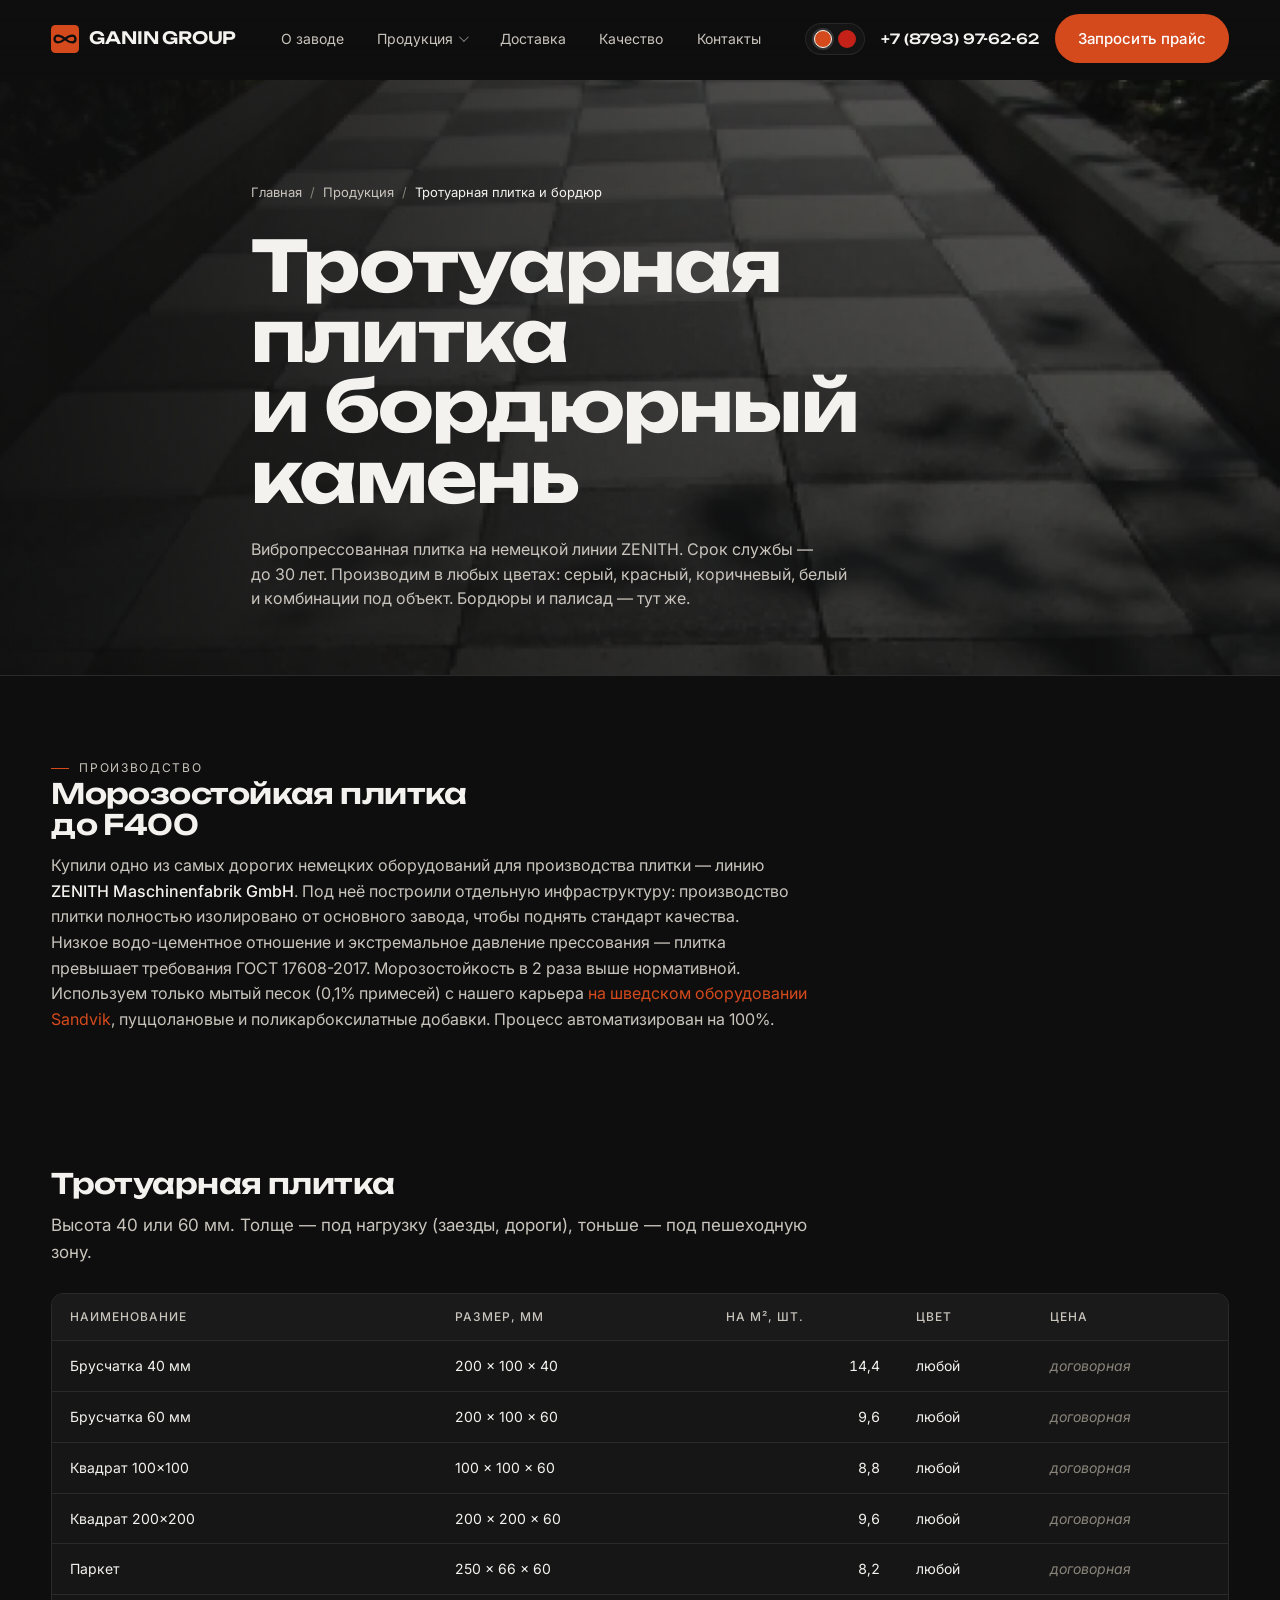
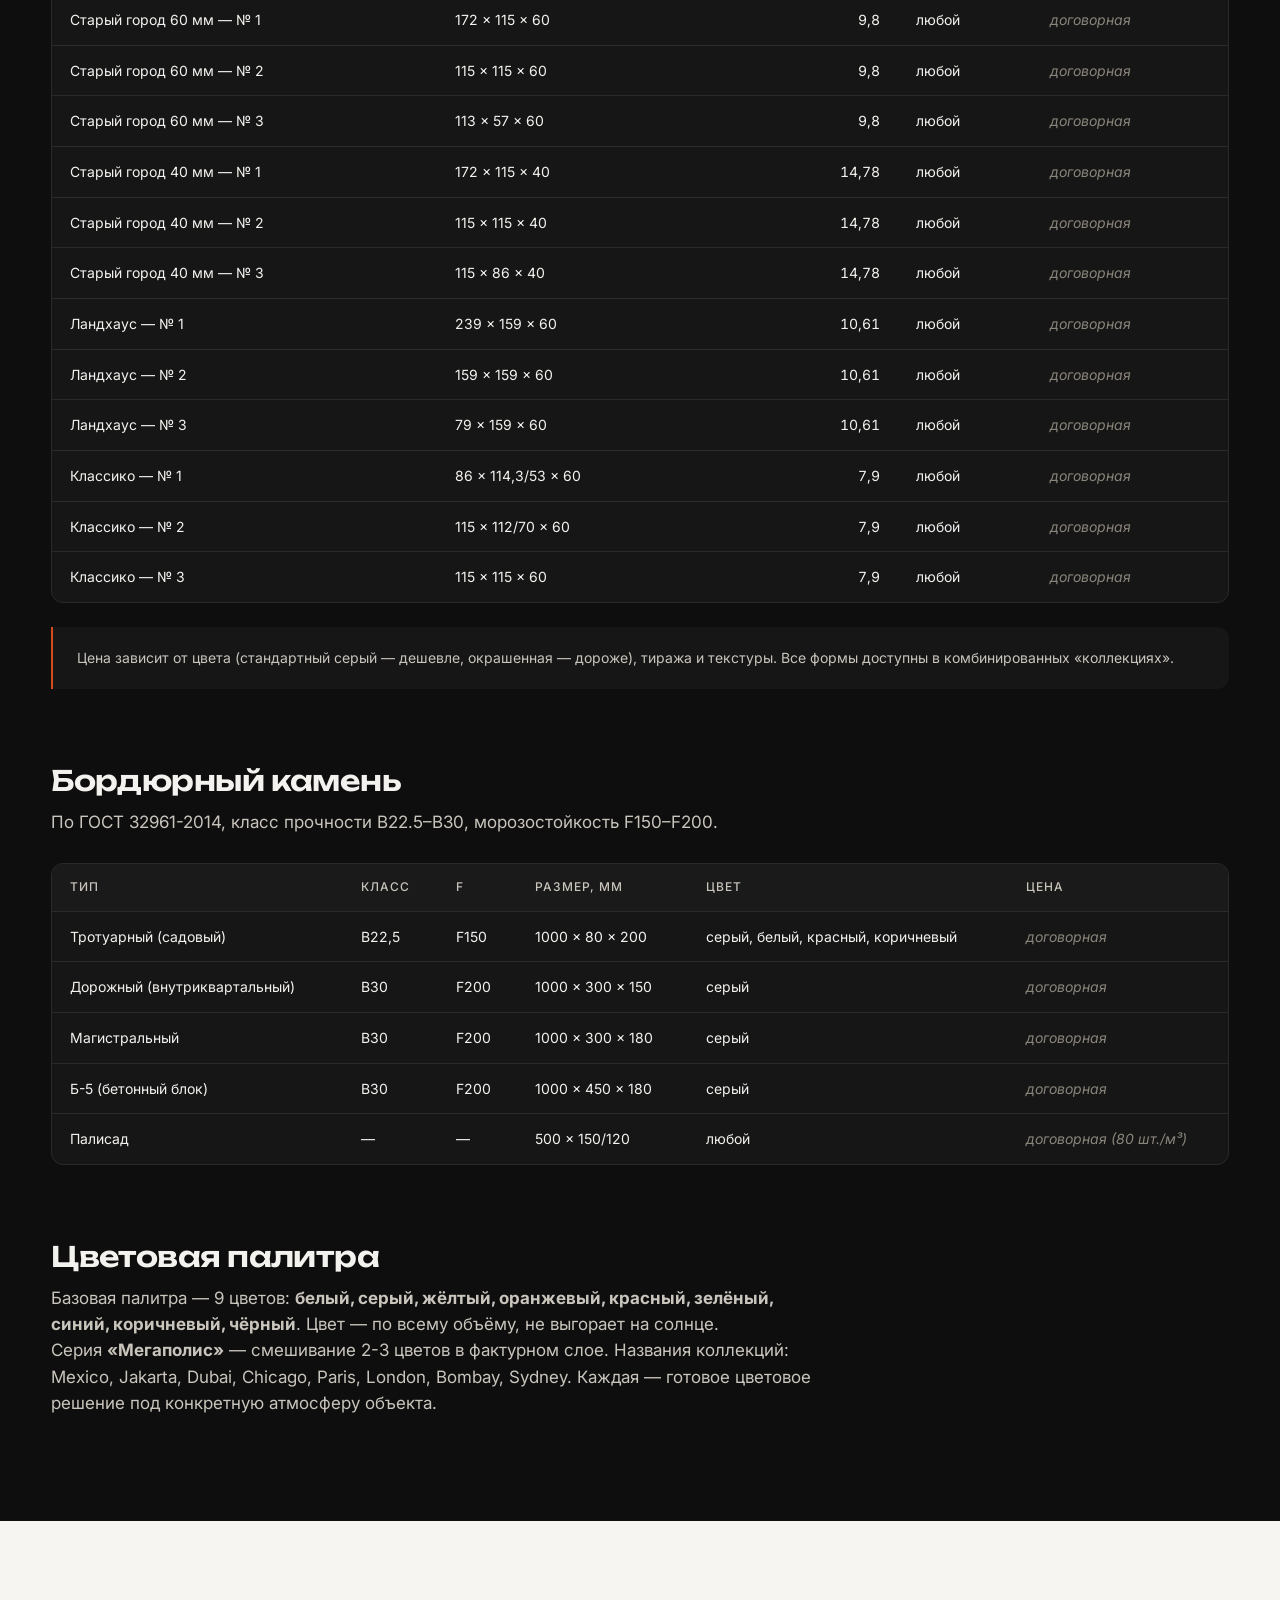
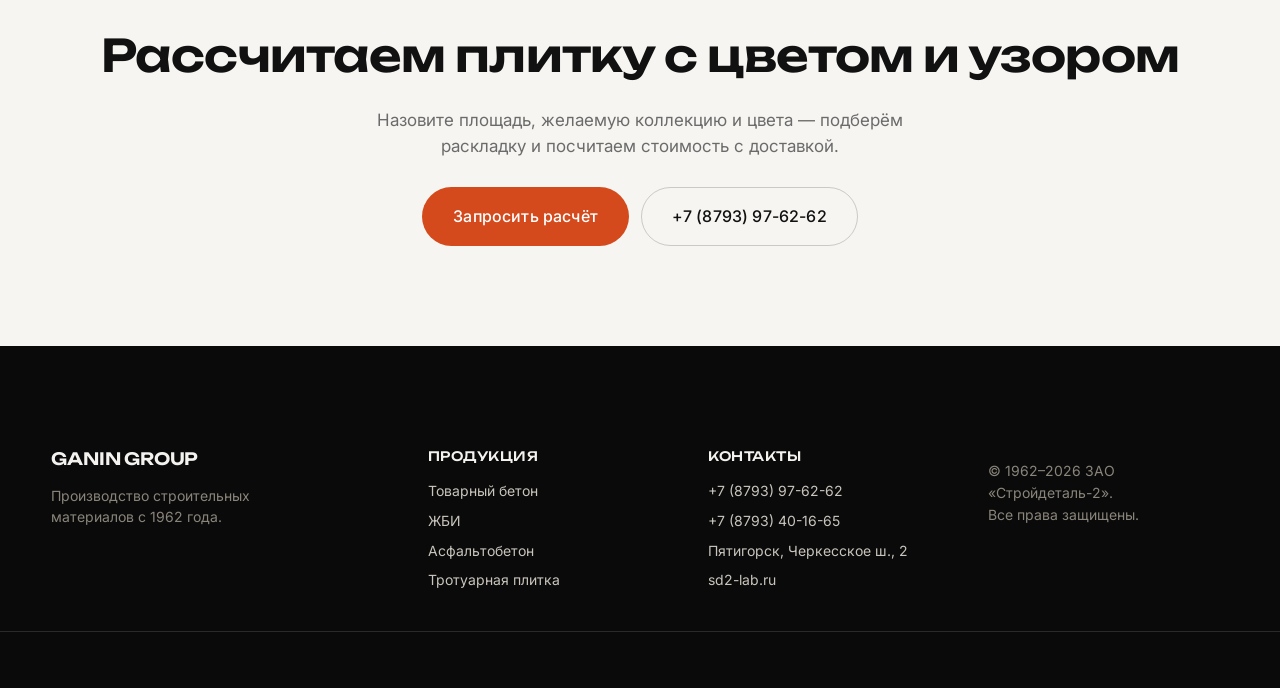
<file: products/paving.html>
<!doctype html>
<html lang="ru">
<head>
  <meta charset="utf-8" />
  <meta name="viewport" content="width=device-width, initial-scale=1, viewport-fit=cover" />
  <meta name="theme-color" content="#0E0E0E" />
  <title>Тротуарная плитка и бордюр — Стройдеталь-2, Пятигорск</title>
  <meta name="description" content="Вибропрессованная тротуарная плитка на немецкой линии ZENITH: брусчатка, паркет, Старый город, Ландхаус, Классико. Бордюрный камень и палисад. Любые цвета." />

  <link rel="preconnect" href="https://fonts.googleapis.com" />
  <link rel="preconnect" href="https://fonts.gstatic.com" crossorigin />
  <link rel="stylesheet" href="https://fonts.googleapis.com/css2?family=Inter:wght@400;500;600&family=Unbounded:wght@500;600;700&display=swap" />
  <link rel="stylesheet" href="../assets/css/styles.css" />
</head>
<body>

<header class="site-header" data-header>
  <div class="container header-row">
    <a class="brand" href="../index.html" aria-label="GANIN GROUP — на главную">
      <svg class="brand__mark" viewBox="0 0 32 32" aria-hidden="true"><rect width="32" height="32" rx="5" fill="currentColor"/><path d="M 4 16 C 4 11, 10 11, 16 16 C 22 21, 28 21, 28 16 C 28 11, 22 11, 16 16 C 10 21, 4 21, 4 16 Z" fill="none" stroke="#0E0E0E" stroke-width="2.6" stroke-linecap="round" stroke-linejoin="round"/></svg>
      <span class="brand__name">GANIN GROUP</span>
    </a>
    <nav class="nav" aria-label="Основная навигация">
      <ul class="nav__list">
        <li><a href="../index.html#about">О заводе</a></li>
        <li class="nav__has-sub">
          <a href="../index.html#products" aria-haspopup="true">Продукция</a>
          <ul class="nav__sub" aria-label="Категории продукции">
            <li><a href="concrete.html">Товарный бетон и&nbsp;растворы</a></li>
            <li><a href="zhbi.html">ЖБИ <small>293 позиции</small></a></li>
            <li><a href="asphalt.html">Асфальтобетон</a></li>
            <li><a href="paving.html">Тротуарная плитка, бордюр</a></li>
            <li><a href="drainage.html">Дренажные лотки</a></li>
            <li><a href="quarry.html">Инертные материалы <small>карьер</small></a></li>
          </ul>
        </li>
        <li><a href="../index.html#delivery">Доставка</a></li>
        <li><a href="../index.html#quality">Качество</a></li>
        <li><a href="../index.html#contacts">Контакты</a></li>
      </ul>
    </nav>
    <div class="header-actions">
      <a class="phone-link" href="tel:+78793976262">+7 (8793) 97-62-62</a>
      <a class="btn btn--accent" href="../index.html#contacts">Запросить прайс</a>
    </div>
    <button class="burger" data-burger aria-label="Открыть меню" aria-expanded="false">
      <span></span><span></span><span></span>
    </button>
  </div>
</header>

<main class="page">
  <section class="page-hero">
    <div class="page-hero__bg" aria-hidden="true">
      <img src="../assets/img/products/paving.webp" alt="" loading="lazy" />
    </div>
    <div class="container page-hero__inner">
      <nav class="breadcrumb" aria-label="Навигация по сайту">
        <a href="../index.html">Главная</a>
        <span class="breadcrumb__sep">/</span>
        <a href="../index.html#products">Продукция</a>
        <span class="breadcrumb__sep">/</span>
        <span class="breadcrumb__current">Тротуарная плитка и&nbsp;бордюр</span>
      </nav>
      <h1>Тротуарная плитка<br/>и&nbsp;бордюрный камень</h1>
      <p>
        Вибропрессованная плитка на&nbsp;немецкой линии ZENITH. Срок службы&nbsp;— до&nbsp;30&nbsp;лет.
        Производим в&nbsp;любых цветах: серый, красный, коричневый, белый и&nbsp;комбинации
        под объект. Бордюры и&nbsp;палисад&nbsp;— тут&nbsp;же.
      </p>
    </div>
  </section>

  <section class="page-section">
    <div class="container">
      <header class="page-section__head">
        <p class="eyebrow">Производство</p>
        <h2>Морозостойкая плитка<br/>до&nbsp;F400</h2>
        <div class="lede-block">
          <p>
            Купили одно из&nbsp;самых дорогих немецких оборудований для&nbsp;производства
            плитки&nbsp;— линию <strong>ZENITH Maschinenfabrik GmbH</strong>. Под&nbsp;неё
            построили отдельную инфраструктуру: производство плитки полностью изолировано
            от&nbsp;основного завода, чтобы поднять стандарт качества.
          </p>
          <p>
            Низкое водо-цементное отношение и&nbsp;экстремальное давление прессования&nbsp;—
            плитка превышает требования ГОСТ&nbsp;17608-2017. Морозостойкость в&nbsp;2&nbsp;раза
            выше нормативной. Используем только мытый песок (0,1% примесей) с&nbsp;нашего карьера
            <a class="accent" href="quarry.html">на&nbsp;шведском оборудовании Sandvik</a>,
            пуццолановые и&nbsp;поликарбоксилатные добавки. Процесс автоматизирован на&nbsp;100%.
          </p>
        </div>
      </header>
    </div>
  </section>

  <section class="page-section">
    <div class="container">
      <header class="page-section__head">
        <h2>Тротуарная плитка</h2>
        <p>Высота 40&nbsp;или 60&nbsp;мм. Толще&nbsp;— под нагрузку (заезды, дороги), тоньше&nbsp;— под пешеходную зону.</p>
      </header>

      <div class="table-wrap">
        <table class="price-table">
          <thead>
            <tr>
              <th>Наименование</th>
              <th>Размер, мм</th>
              <th>На&nbsp;м², шт.</th>
              <th>Цвет</th>
              <th>Цена</th>
            </tr>
          </thead>
          <tbody>
            <tr><td>Брусчатка 40&nbsp;мм</td><td>200 × 100 × 40</td><td class="num">14,4</td><td>любой</td><td class="muted">договорная</td></tr>
            <tr><td>Брусчатка 60&nbsp;мм</td><td>200 × 100 × 60</td><td class="num">9,6</td><td>любой</td><td class="muted">договорная</td></tr>
            <tr><td>Квадрат 100×100</td><td>100 × 100 × 60</td><td class="num">8,8</td><td>любой</td><td class="muted">договорная</td></tr>
            <tr><td>Квадрат 200×200</td><td>200 × 200 × 60</td><td class="num">9,6</td><td>любой</td><td class="muted">договорная</td></tr>
            <tr><td>Паркет</td><td>250 × 66 × 60</td><td class="num">8,2</td><td>любой</td><td class="muted">договорная</td></tr>
            <tr><td>Старый город 60&nbsp;мм — №&nbsp;1</td><td>172 × 115 × 60</td><td class="num">9,8</td><td>любой</td><td class="muted">договорная</td></tr>
            <tr><td>Старый город 60&nbsp;мм — №&nbsp;2</td><td>115 × 115 × 60</td><td class="num">9,8</td><td>любой</td><td class="muted">договорная</td></tr>
            <tr><td>Старый город 60&nbsp;мм — №&nbsp;3</td><td>113 × 57 × 60</td><td class="num">9,8</td><td>любой</td><td class="muted">договорная</td></tr>
            <tr><td>Старый город 40&nbsp;мм — №&nbsp;1</td><td>172 × 115 × 40</td><td class="num">14,78</td><td>любой</td><td class="muted">договорная</td></tr>
            <tr><td>Старый город 40&nbsp;мм — №&nbsp;2</td><td>115 × 115 × 40</td><td class="num">14,78</td><td>любой</td><td class="muted">договорная</td></tr>
            <tr><td>Старый город 40&nbsp;мм — №&nbsp;3</td><td>115 × 86 × 40</td><td class="num">14,78</td><td>любой</td><td class="muted">договорная</td></tr>
            <tr><td>Ландхаус — №&nbsp;1</td><td>239 × 159 × 60</td><td class="num">10,61</td><td>любой</td><td class="muted">договорная</td></tr>
            <tr><td>Ландхаус — №&nbsp;2</td><td>159 × 159 × 60</td><td class="num">10,61</td><td>любой</td><td class="muted">договорная</td></tr>
            <tr><td>Ландхаус — №&nbsp;3</td><td>79 × 159 × 60</td><td class="num">10,61</td><td>любой</td><td class="muted">договорная</td></tr>
            <tr><td>Классико — №&nbsp;1</td><td>86 × 114,3/53 × 60</td><td class="num">7,9</td><td>любой</td><td class="muted">договорная</td></tr>
            <tr><td>Классико — №&nbsp;2</td><td>115 × 112/70 × 60</td><td class="num">7,9</td><td>любой</td><td class="muted">договорная</td></tr>
            <tr><td>Классико — №&nbsp;3</td><td>115 × 115 × 60</td><td class="num">7,9</td><td>любой</td><td class="muted">договорная</td></tr>
          </tbody>
        </table>
      </div>

      <div class="tech-notes">
        Цена зависит от&nbsp;цвета (стандартный серый&nbsp;— дешевле, окрашенная&nbsp;— дороже),
        тиража и&nbsp;текстуры. Все формы доступны в&nbsp;комбинированных «коллекциях».
      </div>
    </div>
  </section>

  <section class="page-section">
    <div class="container">
      <header class="page-section__head">
        <h2>Бордюрный камень</h2>
        <p>По&nbsp;ГОСТ&nbsp;32961-2014, класс прочности B22.5–B30, морозостойкость F150–F200.</p>
      </header>

      <div class="table-wrap">
        <table class="price-table">
          <thead>
            <tr>
              <th>Тип</th>
              <th>Класс</th>
              <th>F</th>
              <th>Размер, мм</th>
              <th>Цвет</th>
              <th>Цена</th>
            </tr>
          </thead>
          <tbody>
            <tr><td>Тротуарный (садовый)</td><td>B22,5</td><td>F150</td><td>1000 × 80 × 200</td><td>серый, белый, красный, коричневый</td><td class="muted">договорная</td></tr>
            <tr><td>Дорожный (внутриквартальный)</td><td>B30</td><td>F200</td><td>1000 × 300 × 150</td><td>серый</td><td class="muted">договорная</td></tr>
            <tr><td>Магистральный</td><td>B30</td><td>F200</td><td>1000 × 300 × 180</td><td>серый</td><td class="muted">договорная</td></tr>
            <tr><td>Б-5 (бетонный блок)</td><td>B30</td><td>F200</td><td>1000 × 450 × 180</td><td>серый</td><td class="muted">договорная</td></tr>
            <tr><td>Палисад</td><td>—</td><td>—</td><td>500 × 150/120</td><td>любой</td><td class="muted">договорная (80&nbsp;шт./м&sup3;)</td></tr>
          </tbody>
        </table>
      </div>
    </div>
  </section>

  <section class="page-section">
    <div class="container">
      <header class="page-section__head">
        <h2>Цветовая палитра</h2>
        <p>
          Базовая палитра&nbsp;— 9&nbsp;цветов: <b>белый, серый, жёлтый, оранжевый,
          красный, зелёный, синий, коричневый, чёрный</b>. Цвет&nbsp;— по&nbsp;всему объёму,
          не&nbsp;выгорает на&nbsp;солнце.
        </p>
        <p>
          Серия <strong>«Мегаполис»</strong>&nbsp;— смешивание 2-3&nbsp;цветов в&nbsp;фактурном слое.
          Названия коллекций: Mexico, Jakarta, Dubai, Chicago, Paris, London, Bombay, Sydney.
          Каждая&nbsp;— готовое цветовое решение под&nbsp;конкретную атмосферу объекта.
        </p>
      </header>
    </div>
  </section>

  <section class="page-cta">
    <div class="container">
      <h2>Рассчитаем плитку с&nbsp;цветом и&nbsp;узором</h2>
      <p>Назовите площадь, желаемую коллекцию и&nbsp;цвета&nbsp;— подберём раскладку и&nbsp;посчитаем стоимость с&nbsp;доставкой.</p>
      <div class="page-cta__actions">
        <a class="btn btn--accent btn--lg" href="../index.html#contacts">Запросить расчёт</a>
        <a class="btn btn--ghost btn--lg" href="tel:+78793976262">+7 (8793) 97-62-62</a>
      </div>
    </div>
  </section>
</main>

<footer class="footer">
  <div class="container footer__grid">
    <div class="footer__brand">
      <span class="brand__name">GANIN GROUP</span>
      <p>Производство строительных материалов с&nbsp;1962&nbsp;года.</p>
    </div>
    <div class="footer__col">
      <p class="footer__h">Продукция</p>
      <ul>
        <li><a href="concrete.html">Товарный бетон</a></li>
        <li><a href="zhbi.html">ЖБИ</a></li>
        <li><a href="asphalt.html">Асфальтобетон</a></li>
        <li><a href="paving.html">Тротуарная плитка</a></li>
      </ul>
    </div>
    <div class="footer__col">
      <p class="footer__h">Контакты</p>
      <ul>
        <li><a href="tel:+78793976262">+7 (8793) 97-62-62</a></li>
        <li><a href="tel:+78793401665">+7 (8793) 40-16-65</a></li>
        <li>Пятигорск, Черкесское ш., 2</li>
        <li><a href="https://sd2-lab.ru" rel="noopener" target="_blank">sd2-lab.ru</a></li>
      </ul>
    </div>
    <div class="footer__col footer__legal">
      <p>© 1962–<span data-year>2026</span> ЗАО «Стройдеталь-2».<br/>Все права защищены.</p>
    </div>
  </div>
</footer>

<script src="../assets/js/main.js" defer></script>
</body>
</html>
</file>
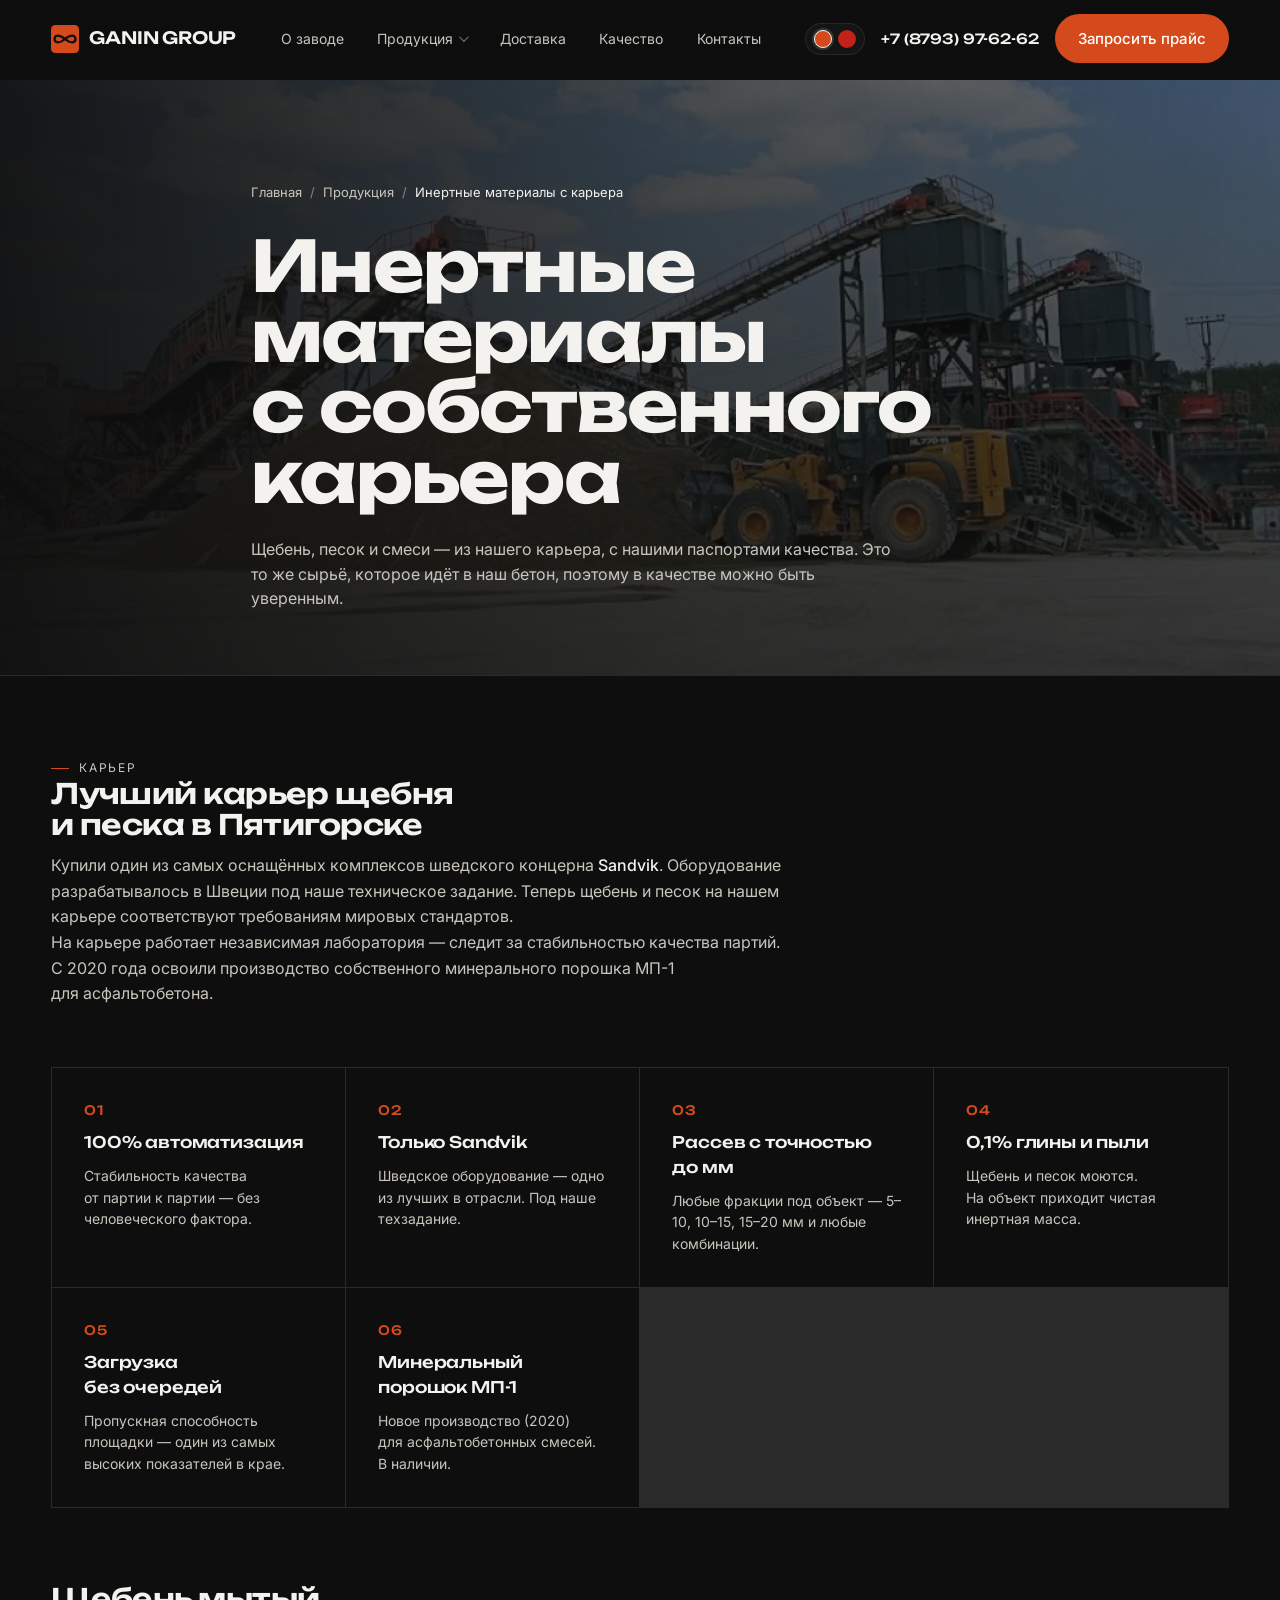
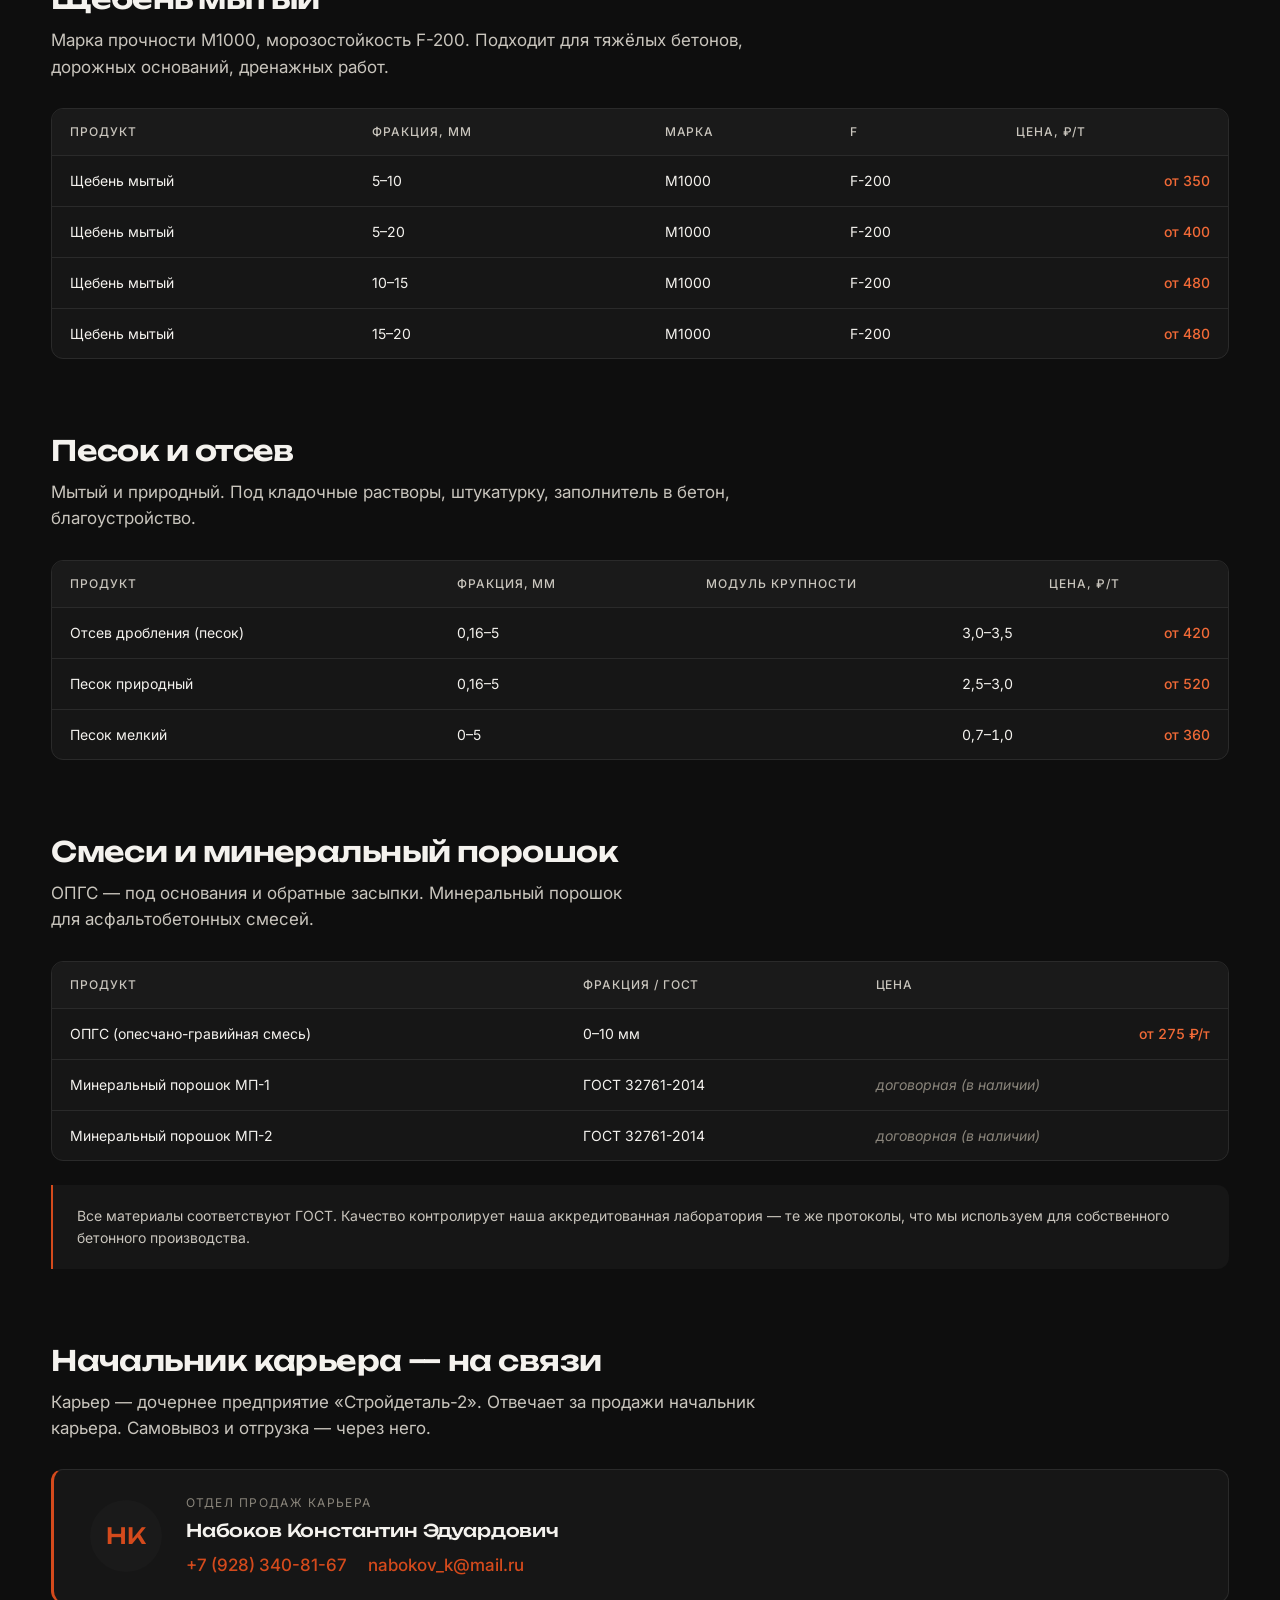
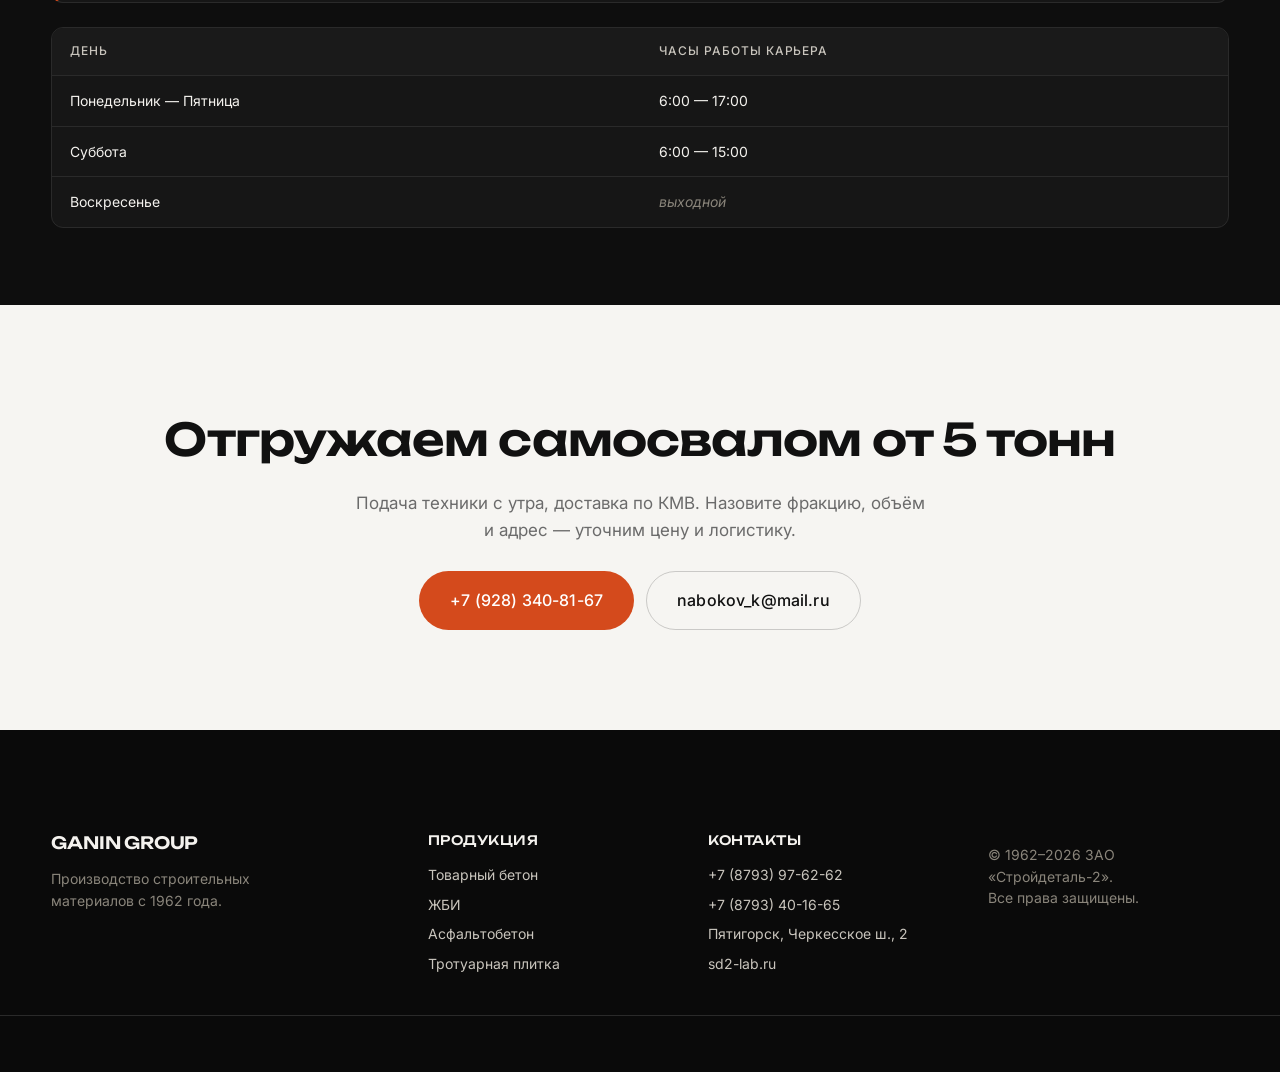
<file: products/quarry.html>
<!doctype html>
<html lang="ru">
<head>
  <meta charset="utf-8" />
  <meta name="viewport" content="width=device-width, initial-scale=1, viewport-fit=cover" />
  <meta name="theme-color" content="#0E0E0E" />
  <title>Карьер: щебень, песок, ОПГС — Стройдеталь-2, Пятигорск</title>
  <meta name="description" content="Инертные материалы с собственного карьера: щебень мытый фракции 5–20 мм, песок мытый, отсев, ОПГС. То же сырьё идёт в наш бетон." />

  <link rel="preconnect" href="https://fonts.googleapis.com" />
  <link rel="preconnect" href="https://fonts.gstatic.com" crossorigin />
  <link rel="stylesheet" href="https://fonts.googleapis.com/css2?family=Inter:wght@400;500;600&family=Unbounded:wght@500;600;700&display=swap" />
  <link rel="stylesheet" href="../assets/css/styles.css" />
</head>
<body>

<header class="site-header" data-header>
  <div class="container header-row">
    <a class="brand" href="../index.html" aria-label="GANIN GROUP — на главную">
      <svg class="brand__mark" viewBox="0 0 32 32" aria-hidden="true"><rect width="32" height="32" rx="5" fill="currentColor"/><path d="M 4 16 C 4 11, 10 11, 16 16 C 22 21, 28 21, 28 16 C 28 11, 22 11, 16 16 C 10 21, 4 21, 4 16 Z" fill="none" stroke="#0E0E0E" stroke-width="2.6" stroke-linecap="round" stroke-linejoin="round"/></svg>
      <span class="brand__name">GANIN GROUP</span>
    </a>
    <nav class="nav" aria-label="Основная навигация">
      <ul class="nav__list">
        <li><a href="../index.html#about">О заводе</a></li>
        <li class="nav__has-sub">
          <a href="../index.html#products" aria-haspopup="true">Продукция</a>
          <ul class="nav__sub" aria-label="Категории продукции">
            <li><a href="concrete.html">Товарный бетон и&nbsp;растворы</a></li>
            <li><a href="zhbi.html">ЖБИ <small>293 позиции</small></a></li>
            <li><a href="asphalt.html">Асфальтобетон</a></li>
            <li><a href="paving.html">Тротуарная плитка, бордюр</a></li>
            <li><a href="drainage.html">Дренажные лотки</a></li>
            <li><a href="quarry.html">Инертные материалы <small>карьер</small></a></li>
          </ul>
        </li>
        <li><a href="../index.html#delivery">Доставка</a></li>
        <li><a href="../index.html#quality">Качество</a></li>
        <li><a href="../index.html#contacts">Контакты</a></li>
      </ul>
    </nav>
    <div class="header-actions">
      <a class="phone-link" href="tel:+78793976262">+7 (8793) 97-62-62</a>
      <a class="btn btn--accent" href="../index.html#contacts">Запросить прайс</a>
    </div>
    <button class="burger" data-burger aria-label="Открыть меню" aria-expanded="false">
      <span></span><span></span><span></span>
    </button>
  </div>
</header>

<main class="page">
  <section class="page-hero">
    <div class="page-hero__bg" aria-hidden="true">
      <img src="../assets/img/products/quarry.webp" alt="" loading="lazy" />
    </div>
    <div class="container page-hero__inner">
      <nav class="breadcrumb" aria-label="Навигация по сайту">
        <a href="../index.html">Главная</a>
        <span class="breadcrumb__sep">/</span>
        <a href="../index.html#products">Продукция</a>
        <span class="breadcrumb__sep">/</span>
        <span class="breadcrumb__current">Инертные материалы с&nbsp;карьера</span>
      </nav>
      <h1>Инертные материалы<br/>с&nbsp;собственного карьера</h1>
      <p>
        Щебень, песок и&nbsp;смеси&nbsp;— из&nbsp;нашего карьера, с&nbsp;нашими паспортами качества.
        Это то&nbsp;же сырьё, которое идёт в&nbsp;наш бетон, поэтому в&nbsp;качестве можно быть уверенным.
      </p>
    </div>
  </section>

  <section class="page-section">
    <div class="container">
      <header class="page-section__head">
        <p class="eyebrow">Карьер</p>
        <h2>Лучший карьер щебня<br/>и&nbsp;песка в&nbsp;Пятигорске</h2>
        <div class="lede-block">
          <p>
            Купили один из&nbsp;самых оснащённых комплексов шведского концерна
            <strong>Sandvik</strong>. Оборудование разрабатывалось в&nbsp;Швеции
            под&nbsp;наше техническое задание. Теперь щебень и&nbsp;песок
            на&nbsp;нашем карьере соответствуют требованиям мировых стандартов.
          </p>
          <p>
            На&nbsp;карьере работает независимая лаборатория&nbsp;— следит
            за&nbsp;стабильностью качества партий. С&nbsp;2020&nbsp;года освоили
            производство собственного минерального порошка МП-1 для&nbsp;асфальтобетона.
          </p>
        </div>
      </header>

      <ul class="advantages reveal">
        <li><span class="advantages__num">01</span><h4>100% автоматизация</h4><p>Стабильность качества от&nbsp;партии к&nbsp;партии&nbsp;— без человеческого фактора.</p></li>
        <li><span class="advantages__num">02</span><h4>Только Sandvik</h4><p>Шведское оборудование&nbsp;— одно из&nbsp;лучших в&nbsp;отрасли. Под&nbsp;наше техзадание.</p></li>
        <li><span class="advantages__num">03</span><h4>Рассев с&nbsp;точностью до&nbsp;мм</h4><p>Любые фракции под&nbsp;объект&nbsp;— 5–10, 10–15, 15–20&nbsp;мм и&nbsp;любые комбинации.</p></li>
        <li><span class="advantages__num">04</span><h4>0,1% глины и&nbsp;пыли</h4><p>Щебень и&nbsp;песок моются. На&nbsp;объект приходит чистая инертная масса.</p></li>
        <li><span class="advantages__num">05</span><h4>Загрузка без&nbsp;очередей</h4><p>Пропускная способность площадки&nbsp;— один из&nbsp;самых высоких показателей в&nbsp;крае.</p></li>
        <li><span class="advantages__num">06</span><h4>Минеральный порошок МП-1</h4><p>Новое производство (2020) для&nbsp;асфальтобетонных смесей. В&nbsp;наличии.</p></li>
      </ul>
    </div>
  </section>

  <section class="page-section">
    <div class="container">
      <header class="page-section__head">
        <h2>Щебень мытый</h2>
        <p>Марка прочности М1000, морозостойкость F-200. Подходит для&nbsp;тяжёлых бетонов, дорожных оснований, дренажных работ.</p>
      </header>

      <div class="table-wrap">
        <table class="price-table">
          <thead>
            <tr>
              <th>Продукт</th>
              <th>Фракция, мм</th>
              <th>Марка</th>
              <th>F</th>
              <th>Цена, ₽/т</th>
            </tr>
          </thead>
          <tbody>
            <tr><td>Щебень мытый</td><td>5–10</td><td>М1000</td><td>F-200</td><td class="price">от&nbsp;350</td></tr>
            <tr><td>Щебень мытый</td><td>5–20</td><td>М1000</td><td>F-200</td><td class="price">от&nbsp;400</td></tr>
            <tr><td>Щебень мытый</td><td>10–15</td><td>М1000</td><td>F-200</td><td class="price">от&nbsp;480</td></tr>
            <tr><td>Щебень мытый</td><td>15–20</td><td>М1000</td><td>F-200</td><td class="price">от&nbsp;480</td></tr>
          </tbody>
        </table>
      </div>
    </div>
  </section>

  <section class="page-section">
    <div class="container">
      <header class="page-section__head">
        <h2>Песок и&nbsp;отсев</h2>
        <p>Мытый и&nbsp;природный. Под кладочные растворы, штукатурку, заполнитель в&nbsp;бетон, благоустройство.</p>
      </header>

      <div class="table-wrap">
        <table class="price-table">
          <thead>
            <tr>
              <th>Продукт</th>
              <th>Фракция, мм</th>
              <th>Модуль крупности</th>
              <th>Цена, ₽/т</th>
            </tr>
          </thead>
          <tbody>
            <tr><td>Отсев дробления (песок)</td><td>0,16–5</td><td class="num">3,0–3,5</td><td class="price">от&nbsp;420</td></tr>
            <tr><td>Песок природный</td><td>0,16–5</td><td class="num">2,5–3,0</td><td class="price">от&nbsp;520</td></tr>
            <tr><td>Песок мелкий</td><td>0–5</td><td class="num">0,7–1,0</td><td class="price">от&nbsp;360</td></tr>
          </tbody>
        </table>
      </div>
    </div>
  </section>

  <section class="page-section">
    <div class="container">
      <header class="page-section__head">
        <h2>Смеси и&nbsp;минеральный порошок</h2>
        <p>ОПГС&nbsp;— под основания и&nbsp;обратные засыпки. Минеральный порошок для&nbsp;асфальтобетонных смесей.</p>
      </header>

      <div class="table-wrap">
        <table class="price-table">
          <thead>
            <tr>
              <th>Продукт</th>
              <th>Фракция / ГОСТ</th>
              <th>Цена</th>
            </tr>
          </thead>
          <tbody>
            <tr><td>ОПГС (опесчано-гравийная смесь)</td><td>0–10 мм</td><td class="price">от&nbsp;275&nbsp;₽/т</td></tr>
            <tr><td>Минеральный порошок МП-1</td><td>ГОСТ&nbsp;32761-2014</td><td class="muted">договорная (в&nbsp;наличии)</td></tr>
            <tr><td>Минеральный порошок МП-2</td><td>ГОСТ&nbsp;32761-2014</td><td class="muted">договорная (в&nbsp;наличии)</td></tr>
          </tbody>
        </table>
      </div>

      <div class="tech-notes">
        Все материалы соответствуют ГОСТ. Качество контролирует наша
        аккредитованная лаборатория&nbsp;— те&nbsp;же протоколы, что мы&nbsp;используем
        для&nbsp;собственного бетонного производства.
      </div>
    </div>
  </section>

  <section class="page-section">
    <div class="container">
      <header class="page-section__head">
        <h2>Начальник карьера&nbsp;— на&nbsp;связи</h2>
        <p>Карьер&nbsp;— дочернее предприятие «Стройдеталь-2». Отвечает за&nbsp;продажи начальник карьера. Самовывоз и&nbsp;отгрузка&nbsp;— через него.</p>
      </header>

      <aside class="manager-card reveal">
        <div class="manager-card__avatar" aria-hidden="true">НК</div>
        <div>
          <p class="manager-card__label">Отдел продаж карьера</p>
          <p class="manager-card__name">Набоков Константин Эдуардович</p>
          <div>
            <a href="tel:+79283408167">+7 (928) 340-81-67</a>
            <a href="mailto:nabokov_k@mail.ru">nabokov_k@mail.ru</a>
          </div>
        </div>
      </aside>

      <div class="table-wrap" style="margin-top:24px">
        <table class="price-table">
          <thead>
            <tr><th>День</th><th>Часы работы карьера</th></tr>
          </thead>
          <tbody>
            <tr><td>Понедельник&nbsp;— Пятница</td><td>6:00&nbsp;— 17:00</td></tr>
            <tr><td>Суббота</td><td>6:00&nbsp;— 15:00</td></tr>
            <tr><td>Воскресенье</td><td class="muted">выходной</td></tr>
          </tbody>
        </table>
      </div>
    </div>
  </section>

  <section class="page-cta">
    <div class="container">
      <h2>Отгружаем самосвалом от&nbsp;5&nbsp;тонн</h2>
      <p>Подача техники с&nbsp;утра, доставка по&nbsp;КМВ. Назовите фракцию, объём и&nbsp;адрес&nbsp;— уточним цену и&nbsp;логистику.</p>
      <div class="page-cta__actions">
        <a class="btn btn--accent btn--lg" href="tel:+79283408167">+7 (928) 340-81-67</a>
        <a class="btn btn--ghost btn--lg" href="mailto:nabokov_k@mail.ru">nabokov_k@mail.ru</a>
      </div>
    </div>
  </section>
</main>

<footer class="footer">
  <div class="container footer__grid">
    <div class="footer__brand">
      <span class="brand__name">GANIN GROUP</span>
      <p>Производство строительных материалов с&nbsp;1962&nbsp;года.</p>
    </div>
    <div class="footer__col">
      <p class="footer__h">Продукция</p>
      <ul>
        <li><a href="concrete.html">Товарный бетон</a></li>
        <li><a href="zhbi.html">ЖБИ</a></li>
        <li><a href="asphalt.html">Асфальтобетон</a></li>
        <li><a href="paving.html">Тротуарная плитка</a></li>
      </ul>
    </div>
    <div class="footer__col">
      <p class="footer__h">Контакты</p>
      <ul>
        <li><a href="tel:+78793976262">+7 (8793) 97-62-62</a></li>
        <li><a href="tel:+78793401665">+7 (8793) 40-16-65</a></li>
        <li>Пятигорск, Черкесское ш., 2</li>
        <li><a href="https://sd2-lab.ru" rel="noopener" target="_blank">sd2-lab.ru</a></li>
      </ul>
    </div>
    <div class="footer__col footer__legal">
      <p>© 1962–<span data-year>2026</span> ЗАО «Стройдеталь-2».<br/>Все права защищены.</p>
    </div>
  </div>
</footer>

<script src="../assets/js/main.js" defer></script>
</body>
</html>
</file>
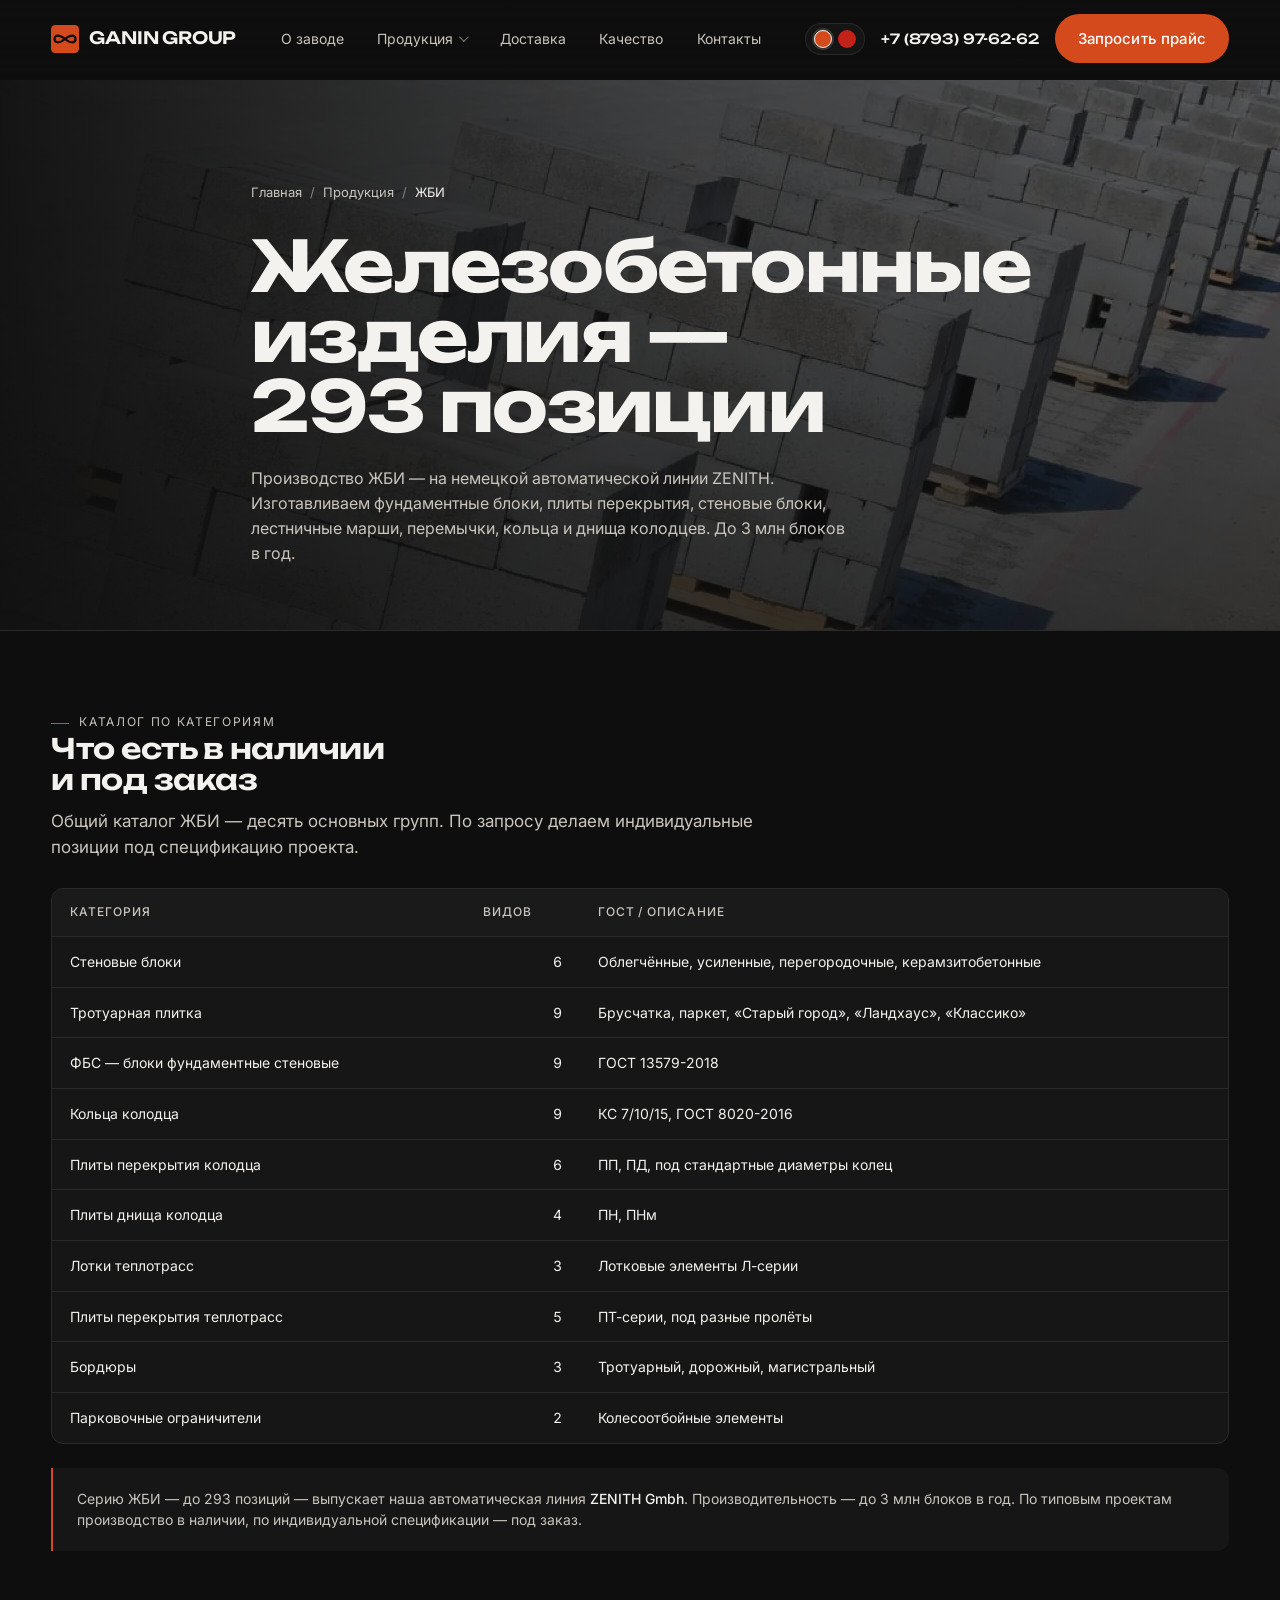
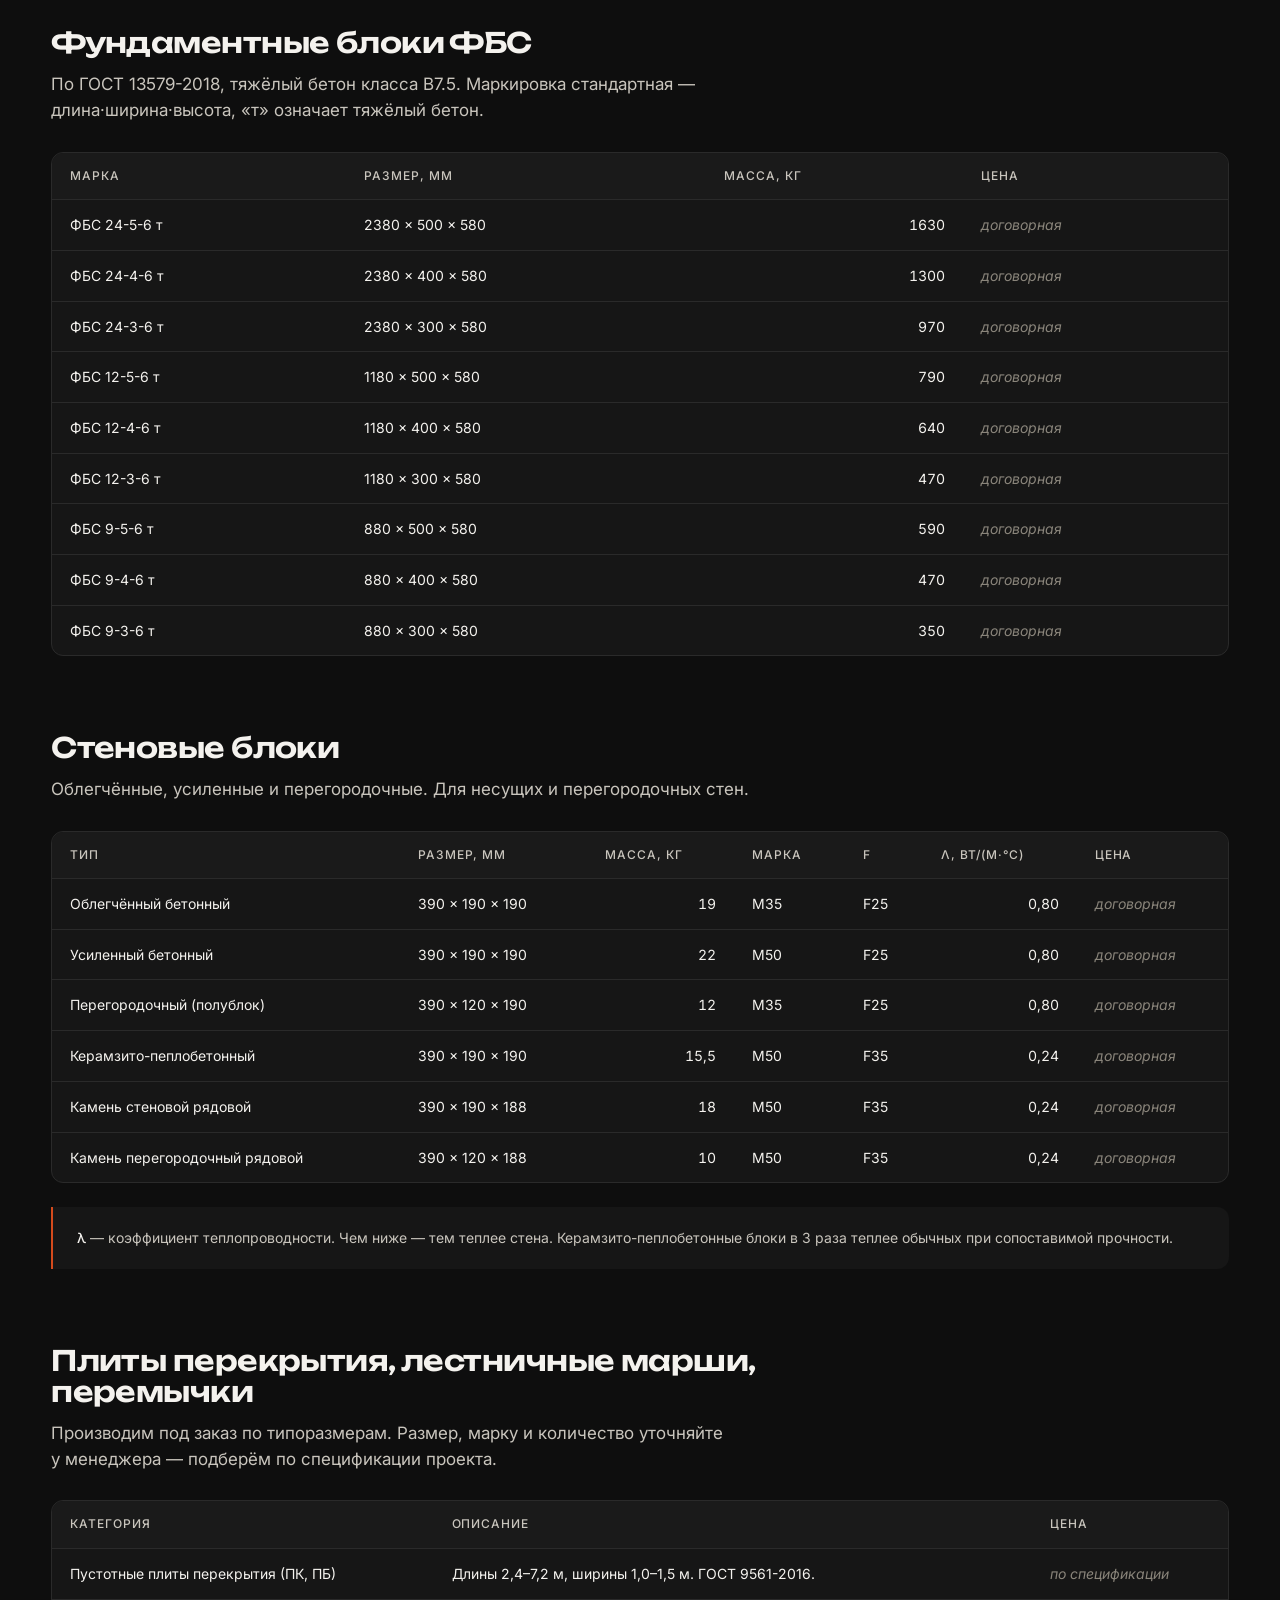
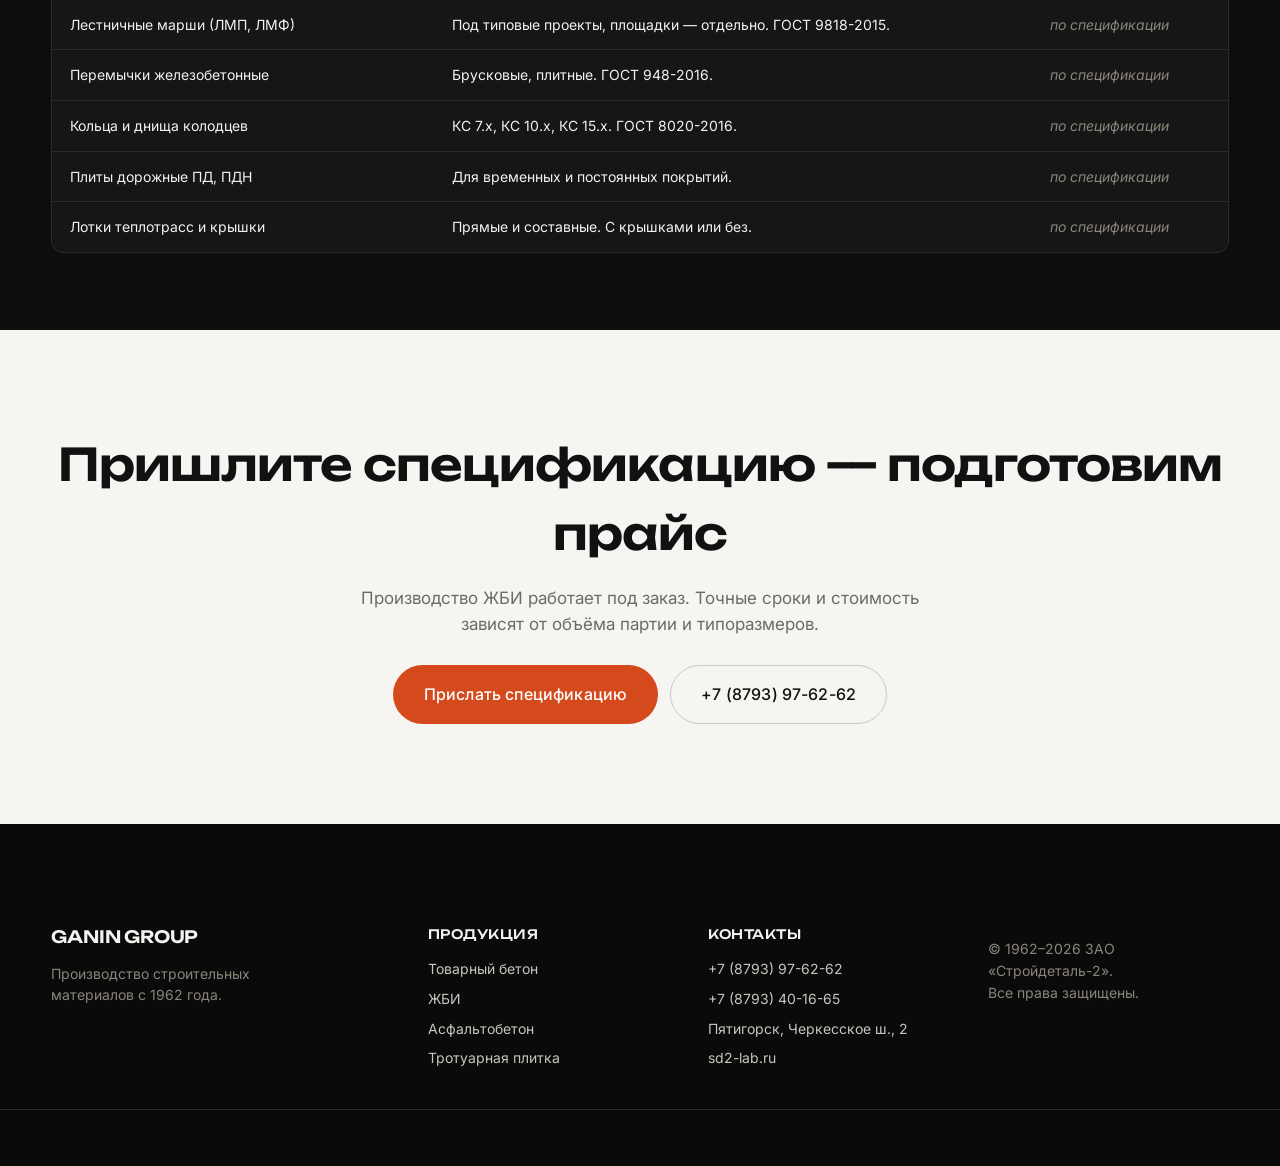
<file: products/zhbi.html>
<!doctype html>
<html lang="ru">
<head>
  <meta charset="utf-8" />
  <meta name="viewport" content="width=device-width, initial-scale=1, viewport-fit=cover" />
  <meta name="theme-color" content="#0E0E0E" />
  <title>ЖБИ: плиты, ФБС, стеновые блоки, лестницы — Стройдеталь-2</title>
  <meta name="description" content="293 позиции ЖБИ собственного производства: фундаментные блоки ФБС, плиты перекрытия ПК, стеновые блоки, лестничные марши ЛМП. Производство на немецкой линии ZENITH." />

  <link rel="preconnect" href="https://fonts.googleapis.com" />
  <link rel="preconnect" href="https://fonts.gstatic.com" crossorigin />
  <link rel="stylesheet" href="https://fonts.googleapis.com/css2?family=Inter:wght@400;500;600&family=Unbounded:wght@500;600;700&display=swap" />
  <link rel="stylesheet" href="../assets/css/styles.css" />
</head>
<body>

<header class="site-header" data-header>
  <div class="container header-row">
    <a class="brand" href="../index.html" aria-label="GANIN GROUP — на главную">
      <svg class="brand__mark" viewBox="0 0 32 32" aria-hidden="true"><rect width="32" height="32" rx="5" fill="currentColor"/><path d="M 4 16 C 4 11, 10 11, 16 16 C 22 21, 28 21, 28 16 C 28 11, 22 11, 16 16 C 10 21, 4 21, 4 16 Z" fill="none" stroke="#0E0E0E" stroke-width="2.6" stroke-linecap="round" stroke-linejoin="round"/></svg>
      <span class="brand__name">GANIN GROUP</span>
    </a>
    <nav class="nav" aria-label="Основная навигация">
      <ul class="nav__list">
        <li><a href="../index.html#about">О заводе</a></li>
        <li class="nav__has-sub">
          <a href="../index.html#products" aria-haspopup="true">Продукция</a>
          <ul class="nav__sub" aria-label="Категории продукции">
            <li><a href="concrete.html">Товарный бетон и&nbsp;растворы</a></li>
            <li><a href="zhbi.html">ЖБИ <small>293 позиции</small></a></li>
            <li><a href="asphalt.html">Асфальтобетон</a></li>
            <li><a href="paving.html">Тротуарная плитка, бордюр</a></li>
            <li><a href="drainage.html">Дренажные лотки</a></li>
            <li><a href="quarry.html">Инертные материалы <small>карьер</small></a></li>
          </ul>
        </li>
        <li><a href="../index.html#delivery">Доставка</a></li>
        <li><a href="../index.html#quality">Качество</a></li>
        <li><a href="../index.html#contacts">Контакты</a></li>
      </ul>
    </nav>
    <div class="header-actions">
      <a class="phone-link" href="tel:+78793976262">+7 (8793) 97-62-62</a>
      <a class="btn btn--accent" href="../index.html#contacts">Запросить прайс</a>
    </div>
    <button class="burger" data-burger aria-label="Открыть меню" aria-expanded="false">
      <span></span><span></span><span></span>
    </button>
  </div>
</header>

<main class="page">
  <section class="page-hero">
    <div class="page-hero__bg" aria-hidden="true">
      <img src="../assets/img/products/jbi.webp" alt="" loading="lazy" />
    </div>
    <div class="container page-hero__inner">
      <nav class="breadcrumb" aria-label="Навигация по сайту">
        <a href="../index.html">Главная</a>
        <span class="breadcrumb__sep">/</span>
        <a href="../index.html#products">Продукция</a>
        <span class="breadcrumb__sep">/</span>
        <span class="breadcrumb__current">ЖБИ</span>
      </nav>
      <h1>Железобетонные<br/>изделия&nbsp;— 293&nbsp;позиции</h1>
      <p>
        Производство ЖБИ&nbsp;— на&nbsp;немецкой автоматической линии ZENITH.
        Изготавливаем фундаментные блоки, плиты перекрытия, стеновые блоки,
        лестничные марши, перемычки, кольца и&nbsp;днища колодцев. До&nbsp;3&nbsp;млн&nbsp;блоков в&nbsp;год.
      </p>
    </div>
  </section>

  <section class="page-section">
    <div class="container">
      <header class="page-section__head">
        <p class="eyebrow">Каталог по&nbsp;категориям</p>
        <h2>Что есть в&nbsp;наличии<br/>и&nbsp;под&nbsp;заказ</h2>
        <p>Общий каталог ЖБИ&nbsp;— десять основных групп. По&nbsp;запросу делаем индивидуальные позиции под&nbsp;спецификацию проекта.</p>
      </header>

      <div class="table-wrap">
        <table class="price-table">
          <thead>
            <tr><th>Категория</th><th>Видов</th><th>ГОСТ / описание</th></tr>
          </thead>
          <tbody>
            <tr><td>Стеновые блоки</td><td class="num">6</td><td>Облегчённые, усиленные, перегородочные, керамзитобетонные</td></tr>
            <tr><td>Тротуарная плитка</td><td class="num">9</td><td>Брусчатка, паркет, «Старый город», «Ландхаус», «Классико»</td></tr>
            <tr><td>ФБС&nbsp;— блоки фундаментные стеновые</td><td class="num">9</td><td>ГОСТ&nbsp;13579-2018</td></tr>
            <tr><td>Кольца колодца</td><td class="num">9</td><td>КС&nbsp;7/10/15, ГОСТ&nbsp;8020-2016</td></tr>
            <tr><td>Плиты перекрытия колодца</td><td class="num">6</td><td>ПП, ПД, под&nbsp;стандартные диаметры колец</td></tr>
            <tr><td>Плиты днища колодца</td><td class="num">4</td><td>ПН, ПНм</td></tr>
            <tr><td>Лотки теплотрасс</td><td class="num">3</td><td>Лотковые элементы Л-серии</td></tr>
            <tr><td>Плиты перекрытия теплотрасс</td><td class="num">5</td><td>ПТ-серии, под&nbsp;разные пролёты</td></tr>
            <tr><td>Бордюры</td><td class="num">3</td><td>Тротуарный, дорожный, магистральный</td></tr>
            <tr><td>Парковочные ограничители</td><td class="num">2</td><td>Колесоотбойные элементы</td></tr>
          </tbody>
        </table>
      </div>

      <div class="tech-notes">
        Серию ЖБИ&nbsp;— до&nbsp;293 позиций&nbsp;— выпускает наша автоматическая
        линия <b>ZENITH Gmbh</b>. Производительность&nbsp;— до&nbsp;3&nbsp;млн&nbsp;блоков
        в&nbsp;год. По&nbsp;типовым проектам производство в&nbsp;наличии,
        по&nbsp;индивидуальной спецификации&nbsp;— под&nbsp;заказ.
      </div>
    </div>
  </section>

  <section class="page-section">
    <div class="container">
      <header class="page-section__head">
        <h2>Фундаментные блоки ФБС</h2>
        <p>По&nbsp;ГОСТ&nbsp;13579-2018, тяжёлый бетон класса&nbsp;B7.5. Маркировка стандартная&nbsp;— длина·ширина·высота, «т» означает тяжёлый бетон.</p>
      </header>

      <div class="table-wrap">
        <table class="price-table">
          <thead>
            <tr>
              <th>Марка</th><th>Размер, мм</th><th>Масса, кг</th><th>Цена</th>
            </tr>
          </thead>
          <tbody>
            <tr><td>ФБС 24-5-6 т</td><td>2380 × 500 × 580</td><td class="num">1630</td><td class="muted">договорная</td></tr>
            <tr><td>ФБС 24-4-6 т</td><td>2380 × 400 × 580</td><td class="num">1300</td><td class="muted">договорная</td></tr>
            <tr><td>ФБС 24-3-6 т</td><td>2380 × 300 × 580</td><td class="num">970</td><td class="muted">договорная</td></tr>
            <tr><td>ФБС 12-5-6 т</td><td>1180 × 500 × 580</td><td class="num">790</td><td class="muted">договорная</td></tr>
            <tr><td>ФБС 12-4-6 т</td><td>1180 × 400 × 580</td><td class="num">640</td><td class="muted">договорная</td></tr>
            <tr><td>ФБС 12-3-6 т</td><td>1180 × 300 × 580</td><td class="num">470</td><td class="muted">договорная</td></tr>
            <tr><td>ФБС 9-5-6 т</td><td>880 × 500 × 580</td><td class="num">590</td><td class="muted">договорная</td></tr>
            <tr><td>ФБС 9-4-6 т</td><td>880 × 400 × 580</td><td class="num">470</td><td class="muted">договорная</td></tr>
            <tr><td>ФБС 9-3-6 т</td><td>880 × 300 × 580</td><td class="num">350</td><td class="muted">договорная</td></tr>
          </tbody>
        </table>
      </div>
    </div>
  </section>

  <section class="page-section">
    <div class="container">
      <header class="page-section__head">
        <h2>Стеновые блоки</h2>
        <p>Облегчённые, усиленные и&nbsp;перегородочные. Для несущих и&nbsp;перегородочных стен.</p>
      </header>

      <div class="table-wrap">
        <table class="price-table">
          <thead>
            <tr>
              <th>Тип</th><th>Размер, мм</th><th>Масса, кг</th><th>Марка</th><th>F</th><th>λ, Вт/(м·°C)</th><th>Цена</th>
            </tr>
          </thead>
          <tbody>
            <tr><td>Облегчённый бетонный</td><td>390 × 190 × 190</td><td class="num">19</td><td>М35</td><td>F25</td><td class="num">0,80</td><td class="muted">договорная</td></tr>
            <tr><td>Усиленный бетонный</td><td>390 × 190 × 190</td><td class="num">22</td><td>М50</td><td>F25</td><td class="num">0,80</td><td class="muted">договорная</td></tr>
            <tr><td>Перегородочный (полублок)</td><td>390 × 120 × 190</td><td class="num">12</td><td>М35</td><td>F25</td><td class="num">0,80</td><td class="muted">договорная</td></tr>
            <tr><td>Керамзито-пеплобетонный</td><td>390 × 190 × 190</td><td class="num">15,5</td><td>М50</td><td>F35</td><td class="num">0,24</td><td class="muted">договорная</td></tr>
            <tr><td>Камень стеновой рядовой</td><td>390 × 190 × 188</td><td class="num">18</td><td>М50</td><td>F35</td><td class="num">0,24</td><td class="muted">договорная</td></tr>
            <tr><td>Камень перегородочный рядовой</td><td>390 × 120 × 188</td><td class="num">10</td><td>М50</td><td>F35</td><td class="num">0,24</td><td class="muted">договорная</td></tr>
          </tbody>
        </table>
      </div>

      <div class="tech-notes">
        <b>λ</b>&nbsp;— коэффициент теплопроводности. Чем ниже&nbsp;— тем теплее стена.
        Керамзито-пеплобетонные блоки в&nbsp;3&nbsp;раза теплее обычных при сопоставимой прочности.
      </div>
    </div>
  </section>

  <section class="page-section">
    <div class="container">
      <header class="page-section__head">
        <h2>Плиты перекрытия, лестничные марши, перемычки</h2>
        <p>Производим под заказ по&nbsp;типоразмерам. Размер, марку и&nbsp;количество уточняйте у&nbsp;менеджера&nbsp;— подберём по&nbsp;спецификации проекта.</p>
      </header>

      <div class="table-wrap">
        <table class="price-table">
          <thead>
            <tr>
              <th>Категория</th><th>Описание</th><th>Цена</th>
            </tr>
          </thead>
          <tbody>
            <tr><td>Пустотные плиты перекрытия (ПК, ПБ)</td><td>Длины 2,4–7,2&nbsp;м, ширины 1,0–1,5&nbsp;м. ГОСТ 9561-2016.</td><td class="muted">по&nbsp;спецификации</td></tr>
            <tr><td>Лестничные марши (ЛМП, ЛМФ)</td><td>Под типовые проекты, площадки&nbsp;— отдельно. ГОСТ 9818-2015.</td><td class="muted">по&nbsp;спецификации</td></tr>
            <tr><td>Перемычки железобетонные</td><td>Брусковые, плитные. ГОСТ 948-2016.</td><td class="muted">по&nbsp;спецификации</td></tr>
            <tr><td>Кольца и&nbsp;днища колодцев</td><td>КС&nbsp;7.x, КС&nbsp;10.x, КС&nbsp;15.x. ГОСТ 8020-2016.</td><td class="muted">по&nbsp;спецификации</td></tr>
            <tr><td>Плиты дорожные ПД, ПДН</td><td>Для временных и&nbsp;постоянных покрытий.</td><td class="muted">по&nbsp;спецификации</td></tr>
            <tr><td>Лотки теплотрасс и&nbsp;крышки</td><td>Прямые и&nbsp;составные. С&nbsp;крышками или без.</td><td class="muted">по&nbsp;спецификации</td></tr>
          </tbody>
        </table>
      </div>
    </div>
  </section>

  <section class="page-cta">
    <div class="container">
      <h2>Пришлите спецификацию&nbsp;— подготовим прайс</h2>
      <p>Производство ЖБИ работает под заказ. Точные сроки и&nbsp;стоимость зависят от&nbsp;объёма партии и&nbsp;типоразмеров.</p>
      <div class="page-cta__actions">
        <a class="btn btn--accent btn--lg" href="../index.html#contacts">Прислать спецификацию</a>
        <a class="btn btn--ghost btn--lg" href="tel:+78793976262">+7 (8793) 97-62-62</a>
      </div>
    </div>
  </section>
</main>

<footer class="footer">
  <div class="container footer__grid">
    <div class="footer__brand">
      <span class="brand__name">GANIN GROUP</span>
      <p>Производство строительных материалов с&nbsp;1962&nbsp;года.</p>
    </div>
    <div class="footer__col">
      <p class="footer__h">Продукция</p>
      <ul>
        <li><a href="concrete.html">Товарный бетон</a></li>
        <li><a href="zhbi.html">ЖБИ</a></li>
        <li><a href="asphalt.html">Асфальтобетон</a></li>
        <li><a href="paving.html">Тротуарная плитка</a></li>
      </ul>
    </div>
    <div class="footer__col">
      <p class="footer__h">Контакты</p>
      <ul>
        <li><a href="tel:+78793976262">+7 (8793) 97-62-62</a></li>
        <li><a href="tel:+78793401665">+7 (8793) 40-16-65</a></li>
        <li>Пятигорск, Черкесское ш., 2</li>
        <li><a href="https://sd2-lab.ru" rel="noopener" target="_blank">sd2-lab.ru</a></li>
      </ul>
    </div>
    <div class="footer__col footer__legal">
      <p>© 1962–<span data-year>2026</span> ЗАО «Стройдеталь-2».<br/>Все права защищены.</p>
    </div>
  </div>
</footer>

<script src="../assets/js/main.js" defer></script>
</body>
</html>
</file>
<file: assets/css/styles.css>
/* ============================================
   Стройдеталь-2 — design system
   ============================================ */

:root {
  --bg:        #0E0E0E;
  --bg-2:      #161616;
  --surface:   #1A1A1A;
  --surface-2: #222;
  --line:      #2A2A2A;
  --fg:        #F4F2EE;
  --fg-2:      #C9C5BD;
  --muted:     #8A857B;
  --accent:    #D44A1C;
  --accent-2:  #F26A37;

  --light-bg:  #F6F5F2;
  --light-fg:  #111;
  --light-mut: #6B6B6B;
  --light-line:#E2DFD7;

  /* color theme swatches (read by theme picker) */
  --swatch-orange: #D44A1C;
  --swatch-red:    #C42118;

  --container: 1440px;
  --gutter:    clamp(20px, 4vw, 56px);

  --r-sm: 6px;
  --r-md: 12px;
  --r-lg: 20px;

  --ease: cubic-bezier(.2, .7, .2, 1);
}

/* Red accent theme — swap orange for industrial red */
[data-accent="red"] {
  --accent:   #C42118;
  --accent-2: #E63B2A;
}

* { box-sizing: border-box; }

html { scroll-behavior: smooth; }

body {
  margin: 0;
  font-family: 'Inter', -apple-system, BlinkMacSystemFont, 'Segoe UI', system-ui, sans-serif;
  font-size: 17px;
  line-height: 1.55;
  color: var(--fg);
  background: var(--bg);
  -webkit-font-smoothing: antialiased;
  -moz-osx-font-smoothing: grayscale;
  text-rendering: optimizeLegibility;
  /* IMPORTANT: do NOT set overflow-x here. Mismatched overflow-x/y
     (e.g. clip + visible) normalises overflow-y to auto on some
     browsers, which makes <body> a scroll container and BREAKS
     position:sticky on the hero. The header constrains its own
     horizontal overflow with max-width: 100vw + overflow-x: clip. */
}

img, svg, video, canvas, iframe { display: block; max-width: 100%; }

a { color: inherit; text-decoration: none; }
a:hover { color: var(--accent-2); }

button { font: inherit; cursor: pointer; }

.container {
  width: 100%;
  max-width: var(--container);
  margin: 0 auto;
  padding-inline: var(--gutter);
}

/* ============ Typography ============ */
.h2 {
  font-family: 'Unbounded', 'Inter', sans-serif;
  font-weight: 600;
  font-size: clamp(2rem, 4.5vw, 4.2rem);
  line-height: 1.04;
  letter-spacing: -0.02em;
  margin: 0 0 .4em;
  color: var(--fg);
}

.eyebrow {
  display: inline-block;
  font-size: 12px;
  letter-spacing: .14em;
  text-transform: uppercase;
  color: var(--muted);
  margin: 0 0 1.2rem;
  padding-left: 28px;
  position: relative;
}
.eyebrow::before {
  content: "";
  position: absolute;
  left: 0; top: 50%;
  width: 18px; height: 1px;
  background: var(--accent);
}

.accent { color: var(--accent); }

/* ============ Buttons ============ */
.btn {
  display: inline-flex;
  align-items: center;
  justify-content: center;
  gap: .5em;
  padding: 12px 22px;
  font-weight: 500;
  font-size: 15px;
  letter-spacing: .01em;
  border: 1px solid transparent;
  border-radius: 999px;
  cursor: pointer;
  transition: background .2s var(--ease), color .2s var(--ease), border-color .2s var(--ease), transform .15s var(--ease);
  white-space: nowrap;
}
.btn--accent {
  background: var(--accent);
  color: #fff;
}
.btn--accent:hover {
  background: var(--accent-2);
  color: #fff;
  transform: translateY(-1px);
}
.btn--ghost {
  background: transparent;
  color: var(--fg);
  border-color: rgba(255,255,255,.22);
}
.btn--ghost:hover {
  border-color: var(--fg);
  color: var(--fg);
}
/* Ghost button on light surfaces */
.products .btn--ghost,
.stats .btn--ghost,
.contacts .btn--ghost,
.page-cta .btn--ghost {
  color: var(--light-fg);
  border-color: rgba(0,0,0,.18);
}
.products .btn--ghost:hover,
.stats .btn--ghost:hover,
.contacts .btn--ghost:hover,
.page-cta .btn--ghost:hover {
  border-color: var(--light-fg);
  color: var(--light-fg);
}
.btn--lg {
  padding: 16px 30px;
  font-size: 16px;
}

/* ============ Header ============ */
.site-header {
  position: fixed;
  inset: 0 0 auto 0;
  z-index: 50;
  padding-block: 14px;
  background: linear-gradient(to bottom, rgba(14,14,14,.6), rgba(14,14,14,0));
  transition: background .25s var(--ease), backdrop-filter .25s var(--ease);
  /* Hard-constrain to viewport width — guards against grid items
     forcing the fixed header wider than the screen on some mobile
     browsers (where it pushes the burger off-screen).
     overflow-x: clip — only horizontal; doesn't break overflow-y
     so the desktop dropdown can still spill below the header. */
  max-width: 100vw;
  overflow-x: clip;
}
.site-header.is-scrolled {
  background: rgba(14,14,14,.85);
  backdrop-filter: saturate(140%) blur(14px);
  -webkit-backdrop-filter: saturate(140%) blur(14px);
  border-bottom: 1px solid rgba(255,255,255,.06);
}

.header-row {
  display: grid;
  grid-template-columns: auto 1fr auto;
  align-items: center;
  gap: 32px;
}
/* Allow grid children to shrink below their content's min size —
   without this, a long brand name or wide actions block can push
   the burger past the right edge on narrow phones. */
.header-row > * { min-width: 0; }

.brand {
  display: inline-flex;
  align-items: center;
  gap: 10px;
  color: var(--accent);
  position: relative;
  overflow: hidden;
  padding: 2px 4px;          /* breathing room for the shine */
  margin: -2px -4px;         /* compensate so layout isn't affected */
  border-radius: 8px;
  isolation: isolate;
}
.brand__mark { width: 28px; height: 28px; }
.brand__name {
  font-family: 'Unbounded', sans-serif;
  font-weight: 600;
  font-size: 17px;
  letter-spacing: -0.01em;
  color: var(--fg);
}

/* Hover shine — a diagonal band sweeps across the logo */
.brand::after {
  content: "";
  position: absolute;
  inset: 0;
  background: linear-gradient(
    115deg,
    transparent 35%,
    rgba(255, 255, 255, 0.55) 48%,
    rgba(255, 255, 255, 0.85) 50%,
    rgba(255, 255, 255, 0.55) 52%,
    transparent 65%
  );
  transform: translateX(-120%);
  pointer-events: none;
  z-index: 1;
}
.brand:hover::after,
.brand:focus-visible::after {
  animation: brand-shine 0.85s ease-out;
}
@keyframes brand-shine {
  from { transform: translateX(-120%); }
  to   { transform: translateX(120%); }
}
@media (prefers-reduced-motion: reduce) {
  .brand::after { display: none; }
}

.nav__list {
  list-style: none;
  margin: 0;
  padding: 0;
  display: flex;
  justify-content: center;
  gap: clamp(14px, 2vw, 28px);
}
.nav__list > li > a {
  font-size: 14px;
  color: var(--fg-2);
  padding: 8px 4px;
  position: relative;
  display: inline-flex;
  align-items: center;
  gap: 4px;
}
.nav__list > li > a:hover { color: var(--fg); }
.nav__list > li > a::after {
  content: "";
  position: absolute;
  left: 4px; right: 4px; bottom: 4px;
  height: 1px;
  background: var(--accent);
  transform: scaleX(0);
  transform-origin: left;
  transition: transform .25s var(--ease);
}
.nav__list > li > a:hover::after { transform: scaleX(1); }

/* Dropdown — products submenu */
.nav__has-sub { position: relative; }
.nav__has-sub > a::before {
  content: "";
  width: 6px; height: 6px;
  border-right: 1.5px solid currentColor;
  border-bottom: 1.5px solid currentColor;
  transform: rotate(45deg) translateY(-2px);
  opacity: .6;
  transition: transform .2s var(--ease), opacity .2s var(--ease);
  margin-left: 2px;
  order: 2;
}
.nav__has-sub:hover > a::before,
.nav__has-sub:focus-within > a::before {
  transform: rotate(-135deg) translateY(2px);
  opacity: 1;
}
.nav__sub {
  list-style: none;
  margin: 0;
  padding: 8px 0;
  position: absolute;
  top: calc(100% + 8px);
  left: -16px;
  min-width: 280px;
  background: rgba(20, 20, 20, .92);
  backdrop-filter: saturate(140%) blur(16px);
  -webkit-backdrop-filter: saturate(140%) blur(16px);
  border: 1px solid rgba(255, 255, 255, .08);
  border-radius: var(--r-md);
  box-shadow: 0 14px 40px -10px rgba(0, 0, 0, .55);
  opacity: 0;
  visibility: hidden;
  transform: translateY(-6px);
  transition: opacity .2s var(--ease), transform .2s var(--ease), visibility .2s;
  z-index: 5;
}
/* invisible bridge so cursor can move from parent to dropdown without losing hover */
.nav__has-sub::before {
  content: "";
  position: absolute;
  top: 100%; left: 0; right: 0;
  height: 10px;
}
.nav__has-sub:hover > .nav__sub,
.nav__has-sub:focus-within > .nav__sub {
  opacity: 1;
  visibility: visible;
  transform: none;
}
.nav__sub li { display: block; }
.nav__sub a {
  display: block;
  padding: 11px 20px;
  font-size: 14px;
  color: var(--fg-2);
  white-space: nowrap;
  border-left: 2px solid transparent;
  transition: color .15s var(--ease), background .15s var(--ease), border-color .15s var(--ease);
}
.nav__sub a:hover,
.nav__sub a:focus-visible {
  color: var(--fg);
  background: rgba(255, 255, 255, .04);
  border-left-color: var(--accent);
  outline: none;
}
.nav__sub small {
  display: block;
  font-size: 11px;
  color: var(--muted);
  letter-spacing: .04em;
  margin-top: 2px;
}

.header-actions {
  display: flex;
  align-items: center;
  gap: 16px;
}

/* Theme picker (accent colour swatches in header) */
.theme-picker {
  display: inline-flex;
  align-items: center;
  gap: 6px;
  padding: 6px 8px;
  border-radius: 999px;
  border: 1px solid rgba(255, 255, 255, .08);
  background: rgba(255, 255, 255, .03);
}
.theme-picker__dot {
  --dot: var(--swatch-orange);
  width: 18px;
  height: 18px;
  padding: 0;
  border-radius: 50%;
  border: 1.5px solid transparent;
  background: var(--dot);
  cursor: pointer;
  transition: transform .15s var(--ease), border-color .15s var(--ease), box-shadow .15s var(--ease);
}
.theme-picker__dot:hover { transform: scale(1.12); }
.theme-picker__dot[aria-pressed="true"] {
  border-color: var(--fg);
  box-shadow: 0 0 0 2px rgba(244, 242, 238, .15);
}
.theme-picker__dot:focus-visible {
  outline: 2px solid var(--fg);
  outline-offset: 3px;
}
.theme-picker__dot--orange { --dot: var(--swatch-orange); }
.theme-picker__dot--red    { --dot: var(--swatch-red); }

@media (max-width: 640px) {
  .theme-picker { padding: 4px 6px; gap: 4px; }
  .theme-picker__dot { width: 16px; height: 16px; }
}
.phone-link {
  font-family: 'Unbounded', sans-serif;
  font-weight: 500;
  font-size: 14px;
  letter-spacing: -0.01em;
  color: var(--fg);
}

.burger {
  display: none;
  background: transparent;
  border: 0;
  width: 40px; height: 40px;
  padding: 8px;
  position: relative;
}
.burger span {
  display: block;
  width: 22px; height: 2px;
  background: var(--fg);
  margin: 5px auto;
  transition: transform .25s var(--ease), opacity .25s var(--ease);
}
.burger[aria-expanded="true"] span:nth-child(1) { transform: translateY(7px) rotate(45deg); }
.burger[aria-expanded="true"] span:nth-child(2) { opacity: 0; }
.burger[aria-expanded="true"] span:nth-child(3) { transform: translateY(-7px) rotate(-45deg); }

/* ============ Hero ============ */
.hero {
  position: relative;
  /* Use dvh (dynamic viewport height) so mobile URL-bar collapse
     doesn't make the hero taller than the actually visible scroll
     range. Falls back to vh on browsers without dvh support. */
  height: 220vh;
  height: 220dvh;       /* scroll length for the video */
  background: #000;
}
.hero__sticky {
  position: sticky;
  top: 0;
  height: 100vh;
  height: 100dvh;
  overflow: hidden;
}
.hero__canvas,
.hero__fallback {
  position: absolute;
  inset: 0;
  width: 100%;
  height: 100%;
  object-fit: cover;
}
.hero__canvas { z-index: 2; }
.hero__fallback { z-index: 1; opacity: .9; filter: brightness(.85); }
.hero__shade {
  position: absolute;
  inset: 0;
  z-index: 3;
  background:
    radial-gradient(ellipse at 30% 40%, rgba(0,0,0,0) 0%, rgba(0,0,0,.28) 75%),
    linear-gradient(to bottom, rgba(0,0,0,.28), rgba(0,0,0,0) 35%, rgba(0,0,0,.38) 100%);
  pointer-events: none;
}

.hero__content {
  position: relative;
  z-index: 4;
  height: 100%;
  display: flex;
  flex-direction: column;
  justify-content: flex-end;
  padding-bottom: clamp(60px, 12vh, 140px);
  max-width: var(--container);
}
.hero__eyebrow {
  display: inline-block;
  font-size: 12px;
  letter-spacing: .18em;
  text-transform: uppercase;
  color: var(--fg-2);
  margin: 0 0 24px;
  padding-left: 28px;
  position: relative;
}
.hero__eyebrow::before {
  content: "";
  position: absolute;
  left: 0; top: 50%;
  width: 18px; height: 1px;
  background: var(--accent);
}
.hero__title {
  font-family: 'Unbounded', sans-serif;
  font-weight: 700;
  font-size: clamp(2.4rem, 6.2vw, 5.6rem);
  line-height: .98;
  letter-spacing: -0.025em;
  margin: 0 0 .35em;
  max-width: 18ch;
  color: var(--fg);
  overflow-wrap: break-word;
  word-break: normal;
  hyphens: manual;
}
.hero__lede {
  max-width: 56ch;
  font-size: clamp(1rem, 1.2vw, 1.2rem);
  color: var(--fg-2);
  margin: 0 0 32px;
}
.hero__cta {
  display: flex;
  flex-wrap: wrap;
  gap: 12px;
}

.hero__scrollhint {
  position: absolute;
  z-index: 4;
  right: var(--gutter);
  bottom: 28px;
  font-size: 11px;
  letter-spacing: .22em;
  text-transform: uppercase;
  color: var(--fg-2);
  display: flex;
  flex-direction: column;
  align-items: center;
  gap: 8px;
  opacity: .85;
}
.hero__scrollhint svg { animation: bob 1.6s var(--ease) infinite; }
@keyframes bob {
  0%, 100% { transform: translateY(0); opacity: .9; }
  50%      { transform: translateY(6px); opacity: .55; }
}

/* ============ Stats strip ============ */
.stats {
  background: var(--light-bg);
  color: var(--light-fg);
  padding: clamp(40px, 6vw, 80px) 0;
  position: relative;
  z-index: 2;
}
.stats__grid {
  display: grid;
  grid-template-columns: repeat(auto-fit, minmax(180px, 1fr));
  gap: clamp(20px, 3vw, 40px);
}
.stat {
  display: flex;
  flex-direction: column;
  gap: 6px;
  border-left: 2px solid var(--accent);
  padding-left: 18px;
}
.stat__num {
  font-family: 'Unbounded', sans-serif;
  font-weight: 600;
  font-size: clamp(2.2rem, 4vw, 3.4rem);
  line-height: 1;
  letter-spacing: -0.02em;
  font-variant-numeric: tabular-nums;
  color: var(--light-fg);
}
.stat__label {
  font-size: 14px;
  color: var(--light-mut);
}

/* ============ Sections shared ============ */
.section {
  padding: clamp(80px, 12vw, 160px) 0;
  position: relative;
}
.section__head { max-width: 760px; margin: 0 0 clamp(40px, 6vw, 80px); }
.section__lede {
  font-size: clamp(1rem, 1.2vw, 1.2rem);
  color: var(--fg-2);
  max-width: 56ch;
  margin: 0;
}

/* ============================================
   Scroll-stack effect — sections between Hero and Products
   pile up on top of each other as the user scrolls. Products
   (and everything below) sits above the stack and slides over
   it to "close" the pile.
   ============================================ */
.about,
.timeline-section,
.quote-block {
  position: sticky;
  top: 0;
  min-height: 100vh;
  min-height: 100dvh;
  border-top-left-radius: 28px;
  border-top-right-radius: 28px;
  box-shadow: 0 -16px 40px -12px rgba(0, 0, 0, .45);
  will-change: transform;
}
.about            { z-index: 1; }
.timeline-section { z-index: 2; }
.quote-block      { z-index: 3; }

/* Sections after the stack slide on top and cover it */
.products,
.delivery,
.quality,
.contacts,
.partners-strip,
.footer {
  position: relative;
  z-index: 10;
}
.products {
  border-top-left-radius: 28px;
  border-top-right-radius: 28px;
  box-shadow: 0 -16px 40px -12px rgba(0, 0, 0, .55);
}

@media (prefers-reduced-motion: reduce) {
  .about, .timeline-section, .quote-block {
    position: relative;
    min-height: 0;
    box-shadow: none;
    border-radius: 0;
  }
}

/* ============ About ============ */
.about { background: var(--bg); }
.about__grid {
  display: grid;
  grid-template-columns: 1fr 1fr;
  gap: clamp(40px, 6vw, 100px);
  align-items: start;
}
.about__head { position: sticky; top: 100px; }
.about__body p { color: var(--fg-2); margin: 0 0 1.2em; }

.checklist {
  list-style: none;
  margin: 28px 0 0;
  padding: 0;
  display: grid;
  gap: 12px;
}
.checklist li {
  position: relative;
  padding-left: 32px;
  color: var(--fg);
}
.checklist li::before {
  content: "";
  position: absolute;
  left: 0; top: 10px;
  width: 18px; height: 1px;
  background: var(--accent);
}

/* ============ Products ============ */
.products {
  background: var(--light-bg);
  color: var(--light-fg);
}
.products .eyebrow { color: var(--light-mut); }
.products .h2 { color: var(--light-fg); }
.products .section__lede { color: var(--light-mut); }
.products .eyebrow::before { background: var(--accent); }

.products__grid {
  display: grid;
  grid-template-columns: repeat(auto-fit, minmax(min(320px, 100%), 1fr));
  gap: 1px;
  background: var(--light-line);
  border: 1px solid var(--light-line);
}
.product {
  background: var(--light-bg);
  display: flex;
  flex-direction: column;
  transition: background .25s var(--ease);
  color: var(--light-fg);
  text-decoration: none;
}
.product:hover { background: #fff; color: var(--light-fg); }
.product:hover .product__more { color: var(--accent-2); }
.product:focus-visible { outline: 2px solid var(--accent); outline-offset: -2px; }
.product__media {
  aspect-ratio: 16 / 10;
  background: var(--light-line);
  overflow: hidden;
}
.product__media svg,
.product__media img {
  width: 100%;
  height: 100%;
  object-fit: cover;
  display: block;
  transition: transform .55s var(--ease);
}
.product:hover .product__media img { transform: scale(1.035); }
.product__body {
  padding: clamp(20px, 2.5vw, 32px);
  display: flex;
  flex-direction: column;
  gap: 12px;
  flex: 1;
}
.product__title {
  font-family: 'Unbounded', sans-serif;
  font-weight: 600;
  font-size: clamp(1.3rem, 1.7vw, 1.7rem);
  letter-spacing: -0.02em;
  line-height: 1.05;
  margin: 0;
  color: var(--light-fg);
}
.product__body p {
  margin: 0;
  color: var(--light-mut);
  font-size: 15px;
}
.product__more {
  margin-top: auto;
  padding-top: 8px;
  font-weight: 500;
  color: var(--accent);
  font-size: 15px;
}
.product__more:hover { color: var(--accent-2); }

/* ============ Delivery ============ */
.delivery { background: var(--bg); }
.delivery__grid {
  display: grid;
  grid-template-columns: 1fr 1fr;
  gap: clamp(40px, 6vw, 100px);
  align-items: start;
}
.delivery__metrics {
  display: grid;
  grid-template-columns: 1fr 1fr;
  gap: 1px;
  background: var(--line);
  border: 1px solid var(--line);
}
.metric {
  background: var(--bg);
  padding: clamp(24px, 3vw, 40px);
  display: flex;
  flex-direction: column;
  gap: 10px;
  min-height: 200px;
  justify-content: space-between;
}
.metric__num {
  font-family: 'Unbounded', sans-serif;
  font-weight: 600;
  font-size: clamp(2.5rem, 5vw, 4rem);
  line-height: 1;
  letter-spacing: -0.025em;
  color: var(--accent);
  font-variant-numeric: tabular-nums;
}
.metric__label {
  font-size: 14px;
  color: var(--fg-2);
  max-width: 22ch;
}

/* ============ Quality ============ */
.quality { background: var(--bg-2); }
.quality__grid {
  display: grid;
  grid-template-columns: 1fr 1fr;
  gap: clamp(40px, 6vw, 100px);
  align-items: start;
}
.quality__head { position: sticky; top: 100px; }
.quality__head p { color: var(--fg-2); margin: 0 0 24px; }

.quality__list {
  list-style: none;
  margin: 0;
  padding: 0;
  display: grid;
  gap: 1px;
  background: var(--line);
  border-top: 1px solid var(--line);
  border-bottom: 1px solid var(--line);
}
.quality__list li {
  background: var(--bg-2);
  padding: 28px 8px;
  display: grid;
  grid-template-columns: auto 1fr;
  gap: 28px;
  align-items: start;
}
.quality__num {
  font-family: 'Unbounded', sans-serif;
  font-size: 13px;
  font-weight: 500;
  color: var(--accent);
  letter-spacing: .06em;
  padding-top: 4px;
}
.quality__list h4 {
  font-family: 'Unbounded', sans-serif;
  font-weight: 500;
  font-size: 1.05rem;
  margin: 0 0 6px;
  letter-spacing: -0.01em;
}
.quality__list p {
  margin: 0;
  color: var(--fg-2);
  font-size: 15px;
}

/* ============ Contacts ============ */
.contacts {
  background: var(--light-bg);
  color: var(--light-fg);
}
.contacts .eyebrow { color: var(--light-mut); }
.contacts .h2 { color: var(--light-fg); }
.contacts__grid {
  display: grid;
  grid-template-columns: 1fr 1fr;
  gap: clamp(40px, 6vw, 80px);
  row-gap: clamp(40px, 5vw, 60px);
}
.contacts__head p { color: var(--light-mut); }

.contacts__cards {
  display: grid;
  gap: 16px;
}
.ccard {
  background: #fff;
  border: 1px solid var(--light-line);
  border-radius: var(--r-md);
  padding: 24px;
  display: flex;
  flex-direction: column;
  gap: 8px;
}
.ccard__label {
  font-size: 12px;
  letter-spacing: .14em;
  text-transform: uppercase;
  color: var(--light-mut);
  margin: 0 0 8px;
}
.ccard__big {
  font-family: 'Unbounded', sans-serif;
  font-weight: 500;
  font-size: clamp(1.2rem, 1.8vw, 1.6rem);
  letter-spacing: -0.02em;
  color: var(--light-fg);
  margin: 0;
  text-decoration: none;
  line-height: 1.2;
}
a.ccard__big:hover { color: var(--accent); }
.ccard__muted {
  font-size: 14px;
  color: var(--light-mut);
  margin: 4px 0 0;
}
.ccard .btn { align-self: flex-start; }
.ccard .btn + .btn { margin-top: 8px; }

.contacts__map {
  grid-column: 1 / -1;
  aspect-ratio: 16 / 7;
  border-radius: var(--r-md);
  overflow: hidden;
  border: 1px solid var(--light-line);
}
.contacts__map iframe {
  width: 100%;
  height: 100%;
  border: 0;
}

/* ============ Footer ============ */
.footer {
  background: #0A0A0A;
  padding: clamp(60px, 8vw, 100px) 0 32px;
  color: var(--fg-2);
  font-size: 14px;
}
.footer__grid {
  display: grid;
  grid-template-columns: 1.4fr 1fr 1fr 1fr;
  gap: 40px;
  padding-bottom: 40px;
  border-bottom: 1px solid var(--line);
  margin-bottom: 24px;
}
.footer__brand p {
  margin: 12px 0 0;
  max-width: 28ch;
  color: var(--muted);
}
.footer__h {
  margin: 0 0 14px;
  color: var(--fg);
  font-family: 'Unbounded', sans-serif;
  font-weight: 500;
  font-size: 13px;
  letter-spacing: .04em;
  text-transform: uppercase;
}
.footer__col ul {
  list-style: none;
  margin: 0;
  padding: 0;
  display: grid;
  gap: 8px;
}
.footer__col a:hover { color: var(--accent-2); }
.footer__legal { color: var(--muted); }

/* ============================================
   Director quote
   ============================================ */
.quote-block {
  background: var(--bg-2);
  padding: clamp(80px, 12vw, 160px) 0;
  position: relative;
}
.quote-block .container {
  max-width: 1080px;
}
.quote {
  margin: 0;
  position: relative;
  padding-top: 32px;
}
.quote::before {
  content: "“";
  position: absolute;
  top: -20px;
  left: -8px;
  font-family: 'Unbounded', sans-serif;
  font-weight: 700;
  font-size: clamp(6rem, 12vw, 11rem);
  line-height: .8;
  color: var(--accent);
  opacity: .35;
  pointer-events: none;
}
.quote__text {
  font-family: 'Unbounded', sans-serif;
  font-weight: 500;
  font-size: clamp(1.4rem, 2.4vw, 2.2rem);
  line-height: 1.25;
  letter-spacing: -0.015em;
  color: var(--fg);
  margin: 0 0 32px;
  max-width: 28ch;
}
.quote__text + .quote__text {
  font-size: clamp(1.05rem, 1.4vw, 1.35rem);
  line-height: 1.45;
  font-weight: 400;
  font-family: 'Inter', sans-serif;
  color: var(--fg-2);
  letter-spacing: 0;
  max-width: 60ch;
}
.quote__author {
  display: flex;
  flex-direction: column;
  gap: 4px;
  border-left: 2px solid var(--accent);
  padding-left: 18px;
  font-style: normal;
}
.quote__author cite {
  font-family: 'Unbounded', sans-serif;
  font-weight: 500;
  font-size: 1rem;
  font-style: normal;
  letter-spacing: -0.01em;
  color: var(--fg);
}
.quote__author span {
  font-size: 13px;
  color: var(--muted);
  letter-spacing: .03em;
  text-transform: uppercase;
}

/* ============================================
   Timeline (modernization history)
   ============================================ */
.timeline-section { background: var(--bg); }
.timeline {
  list-style: none;
  margin: 0;
  padding: 0;
  display: grid;
  grid-template-columns: repeat(4, 1fr);
  gap: 1px;
  background: var(--line);
  border: 1px solid var(--line);
}
.timeline > li {
  background: var(--bg);
  padding: clamp(24px, 3vw, 40px);
  display: flex;
  flex-direction: column;
  gap: 12px;
  min-height: 240px;
}
.timeline__year {
  font-family: 'Unbounded', sans-serif;
  font-weight: 600;
  font-size: clamp(2rem, 3.5vw, 2.8rem);
  letter-spacing: -0.02em;
  color: var(--accent);
  font-variant-numeric: tabular-nums;
  line-height: 1;
}
.timeline h4 {
  font-family: 'Unbounded', sans-serif;
  font-weight: 500;
  font-size: 1.05rem;
  letter-spacing: -0.01em;
  margin: 0;
  color: var(--fg);
}
.timeline p {
  margin: 0;
  color: var(--fg-2);
  font-size: 14px;
}

/* ============================================
   Certificates grid (in quality section)
   ============================================ */
.cert-grid {
  list-style: none;
  margin: clamp(40px, 6vw, 64px) 0 0;
  padding: 0;
  display: grid;
  grid-template-columns: repeat(auto-fit, minmax(180px, 1fr));
  gap: clamp(16px, 2vw, 28px);
  grid-column: 1 / -1;
}
.cert-grid li {
  display: flex;
  flex-direction: column;
  gap: 12px;
}
.cert-grid figure {
  margin: 0;
  background: var(--surface);
  border: 1px solid var(--line);
  border-radius: var(--r-md);
  overflow: hidden;
  aspect-ratio: 5 / 7;
  display: flex;
  align-items: center;
  justify-content: center;
}
.cert-grid img {
  width: 100%;
  height: 100%;
  object-fit: cover;
  display: block;
  transition: transform .4s var(--ease);
}
.cert-grid li:hover img { transform: scale(1.04); }
.cert-grid figcaption {
  font-size: 13px;
  color: var(--fg-2);
  line-height: 1.35;
}

/* ============================================
   Partners strip
   ============================================ */
.partners-strip {
  background: var(--light-bg);
  color: var(--light-fg);
  padding: clamp(48px, 6vw, 80px) 0;
  border-top: 1px solid var(--light-line);
}
.partners-strip .container {
  display: grid;
  grid-template-columns: 200px 1fr;
  gap: clamp(24px, 4vw, 60px);
  align-items: center;
}
.partners-strip__head .eyebrow { color: var(--light-mut); margin: 0 0 8px; }
.partners-strip__head .eyebrow::before { background: var(--accent); }
.partners-strip__head h3 {
  font-family: 'Unbounded', sans-serif;
  font-weight: 500;
  font-size: clamp(1.1rem, 1.4vw, 1.4rem);
  letter-spacing: -0.01em;
  margin: 0;
  color: var(--light-fg);
}
.partners-list {
  list-style: none;
  margin: 0;
  padding: 0;
  display: grid;
  grid-template-columns: repeat(auto-fit, minmax(120px, 1fr));
  gap: clamp(20px, 3vw, 40px);
  align-items: center;
  justify-items: center;
}
.partners-list img {
  max-width: 140px;
  width: 100%;
  height: auto;
  filter: grayscale(1) contrast(.9);
  opacity: .55;
  transition: opacity .25s var(--ease), filter .25s var(--ease);
}
.partners-list img:hover { opacity: 1; filter: grayscale(0); }

@media (max-width: 860px) {
  .timeline { grid-template-columns: 1fr 1fr; }
  .partners-strip .container { grid-template-columns: 1fr; }
}
@media (max-width: 640px) {
  .timeline { grid-template-columns: 1fr; }
  .quote { padding-top: 48px; }
  .quote::before { font-size: 6rem; top: -30px; }
}

/* ============================================
   Page-product extras (advantages list, contact card)
   ============================================ */
.advantages {
  list-style: none;
  margin: 0;
  padding: 0;
  display: grid;
  grid-template-columns: repeat(auto-fit, minmax(280px, 1fr));
  gap: 1px;
  background: var(--line);
  border: 1px solid var(--line);
}
.advantages li {
  background: var(--bg);
  padding: clamp(20px, 2.5vw, 32px);
  display: flex;
  flex-direction: column;
  gap: 10px;
  min-height: 180px;
}
.advantages__num {
  font-family: 'Unbounded', sans-serif;
  font-weight: 500;
  font-size: 13px;
  color: var(--accent);
  letter-spacing: .06em;
}
.advantages h4 {
  font-family: 'Unbounded', sans-serif;
  font-weight: 500;
  font-size: 1rem;
  letter-spacing: -0.01em;
  margin: 0;
  color: var(--fg);
}
.advantages p {
  margin: 0;
  color: var(--fg-2);
  font-size: 14px;
}
.lede-block {
  max-width: 820px;
  margin: 0 0 clamp(32px, 5vw, 60px);
}
.lede-block p {
  color: var(--fg-2);
  font-size: clamp(1rem, 1.2vw, 1.15rem);
  line-height: 1.6;
  margin: 0 0 1em;
}
.lede-block p strong { color: var(--fg); font-weight: 500; }

.manager-card {
  display: grid;
  grid-template-columns: auto 1fr;
  gap: 24px;
  align-items: center;
  background: var(--bg-2);
  border: 1px solid var(--line);
  border-left: 3px solid var(--accent);
  border-radius: var(--r-md);
  padding: 24px clamp(24px, 3vw, 36px);
  margin-top: 28px;
}
.manager-card__avatar {
  width: 72px;
  height: 72px;
  border-radius: 50%;
  background: var(--surface);
  display: flex;
  align-items: center;
  justify-content: center;
  font-family: 'Unbounded', sans-serif;
  font-weight: 500;
  font-size: 1.4rem;
  color: var(--accent);
}
.manager-card__label {
  font-size: 12px;
  letter-spacing: .12em;
  text-transform: uppercase;
  color: var(--muted);
  margin: 0 0 4px;
}
.manager-card__name {
  font-family: 'Unbounded', sans-serif;
  font-weight: 500;
  font-size: 1.1rem;
  letter-spacing: -0.01em;
  margin: 0 0 8px;
  color: var(--fg);
}
.manager-card a {
  color: var(--accent);
  font-weight: 500;
  margin-right: 16px;
}
.manager-card a:hover { color: var(--accent-2); }
@media (max-width: 640px) {
  .manager-card { grid-template-columns: 1fr; gap: 16px; padding: 20px; }
  .manager-card__avatar { width: 56px; height: 56px; font-size: 1.2rem; }
}

/* ============================================
   Product pages
   ============================================ */
.page {
  padding-top: 80px;        /* clears fixed header */
  background: var(--bg);
}
.page-hero {
  padding: clamp(60px, 8vw, 120px) 0 clamp(40px, 5vw, 80px);
  background: var(--bg);
  position: relative;
  border-bottom: 1px solid var(--line);
  overflow: hidden;
  isolation: isolate;
}
.page-hero__bg {
  position: absolute;
  inset: 0;
  z-index: -1;
}
.page-hero__bg img {
  width: 100%;
  height: 100%;
  object-fit: cover;
  display: block;
  opacity: .6;
}
.page-hero__bg::after {
  content: "";
  position: absolute;
  inset: 0;
  background:
    linear-gradient(90deg, rgba(14,14,14,.92) 0%, rgba(14,14,14,.45) 55%, rgba(14,14,14,.2) 100%),
    linear-gradient(180deg, rgba(14,14,14,.15) 0%, rgba(14,14,14,.55) 100%);
}
.page-hero__inner {
  max-width: 880px;
  position: relative;
}
.page-hero h1 {
  font-family: 'Unbounded', sans-serif;
  font-weight: 700;
  font-size: clamp(2.2rem, 5.5vw, 4.8rem);
  line-height: 1;
  letter-spacing: -0.025em;
  margin: 0 0 .35em;
  color: var(--fg);
}
.page-hero p {
  color: var(--fg-2);
  font-size: clamp(1rem, 1.2vw, 1.2rem);
  margin: 0;
  max-width: 64ch;
}

.breadcrumb {
  font-size: 13px;
  color: var(--muted);
  margin: 0 0 28px;
  display: flex;
  flex-wrap: wrap;
  gap: 8px;
  align-items: center;
}
.breadcrumb a { color: var(--fg-2); }
.breadcrumb a:hover { color: var(--accent-2); }
.breadcrumb__sep { color: var(--muted); }
.breadcrumb__current { color: var(--fg); }

/* ===== Product page content sections ===== */
.page-section {
  padding: clamp(48px, 6vw, 96px) 0;
}
.page-section + .page-section { padding-top: 0; }

.page-section__head {
  margin: 0 0 28px;
  max-width: 760px;
}
.page-section__head h2 {
  font-family: 'Unbounded', sans-serif;
  font-weight: 600;
  font-size: clamp(1.5rem, 2.2vw, 2.1rem);
  line-height: 1.1;
  letter-spacing: -0.02em;
  margin: 0 0 12px;
  color: var(--fg);
}
.page-section__head p {
  color: var(--fg-2);
  margin: 0;
}

/* ===== Price table ===== */
.table-wrap {
  overflow-x: auto;
  -webkit-overflow-scrolling: touch;
  border: 1px solid var(--line);
  border-radius: var(--r-md);
  background: var(--bg-2);
}
.price-table {
  width: 100%;
  border-collapse: collapse;
  font-size: 14px;
  min-width: 640px;
}
.price-table th,
.price-table td {
  padding: 14px 18px;
  text-align: left;
  vertical-align: middle;
  border-bottom: 1px solid var(--line);
  white-space: nowrap;
}
.price-table th {
  background: var(--surface);
  color: var(--fg-2);
  font-weight: 500;
  font-size: 12px;
  letter-spacing: .08em;
  text-transform: uppercase;
  position: sticky;
  top: 0;
  z-index: 1;
}
.price-table tbody tr:last-child td { border-bottom: 0; }
.price-table tbody tr:hover td { background: rgba(255,255,255,.02); }
.price-table td.num {
  font-variant-numeric: tabular-nums;
  text-align: right;
}
.price-table td.price {
  color: var(--accent-2);
  font-weight: 500;
  font-variant-numeric: tabular-nums;
  text-align: right;
}
.price-table td.muted {
  color: var(--muted);
  font-style: italic;
}
.price-table caption {
  caption-side: top;
  text-align: left;
  padding: 16px 18px;
  font-family: 'Unbounded', sans-serif;
  font-weight: 500;
  font-size: 15px;
  letter-spacing: -0.01em;
  color: var(--fg);
  background: var(--surface);
  border-bottom: 1px solid var(--line);
}

/* ===== Page CTA strip ===== */
.page-cta {
  background: var(--light-bg);
  color: var(--light-fg);
  padding: clamp(60px, 8vw, 100px) 0;
  text-align: center;
}
.page-cta h2 {
  font-family: 'Unbounded', sans-serif;
  font-weight: 600;
  font-size: clamp(1.8rem, 3.5vw, 2.8rem);
  letter-spacing: -0.02em;
  margin: 0 0 16px;
  color: var(--light-fg);
}
.page-cta p {
  color: var(--light-mut);
  max-width: 52ch;
  margin: 0 auto 28px;
}
.page-cta__actions {
  display: inline-flex;
  flex-wrap: wrap;
  gap: 12px;
  justify-content: center;
}

/* ===== Tech notes / fine print ===== */
.tech-notes {
  margin-top: 24px;
  padding: 20px 24px;
  background: var(--bg-2);
  border-left: 2px solid var(--accent);
  border-radius: 0 var(--r-md) var(--r-md) 0;
  color: var(--fg-2);
  font-size: 14px;
}
.tech-notes b { color: var(--fg); font-weight: 500; }

/* ===== Responsive ===== */
@media (max-width: 640px) {
  .price-table { font-size: 13px; min-width: 540px; }
  .price-table th, .price-table td { padding: 12px 14px; }
  .page-hero { padding-block: 56px 32px; }
}

/* ============ Reveal animation ============ */
.reveal {
  opacity: 0;
  transform: translateY(20px);
  transition: opacity .8s var(--ease), transform .8s var(--ease);
  will-change: opacity, transform;
}
.reveal.is-in {
  opacity: 1;
  transform: none;
}
@media (prefers-reduced-motion: reduce) {
  .reveal { opacity: 1; transform: none; transition: none; }
  .hero__scrollhint svg { animation: none; }
  html { scroll-behavior: auto; }
}

/* ============ Responsive ============ */
@media (max-width: 1100px) {
  .nav { display: none; }
  .header-row { grid-template-columns: auto 1fr auto; }
  .burger { display: inline-block; }
  .header-actions .btn { display: none; }

  .site-header.is-open .nav {
    display: block;
    position: absolute;
    inset: 100% 0 auto 0;
    background: rgba(14,14,14,.96);
    backdrop-filter: blur(16px);
    padding: 24px var(--gutter);
    border-bottom: 1px solid rgba(255,255,255,.08);
  }
  .site-header.is-open .nav__list {
    flex-direction: column;
    align-items: flex-start;
    gap: 14px;
  }
  .site-header.is-open .nav__list > li > a { font-size: 18px; }

  /* Inline expanded submenu inside burger menu */
  .site-header.is-open .nav__has-sub { width: 100%; }
  .site-header.is-open .nav__has-sub > a::before { display: none; }
  .site-header.is-open .nav__sub {
    position: static;
    opacity: 1;
    visibility: visible;
    transform: none;
    box-shadow: none;
    background: transparent;
    -webkit-backdrop-filter: none;
    backdrop-filter: none;
    border: 0;
    border-left: 1px solid rgba(255,255,255,.08);
    border-radius: 0;
    margin: 8px 0 4px 4px;
    padding: 4px 0;
    min-width: 0;
  }
  .site-header.is-open .nav__sub a {
    padding: 8px 14px;
    font-size: 15px;
  }
}

@media (max-width: 860px) {
  .about__grid, .delivery__grid, .quality__grid, .contacts__grid {
    grid-template-columns: 1fr;
  }
  .about__head, .quality__head { position: static; }
  .delivery__metrics { grid-template-columns: 1fr 1fr; }
  .footer__grid { grid-template-columns: 1fr 1fr; }
}

@media (max-width: 640px) {
  body { font-size: 16px; }
  .phone-link { display: none; }
  .hero { height: 180vh; height: 180dvh; }   /* shorter scroll range on mobile */
  .hero__title { font-size: clamp(1.9rem, 8.6vw, 2.8rem); letter-spacing: -0.02em; max-width: none; hyphens: auto; }
  .hero__lede  { font-size: 15px; }
  .hero__content { padding-bottom: 56px; }
  .delivery__metrics { grid-template-columns: 1fr; }
  .quality__list li { grid-template-columns: 1fr; gap: 8px; padding: 22px 4px; }
  .footer__grid { grid-template-columns: 1fr; }
}
</file>
